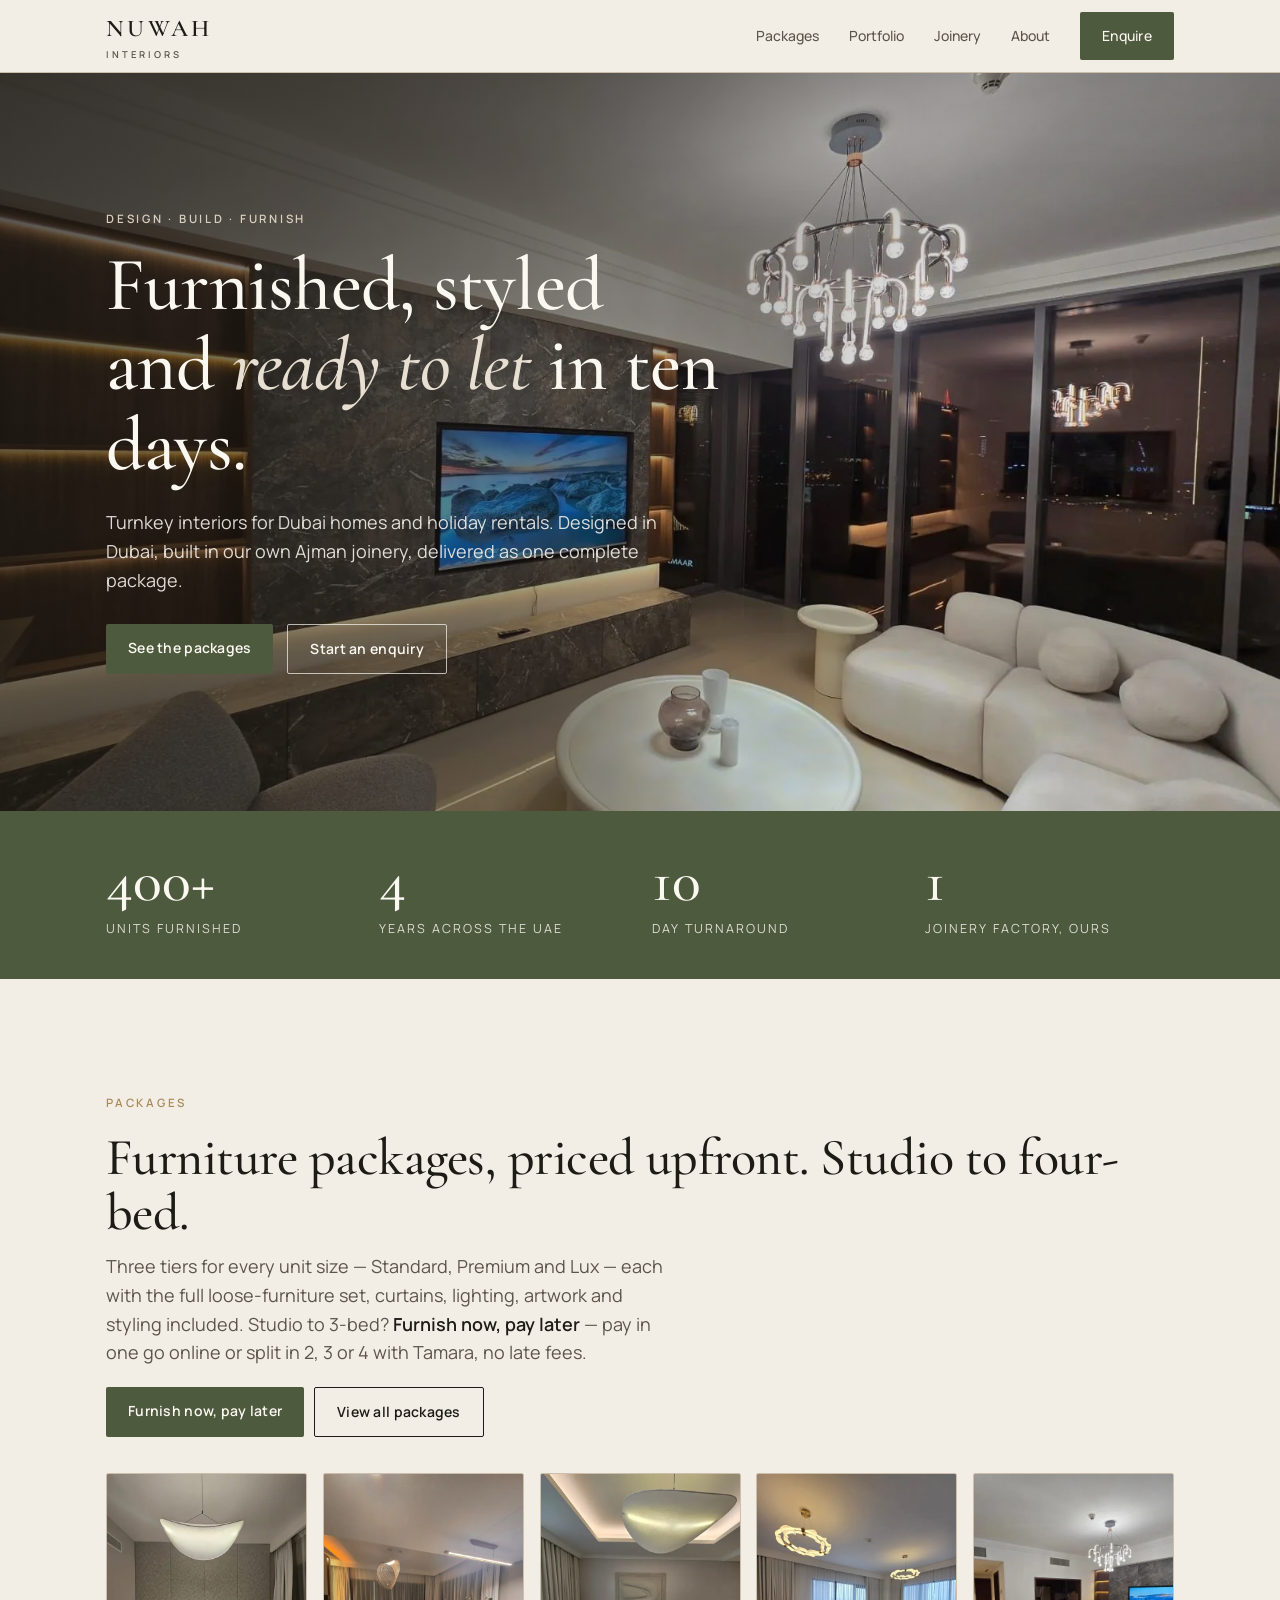
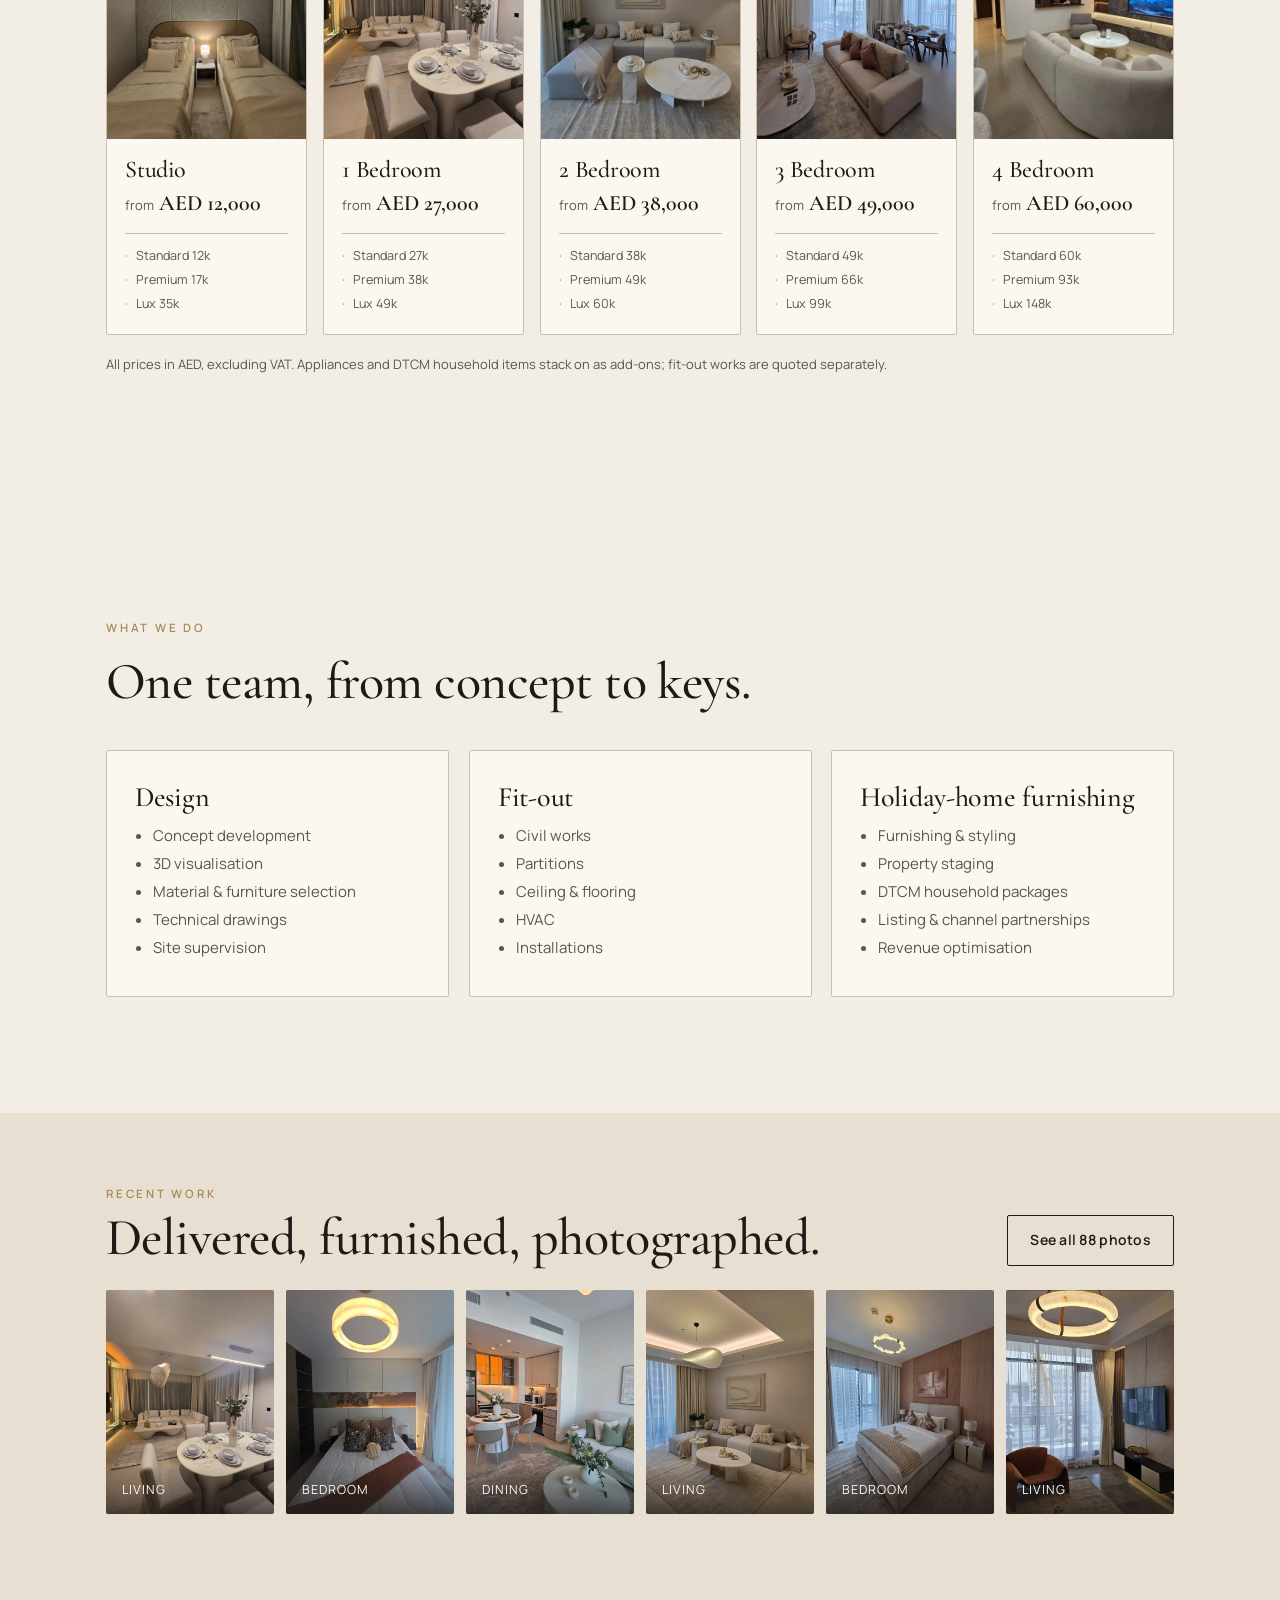
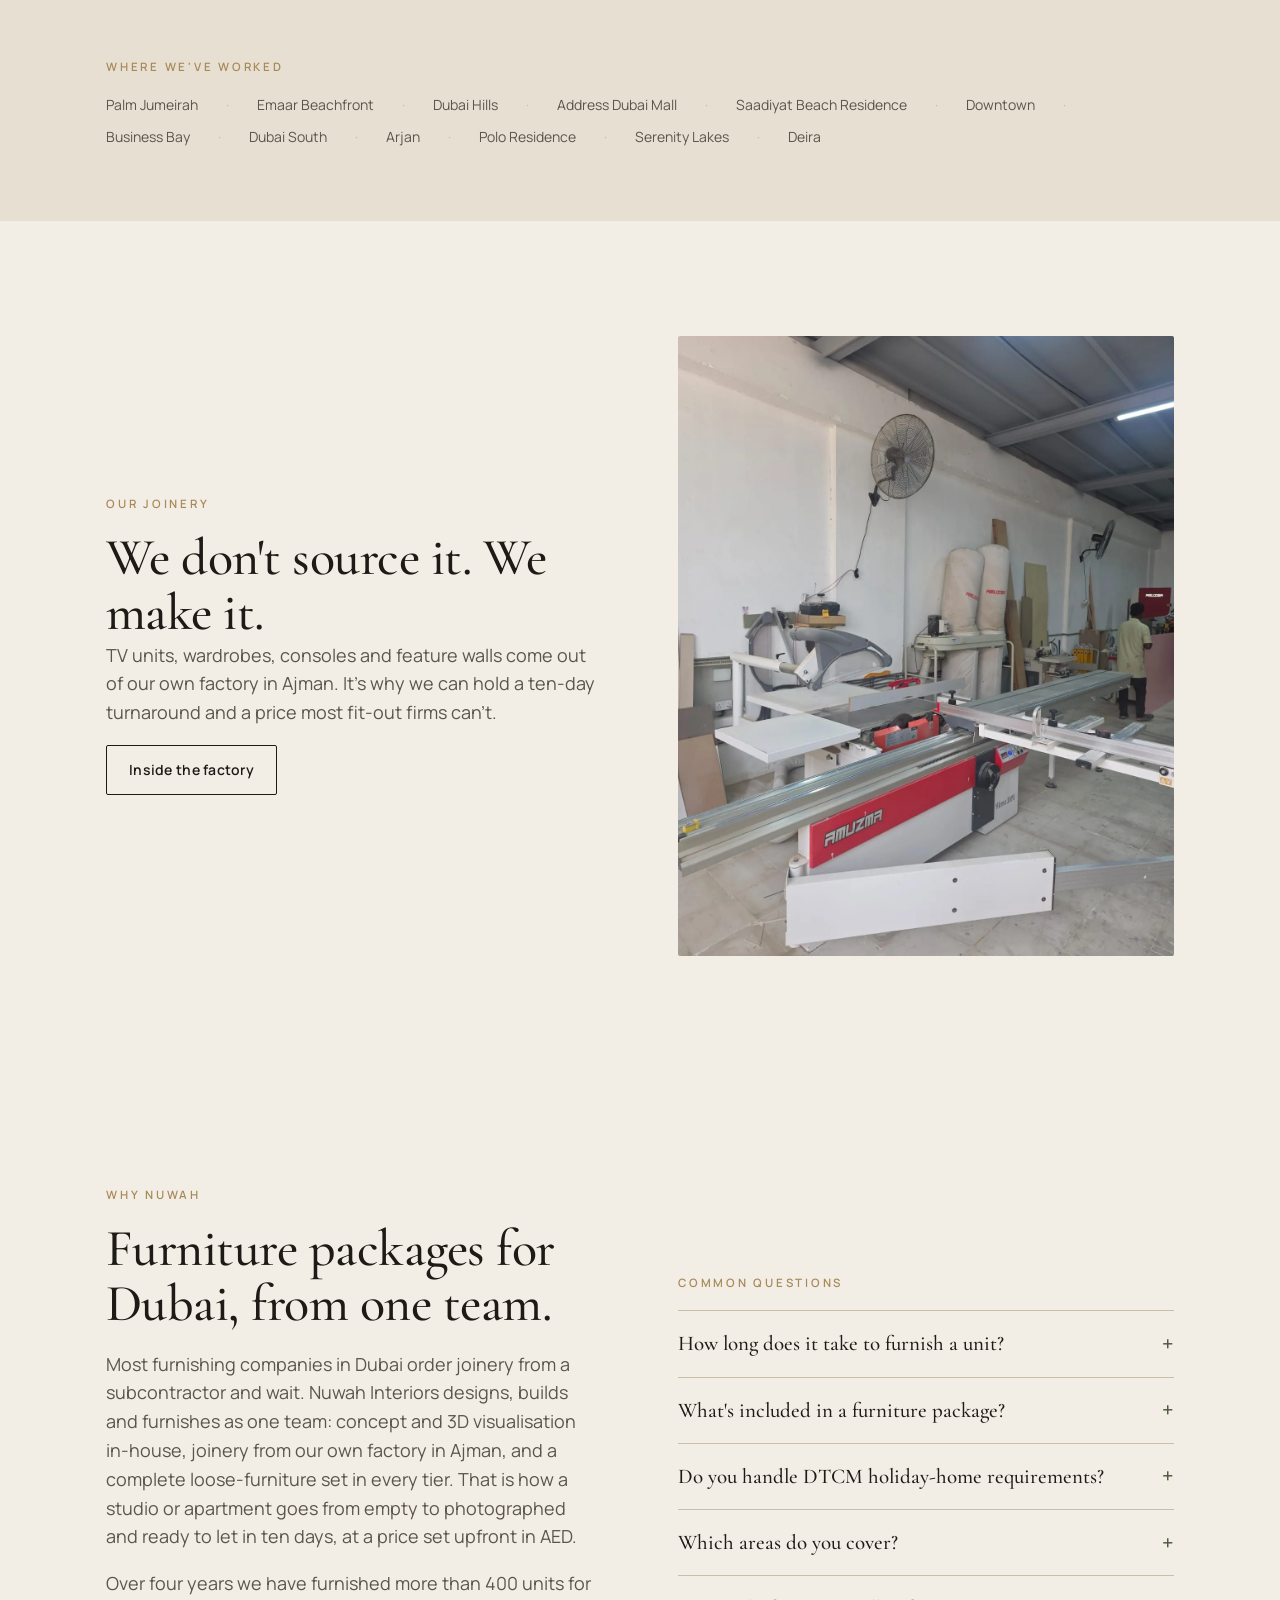
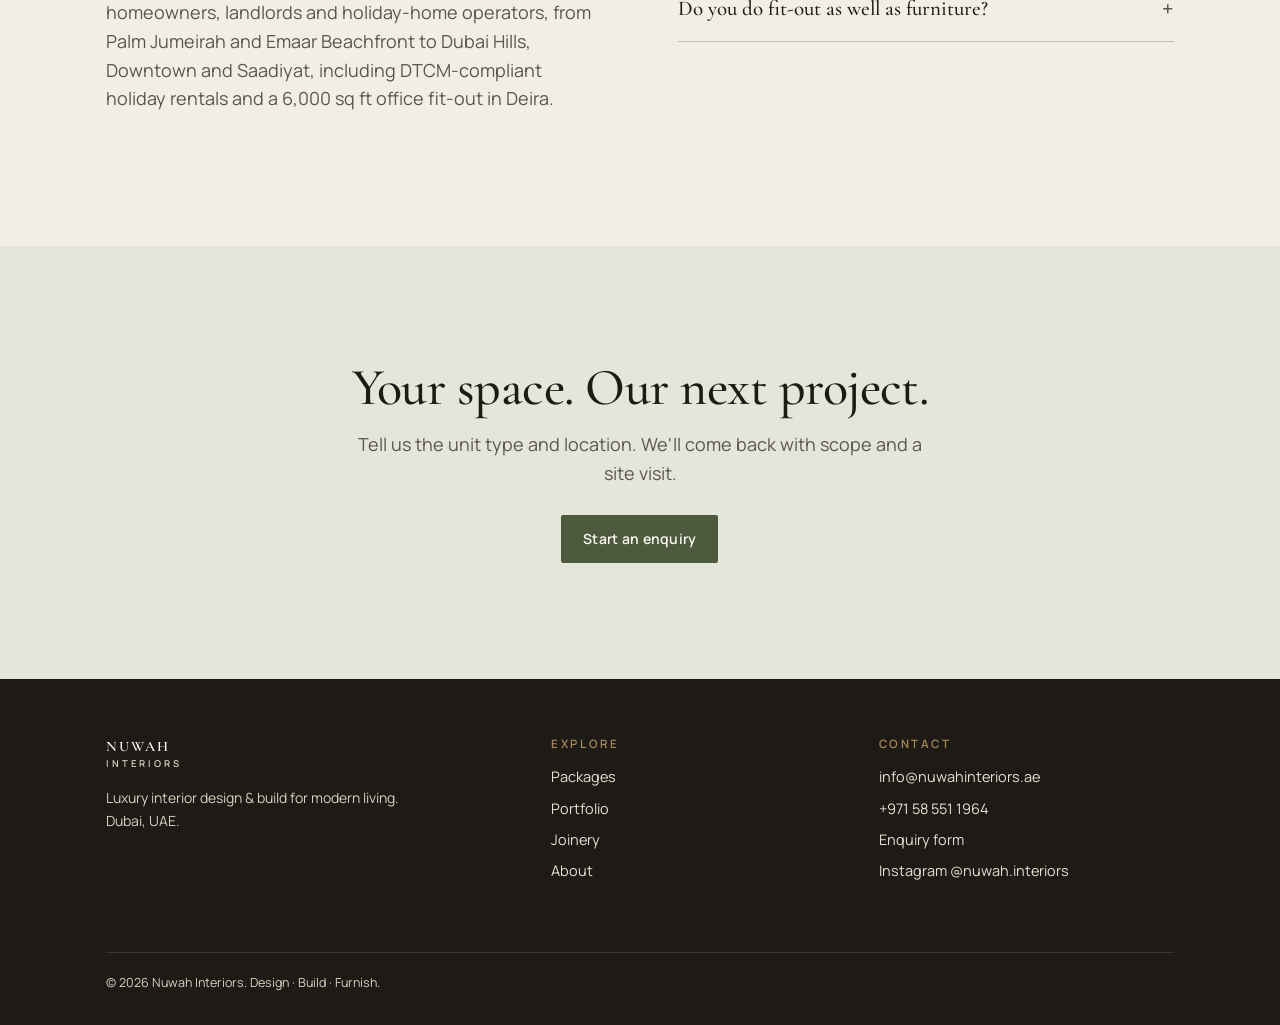
<file: index.html>
<!DOCTYPE html>
<html lang="en">
<head>
<meta charset="UTF-8" />
<meta name="viewport" content="width=device-width, initial-scale=1.0" />
<meta name="facebook-domain-verification" content="s7x1c79r17wj4gji55zvc1mp48q46c" />
<!-- ga:start -->
<script async src="https://www.googletagmanager.com/gtag/js?id=G-JV1L4W65VY"></script>
<script>window.dataLayer=window.dataLayer||[];function gtag(){dataLayer.push(arguments);}gtag('js',new Date());gtag('config','G-JV1L4W65VY');</script>
<!-- ga:end --><title>Nuwah Interiors — Furniture Packages &amp; Fit-Out, Dubai</title>
<meta name="description" content="Turnkey furniture packages, interior design and fit-out for Dubai homes and holiday rentals. 400+ units furnished, 10-day turnaround, own Ajman joinery." />
<link rel="preconnect" href="https://fonts.googleapis.com" />
<link rel="preconnect" href="https://fonts.gstatic.com" crossorigin />
<link rel="preload" as="style" href="https://fonts.googleapis.com/css2?family=Cormorant+Garamond:ital,wght@0,500;0,600;1,500&family=Manrope:wght@400;500;600;700&display=swap" /><link rel="stylesheet" href="https://fonts.googleapis.com/css2?family=Cormorant+Garamond:ital,wght@0,500;0,600;1,500&family=Manrope:wght@400;500;600;700&display=swap" media="print" onload="this.media='all'" /><noscript><link rel="stylesheet" href="https://fonts.googleapis.com/css2?family=Cormorant+Garamond:ital,wght@0,500;0,600;1,500&family=Manrope:wght@400;500;600;700&display=swap" /></noscript>
<link rel="stylesheet" href="/styles.min.css?v=202610292334" />
<!-- seo:start -->
<link rel="canonical" href="https://nuwahinteriors.ae/" />
<link rel="preload" as="image" href="/assets/web/work-15.webp" fetchpriority="high" />
<link rel="icon" href="/favicon.svg" type="image/svg+xml" />
<link rel="icon" href="/favicon-32.png" sizes="32x32" type="image/png" />
<link rel="apple-touch-icon" href="/apple-touch-icon.png" />
<meta name="theme-color" content="#4E5A3E" />
<meta property="og:type" content="website" />
<meta property="og:site_name" content="Nuwah Interiors" />
<meta property="og:locale" content="en_AE" />
<meta property="og:title" content="Nuwah Interiors — Furniture Packages &amp; Fit-Out, Dubai" />
<meta property="og:description" content="Turnkey furniture packages, interior design and fit-out for Dubai homes and holiday rentals. 400+ units furnished, 10-day turnaround, own Ajman joinery." />
<meta property="og:url" content="https://nuwahinteriors.ae/" />
<meta property="og:image" content="https://nuwahinteriors.ae/assets/web/og-image.jpg" />
<meta property="og:image:width" content="1200" />
<meta property="og:image:height" content="630" />
<meta property="og:image:alt" content="Living room furnished by Nuwah Interiors, Dubai" />
<meta name="twitter:card" content="summary_large_image" />
<meta name="twitter:title" content="Nuwah Interiors — Furniture Packages &amp; Fit-Out, Dubai" />
<meta name="twitter:description" content="Turnkey furniture packages, interior design and fit-out for Dubai homes and holiday rentals. 400+ units furnished, 10-day turnaround, own Ajman joinery." />
<meta name="twitter:image" content="https://nuwahinteriors.ae/assets/web/og-image.jpg" />
<script type="application/ld+json">[{"@context":"https://schema.org","@type":["LocalBusiness","HomeAndConstructionBusiness"],"@id":"https://nuwahinteriors.ae/#business","name":"Nuwah Interiors","legalName":"Nuwah Technical Services L.L.C","url":"https://nuwahinteriors.ae/","logo":"https://nuwahinteriors.ae/assets/web/logo-512.png","image":"https://nuwahinteriors.ae/assets/web/og-image.jpg","description":"Turnkey interior design, fit-out and furniture packages for homes and holiday rentals in Dubai. 400+ units furnished, 10-day turnaround, built in our own Ajman joinery.","telephone":"+971585511964","email":"info@nuwahinteriors.ae","address":{"@type":"PostalAddress","addressLocality":"Dubai","addressCountry":"AE"},"areaServed":[{"@type":"City","name":"Dubai"},{"@type":"City","name":"Abu Dhabi"},{"@type":"City","name":"Ajman"}],"founder":{"@type":"Person","name":"Halla Alfahmawi","jobTitle":"Founder & CEO"},"priceRange":"AED 12,000 - 148,000","sameAs":["https://www.instagram.com/nuwah.interiors/"],"knowsAbout":["Interior design","Fit-out","Furniture packages","Holiday home furnishing","Joinery"]},{"@context":"https://schema.org","@type":"WebSite","@id":"https://nuwahinteriors.ae/#website","url":"https://nuwahinteriors.ae/","name":"Nuwah Interiors","publisher":{"@id":"https://nuwahinteriors.ae/#business"}}]</script>
<!-- seo:end --><script src="/site.min.js?v=202610292334" defer></script>
</head>
<body>

<header class="nav">
  <div class="wrap">
    <a class="wordmark" href="/">Nuwah<small>Interiors</small></a>
    <button class="nav-toggle" aria-label="Menu" onclick="document.getElementById('links').classList.toggle('open')">☰</button>
    <ul class="links" id="links">
      <li><a href="/packages/">Packages</a></li>
      <li><a href="/portfolio/">Portfolio</a></li>
      <li><a href="/joinery/">Joinery</a></li>
      <li><a href="/about/">About</a></li>
      <li><a class="btn" href="/enquire/">Enquire</a></li>
    </ul>
  </div>
</header>

<section class="hero hero-bleed">
  <img class="hero-bg" src="/assets/web/work-15.webp" fetchpriority="high" width="1600" height="1200" alt="Living room with marble TV wall, chandelier and skyline view, furnished by Nuwah Interiors" />
  <div class="wrap">
    <div class="hero-copy">
      <p class="eyebrow">Design · Build · Furnish</p>
      <h1>Furnished, styled and <em>ready to let</em> in ten days.</h1>
      <p class="lede">Turnkey interiors for Dubai homes and holiday rentals. Designed in Dubai, built in our own Ajman joinery, delivered as one complete package.</p>
      <div class="hero-actions">
        <a class="btn" href="/packages/">See the packages</a>
        <a class="btn btn-ghost" href="/enquire/">Start an enquiry</a>
      </div>
    </div>
  </div>
</section>

<section class="band">
  <div class="wrap">
    <div class="stat"><div class="num">400+</div><div class="lbl">Units furnished</div></div>
    <div class="stat"><div class="num">4</div><div class="lbl">Years across the UAE</div></div>
    <div class="stat"><div class="num">10</div><div class="lbl">Day turnaround</div></div>
    <div class="stat"><div class="num">1</div><div class="lbl">Joinery factory, ours</div></div>
  </div>
</section>

<section class="section">
  <div class="wrap">
    <div style="display:flex;justify-content:space-between;align-items:flex-end;gap:20px;flex-wrap:wrap;margin-bottom:36px">
      <div>
        <p class="eyebrow">Packages</p>
        <h2 style="margin-bottom:12px">Furniture packages, priced upfront. Studio to four-bed.</h2>
        <p class="lede" style="margin:0">Three tiers for every unit size — Standard, Premium and Lux — each with the full loose-furniture set, curtains, lighting, artwork and styling included. Studio to 3-bed? <strong style="color:var(--ink);font-weight:600">Furnish now, pay later</strong> — pay in one go online or split in 2, 3 or 4 with Tamara, no late fees.</p>
      </div>
      <div style="display:flex;gap:10px;flex-wrap:wrap"><a class="btn" href="/book/">Furnish now, pay later</a><a class="btn btn-ghost" href="/packages/">View all packages</a></div>
    </div>
    <div class="pkgs">
      <a class="pkg" href="/packages/">
        <figure><img src="/assets/web/work-46-800.webp" alt="Furnished studio bedroom by Nuwah Interiors" loading="lazy" /></figure>
        <div class="pkg-body">
          <h3>Studio</h3>
          <div class="pkg-from">from <strong>AED 12,000</strong></div>
          <div class="pkg-tiers"><span>Standard 12k</span><span>Premium 17k</span><span>Lux 35k</span></div>
        </div>
      </a>
      <a class="pkg" href="/packages/">
        <figure><img src="/assets/web/work-01-800.webp" alt="Furnished one-bedroom living and dining by Nuwah Interiors" loading="lazy" /></figure>
        <div class="pkg-body">
          <h3>1 Bedroom</h3>
          <div class="pkg-from">from <strong>AED 27,000</strong></div>
          <div class="pkg-tiers"><span>Standard 27k</span><span>Premium 38k</span><span>Lux 49k</span></div>
        </div>
      </a>
      <a class="pkg" href="/packages/">
        <figure><img src="/assets/web/work-03-800.webp" alt="Furnished two-bedroom living room by Nuwah Interiors" loading="lazy" /></figure>
        <div class="pkg-body">
          <h3>2 Bedroom</h3>
          <div class="pkg-from">from <strong>AED 38,000</strong></div>
          <div class="pkg-tiers"><span>Standard 38k</span><span>Premium 49k</span><span>Lux 60k</span></div>
        </div>
      </a>
      <a class="pkg" href="/packages/">
        <figure><img src="/assets/web/work-08-800.webp" alt="Furnished three-bedroom living and dining by Nuwah Interiors" loading="lazy" /></figure>
        <div class="pkg-body">
          <h3>3 Bedroom</h3>
          <div class="pkg-from">from <strong>AED 49,000</strong></div>
          <div class="pkg-tiers"><span>Standard 49k</span><span>Premium 66k</span><span>Lux 99k</span></div>
        </div>
      </a>
      <a class="pkg" href="/packages/">
        <figure><img src="/assets/web/work-11-800.webp" alt="Furnished four-bedroom living room by Nuwah Interiors" loading="lazy" /></figure>
        <div class="pkg-body">
          <h3>4 Bedroom</h3>
          <div class="pkg-from">from <strong>AED 60,000</strong></div>
          <div class="pkg-tiers"><span>Standard 60k</span><span>Premium 93k</span><span>Lux 148k</span></div>
        </div>
      </a>
    </div>
    <p class="hint" style="margin-top:18px">All prices in AED, excluding VAT. Appliances and DTCM household items stack on as add-ons; fit-out works are quoted separately.</p>
  </div>
</section>

<section class="section">
  <div class="wrap">
    <p class="eyebrow">What we do</p>
    <h2 style="margin-bottom:40px">One team, from concept to keys.</h2>
    <div class="grid-3">
      <div class="card">
        <h3>Design</h3>
        <ul>
          <li>Concept development</li>
          <li>3D visualisation</li>
          <li>Material &amp; furniture selection</li>
          <li>Technical drawings</li>
          <li>Site supervision</li>
        </ul>
      </div>
      <div class="card">
        <h3>Fit-out</h3>
        <ul>
          <li>Civil works</li>
          <li>Partitions</li>
          <li>Ceiling &amp; flooring</li>
          <li>HVAC</li>
          <li>Installations</li>
        </ul>
      </div>
      <div class="card">
        <h3>Holiday-home furnishing</h3>
        <ul>
          <li>Furnishing &amp; styling</li>
          <li>Property staging</li>
          <li>DTCM household packages</li>
          <li>Listing &amp; channel partnerships</li>
          <li>Revenue optimisation</li>
        </ul>
      </div>
    </div>
  </div>
</section>

<section class="section-tight" style="background:var(--sand)">
  <div class="wrap">
    <div style="display:flex;justify-content:space-between;align-items:flex-end;gap:20px;flex-wrap:wrap;margin-bottom:24px">
      <div><p class="eyebrow" style="margin-bottom:8px">Recent work</p><h2>Delivered, furnished, photographed.</h2></div>
      <a class="btn btn-ghost" href="/portfolio/">See all 88 photos</a>
    </div>
    <div class="gallery home-gallery">
      <a href="/portfolio/"><figure><img src="/assets/web/work-01-800.webp" alt="Living room with sculptural pendant" loading="lazy" /><figcaption>Living</figcaption></figure></a>
      <a href="/portfolio/"><figure><img src="/assets/web/work-43-800.webp" alt="Bedroom with mural headboard" loading="lazy" /><figcaption>Bedroom</figcaption></figure></a>
      <a href="/portfolio/"><figure><img src="/assets/web/work-66-800.webp" alt="Dining and kitchen" loading="lazy" /><figcaption>Dining</figcaption></figure></a>
      <a href="/portfolio/"><figure><img src="/assets/web/work-04-800.webp" alt="Living room with sectional sofa and coffee table" loading="lazy" /><figcaption>Living</figcaption></figure></a>
      <a href="/portfolio/"><figure><img src="/assets/web/work-44-800.webp" alt="Bedroom with wood feature wall" loading="lazy" /><figcaption>Bedroom</figcaption></figure></a>
      <a href="/portfolio/"><figure><img src="/assets/web/work-02-800.webp" alt="Living room with TV wall" loading="lazy" /><figcaption>Living</figcaption></figure></a>
    </div>
  </div>
</section>

<section class="section-tight" style="background:var(--sand)">
  <div class="wrap">
    <p class="eyebrow">Where we've worked</p>
    <div class="strip">
      <span>Palm Jumeirah</span><span>Emaar Beachfront</span><span>Dubai Hills</span><span>Address Dubai Mall</span>
      <span>Saadiyat Beach Residence</span><span>Downtown</span><span>Business Bay</span><span>Dubai South</span>
      <span>Arjan</span><span>Polo Residence</span><span>Serenity Lakes</span><span>Deira</span>
    </div>
  </div>
</section>

<section class="section">
  <div class="wrap split rev">
    <div class="img"><img src="/assets/web/factory-01.webp" loading="lazy" alt="Nuwah joinery factory in Ajman" /></div>
    <div>
      <p class="eyebrow">Our joinery</p>
      <h2>We don't source it. We make it.</h2>
      <p class="lede">TV units, wardrobes, consoles and feature walls come out of our own factory in Ajman. It's why we can hold a ten-day turnaround and a price most fit-out firms can't.</p>
      <a class="btn btn-ghost" href="/joinery/">Inside the factory</a>
    </div>
  </div>
</section>

<!-- why:start -->
<section class="section">
  <div class="wrap split">
    <div>
      <p class="eyebrow">Why Nuwah</p>
      <h2 style="margin-bottom:18px">Furniture packages for Dubai, from one team.</h2>
      <p class="lede">Most furnishing companies in Dubai order joinery from a subcontractor and wait. Nuwah Interiors designs, builds and furnishes as one team: concept and 3D visualisation in-house, joinery from our own factory in Ajman, and a complete loose-furniture set in every tier. That is how a studio or apartment goes from empty to photographed and ready to let in ten days, at a price set upfront in AED.</p>
      <p class="lede">Over four years we have furnished more than 400 units for homeowners, landlords and holiday-home operators, from Palm Jumeirah and Emaar Beachfront to Dubai Hills, Downtown and Saadiyat, including DTCM-compliant holiday rentals and a 6,000 sq ft office fit-out in Deira.</p>
    </div>
    <div>
      <p class="eyebrow">Common questions</p>
      <details class="faq"><summary>How long does it take to furnish a unit?</summary><p>Ten days from confirmation for a standard apartment. Because the joinery is built in our own Ajman factory, we're not waiting on subcontractors.</p></details>
      <details class="faq"><summary>What's included in a furniture package?</summary><p>The full loose-furniture set for every room: bed and mattress, linen, sofa, dining, curtains, carpet, lighting, artwork and styling. Standard, Premium and Lux differ in furniture grade, finishes and the feature-wall treatment. Fit-out works are quoted separately.</p></details>
      <details class="faq"><summary>Do you handle DTCM holiday-home requirements?</summary><p>Yes. Our household and DTCM add-on covers everything an inspection expects, from kitchenware and safe box to first-aid kit and iron board, and we furnish to holiday-home standard.</p></details>
      <details class="faq"><summary>Which areas do you cover?</summary><p>All of Dubai and Abu Dhabi. Recent projects include Palm Jumeirah, Emaar Beachfront, Dubai Hills, Downtown, Business Bay, Dubai South and Saadiyat.</p></details>
      <details class="faq"><summary>Do you do fit-out as well as furniture?</summary><p>Yes. Civil works, partitions, ceilings, flooring, HVAC and installations, with design, 3D visualisation and technical drawings from the same team, so one contractor takes the unit from concept to keys.</p></details>
    </div>
  </div>
</section>
<script type="application/ld+json">{"@context":"https://schema.org","@type":"FAQPage","mainEntity":[{"@type":"Question","name":"How long does it take to furnish a unit?","acceptedAnswer":{"@type":"Answer","text":"Ten days from confirmation for a standard apartment. Because the joinery is built in our own Ajman factory, we're not waiting on subcontractors."}},{"@type":"Question","name":"What's included in a furniture package?","acceptedAnswer":{"@type":"Answer","text":"The full loose-furniture set for every room: bed and mattress, linen, sofa, dining, curtains, carpet, lighting, artwork and styling. Standard, Premium and Lux differ in furniture grade, finishes and the feature-wall treatment. Fit-out works are quoted separately."}},{"@type":"Question","name":"Do you handle DTCM holiday-home requirements?","acceptedAnswer":{"@type":"Answer","text":"Yes. Our household and DTCM add-on covers everything an inspection expects, from kitchenware and safe box to first-aid kit and iron board, and we furnish to holiday-home standard."}},{"@type":"Question","name":"Which areas do you cover?","acceptedAnswer":{"@type":"Answer","text":"All of Dubai and Abu Dhabi. Recent projects include Palm Jumeirah, Emaar Beachfront, Dubai Hills, Downtown, Business Bay, Dubai South and Saadiyat."}},{"@type":"Question","name":"Do you do fit-out as well as furniture?","acceptedAnswer":{"@type":"Answer","text":"Yes. Civil works, partitions, ceilings, flooring, HVAC and installations, with design, 3D visualisation and technical drawings from the same team, so one contractor takes the unit from concept to keys."}}]}</script>
<!-- why:end --><section class="section" style="background:var(--olive-tint)">
  <div class="wrap" style="text-align:center">
    <h2 style="margin-bottom:14px">Your space. Our next project.</h2>
    <p class="lede" style="margin:0 auto 28px">Tell us the unit type and location. We'll come back with scope and a site visit.</p>
    <a class="btn" href="/enquire/">Start an enquiry</a>
  </div>
</section>

<footer class="footer">
  <div class="wrap">
    <div>
      <a class="wordmark" href="/">Nuwah<small>Interiors</small></a>
      <p style="margin-top:16px">Luxury interior design &amp; build for modern living. Dubai, UAE.</p>
    </div>
    <div>
      <div class="fh">Explore</div>
      <a href="/packages/">Packages</a><a href="/portfolio/">Portfolio</a><a href="/joinery/">Joinery</a><a href="/about/">About</a>
    </div>
    <div>
      <div class="fh">Contact</div>
      <a href="mailto:info@nuwahinteriors.ae">info@nuwahinteriors.ae</a>
      <a href="tel:+971585511964">+971 58 551 1964</a>
      <a href="/enquire/">Enquiry form</a><a href="https://www.instagram.com/nuwah.interiors/" target="_blank" rel="noopener">Instagram @nuwah.interiors</a>
    </div>
    <div class="copy">© 2026 Nuwah Interiors. Design · Build · Furnish.</div>
  </div>
</footer>

</body>
</html>
</file>
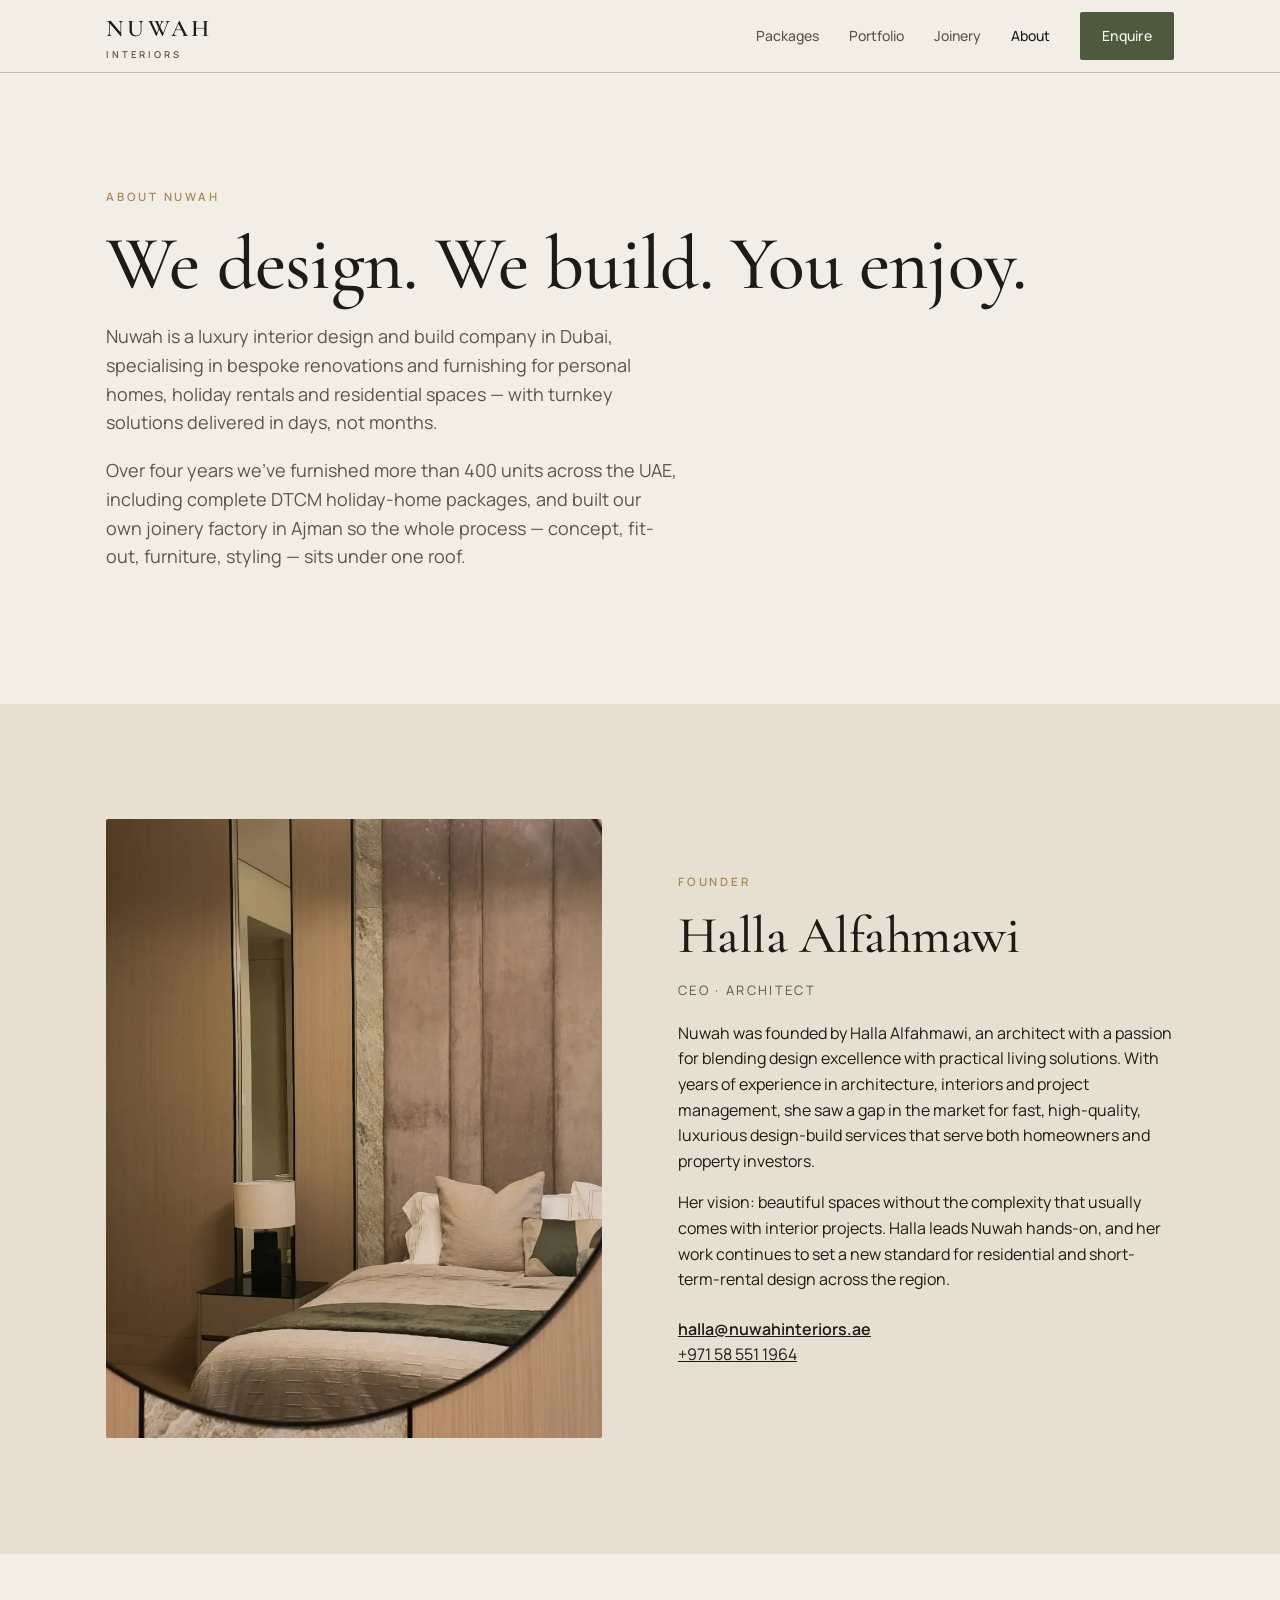
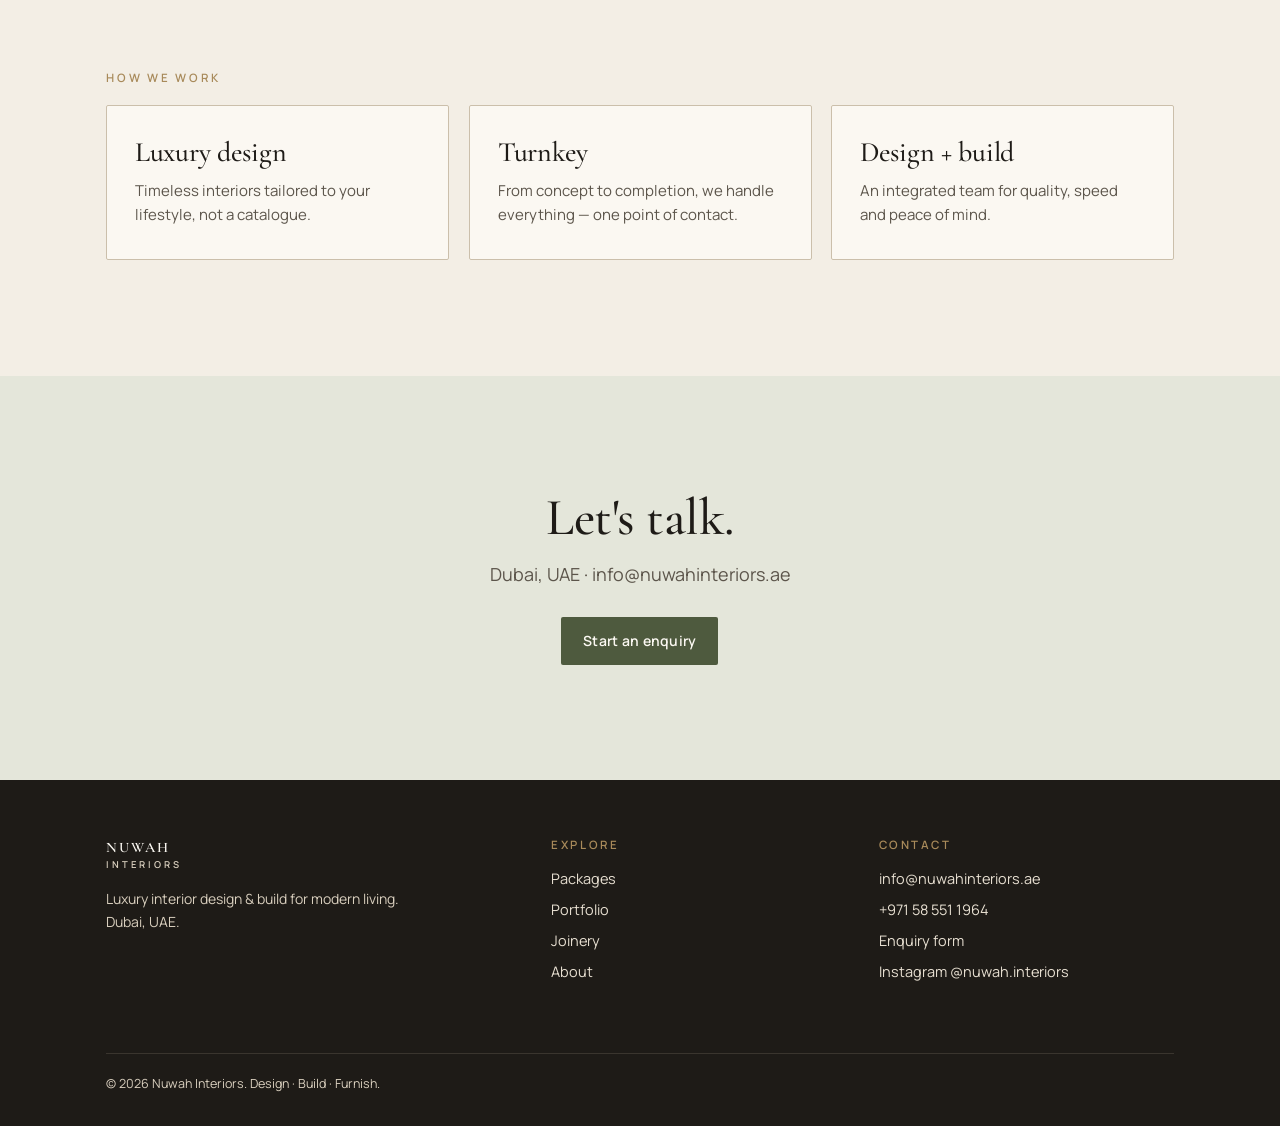
<file: about/index.html>
<!DOCTYPE html>
<html lang="en">
<head>
<meta charset="UTF-8" />
<meta name="viewport" content="width=device-width, initial-scale=1.0" />
<!-- ga:start -->
<script async src="https://www.googletagmanager.com/gtag/js?id=G-JV1L4W65VY"></script>
<script>window.dataLayer=window.dataLayer||[];function gtag(){dataLayer.push(arguments);}gtag('js',new Date());gtag('config','G-JV1L4W65VY');</script>
<!-- ga:end --><title>About Nuwah Interiors — Design, Build &amp; Furnish, Dubai</title>
<meta name="description" content="Founded by architect Halla Alfahmawi, Nuwah Interiors delivers fast, high-quality design-build and furnishing for homeowners and property investors in the UAE." />
<link rel="preconnect" href="https://fonts.googleapis.com" />
<link rel="preconnect" href="https://fonts.gstatic.com" crossorigin />
<link rel="preload" as="style" href="https://fonts.googleapis.com/css2?family=Cormorant+Garamond:ital,wght@0,500;0,600;1,500&family=Manrope:wght@400;500;600;700&display=swap" /><link rel="stylesheet" href="https://fonts.googleapis.com/css2?family=Cormorant+Garamond:ital,wght@0,500;0,600;1,500&family=Manrope:wght@400;500;600;700&display=swap" media="print" onload="this.media='all'" /><noscript><link rel="stylesheet" href="https://fonts.googleapis.com/css2?family=Cormorant+Garamond:ital,wght@0,500;0,600;1,500&family=Manrope:wght@400;500;600;700&display=swap" /></noscript>
<link rel="stylesheet" href="/styles.min.css?v=202610292334" />
<!-- seo:start -->
<link rel="canonical" href="https://nuwahinteriors.ae/about/" />
<link rel="icon" href="/favicon.svg" type="image/svg+xml" />
<link rel="icon" href="/favicon-32.png" sizes="32x32" type="image/png" />
<link rel="apple-touch-icon" href="/apple-touch-icon.png" />
<meta name="theme-color" content="#4E5A3E" />
<meta property="og:type" content="website" />
<meta property="og:site_name" content="Nuwah Interiors" />
<meta property="og:locale" content="en_AE" />
<meta property="og:title" content="About Nuwah Interiors — Design, Build &amp; Furnish, Dubai" />
<meta property="og:description" content="Founded by architect Halla Alfahmawi, Nuwah Interiors delivers fast, high-quality design-build and furnishing for homeowners and property investors in the UAE." />
<meta property="og:url" content="https://nuwahinteriors.ae/about/" />
<meta property="og:image" content="https://nuwahinteriors.ae/assets/web/og-image.jpg" />
<meta property="og:image:width" content="1200" />
<meta property="og:image:height" content="630" />
<meta property="og:image:alt" content="Living room furnished by Nuwah Interiors, Dubai" />
<meta name="twitter:card" content="summary_large_image" />
<meta name="twitter:title" content="About Nuwah Interiors — Design, Build &amp; Furnish, Dubai" />
<meta name="twitter:description" content="Founded by architect Halla Alfahmawi, Nuwah Interiors delivers fast, high-quality design-build and furnishing for homeowners and property investors in the UAE." />
<meta name="twitter:image" content="https://nuwahinteriors.ae/assets/web/og-image.jpg" />
<script type="application/ld+json">{"@context":"https://schema.org","@type":["LocalBusiness","HomeAndConstructionBusiness"],"@id":"https://nuwahinteriors.ae/#business","name":"Nuwah Interiors","legalName":"Nuwah Technical Services L.L.C","url":"https://nuwahinteriors.ae/","logo":"https://nuwahinteriors.ae/assets/web/logo-512.png","image":"https://nuwahinteriors.ae/assets/web/og-image.jpg","description":"Turnkey interior design, fit-out and furniture packages for homes and holiday rentals in Dubai. 400+ units furnished, 10-day turnaround, built in our own Ajman joinery.","telephone":"+971585511964","email":"info@nuwahinteriors.ae","address":{"@type":"PostalAddress","addressLocality":"Dubai","addressCountry":"AE"},"areaServed":[{"@type":"City","name":"Dubai"},{"@type":"City","name":"Abu Dhabi"},{"@type":"City","name":"Ajman"}],"founder":{"@type":"Person","name":"Halla Alfahmawi","jobTitle":"Founder & CEO"},"priceRange":"AED 12,000 - 148,000","sameAs":["https://www.instagram.com/nuwah.interiors/"],"knowsAbout":["Interior design","Fit-out","Furniture packages","Holiday home furnishing","Joinery"]}</script>
<!-- seo:end --><script src="/site.min.js?v=202610292334" defer></script>
</head>
<body>

<header class="nav">
  <div class="wrap">
    <a class="wordmark" href="/">Nuwah<small>Interiors</small></a>
    <button class="nav-toggle" aria-label="Menu" onclick="document.getElementById('links').classList.toggle('open')">☰</button>
    <ul class="links" id="links">
      <li><a href="/packages/">Packages</a></li>
      <li><a href="/portfolio/">Portfolio</a></li>
      <li><a href="/joinery/">Joinery</a></li>
      <li><a class="active" href="/about/">About</a></li>
      <li><a class="btn" href="/enquire/">Enquire</a></li>
    </ul>
  </div>
</header>

<section class="section">
  <div class="wrap">
    <p class="eyebrow">About Nuwah</p>
    <h1 style="margin-bottom:18px">We design. We build. You enjoy.</h1>
    <p class="lede">Nuwah is a luxury interior design and build company in Dubai, specialising in bespoke renovations and furnishing for personal homes, holiday rentals and residential spaces — with turnkey solutions delivered in days, not months.</p>
    <p class="lede">Over four years we've furnished more than 400 units across the UAE, including complete DTCM holiday-home packages, and built our own joinery factory in Ajman so the whole process — concept, fit-out, furniture, styling — sits under one roof.</p>
  </div>
</section>

<section class="section" style="background:var(--sand)">
  <div class="wrap split">
    <div class="img"><img src="/assets/web/space-10.webp" alt="Interior by Nuwah" /></div>
    <div>
      <p class="eyebrow">Founder</p>
      <h2 style="margin-bottom:16px">Halla Alfahmawi</h2>
      <p style="font-size:13px;letter-spacing:.18em;text-transform:uppercase;color:var(--ink-soft);margin-bottom:20px">CEO · Architect</p>
      <p>Nuwah was founded by Halla Alfahmawi, an architect with a passion for blending design excellence with practical living solutions. With years of experience in architecture, interiors and project management, she saw a gap in the market for fast, high-quality, luxurious design-build services that serve both homeowners and property investors.</p>
      <p>Her vision: beautiful spaces without the complexity that usually comes with interior projects. Halla leads Nuwah hands-on, and her work continues to set a new standard for residential and short-term-rental design across the region.</p>
      <p style="margin-top:24px"><a href="mailto:halla@nuwahinteriors.ae" style="font-weight:600">halla@nuwahinteriors.ae</a><br /><a href="tel:+971585511964">+971 58 551 1964</a></p>
    </div>
  </div>
</section>

<section class="section">
  <div class="wrap">
    <p class="eyebrow">How we work</p>
    <div class="grid-3">
      <div class="card"><h3>Luxury design</h3><p style="color:var(--ink-soft);font-size:15px;margin:0">Timeless interiors tailored to your lifestyle, not a catalogue.</p></div>
      <div class="card"><h3>Turnkey</h3><p style="color:var(--ink-soft);font-size:15px;margin:0">From concept to completion, we handle everything — one point of contact.</p></div>
      <div class="card"><h3>Design + build</h3><p style="color:var(--ink-soft);font-size:15px;margin:0">An integrated team for quality, speed and peace of mind.</p></div>
    </div>
  </div>
</section>

<section class="section" style="background:var(--olive-tint)">
  <div class="wrap" style="text-align:center">
    <h2 style="margin-bottom:14px">Let's talk.</h2>
    <p class="lede" style="margin:0 auto 28px">Dubai, UAE · info@nuwahinteriors.ae</p>
    <a class="btn" href="/enquire/">Start an enquiry</a>
  </div>
</section>

<footer class="footer">
  <div class="wrap">
    <div><a class="wordmark" href="/">Nuwah<small>Interiors</small></a><p style="margin-top:16px">Luxury interior design &amp; build for modern living. Dubai, UAE.</p></div>
    <div><div class="fh">Explore</div><a href="/packages/">Packages</a><a href="/portfolio/">Portfolio</a><a href="/joinery/">Joinery</a><a href="/about/">About</a></div>
    <div><div class="fh">Contact</div><a href="mailto:info@nuwahinteriors.ae">info@nuwahinteriors.ae</a><a href="tel:+971585511964">+971 58 551 1964</a><a href="/enquire/">Enquiry form</a><a href="https://www.instagram.com/nuwah.interiors/" target="_blank" rel="noopener">Instagram @nuwah.interiors</a></div>
    <div class="copy">© 2026 Nuwah Interiors. Design · Build · Furnish.</div>
  </div>
</footer>

</body>
</html>
</file>
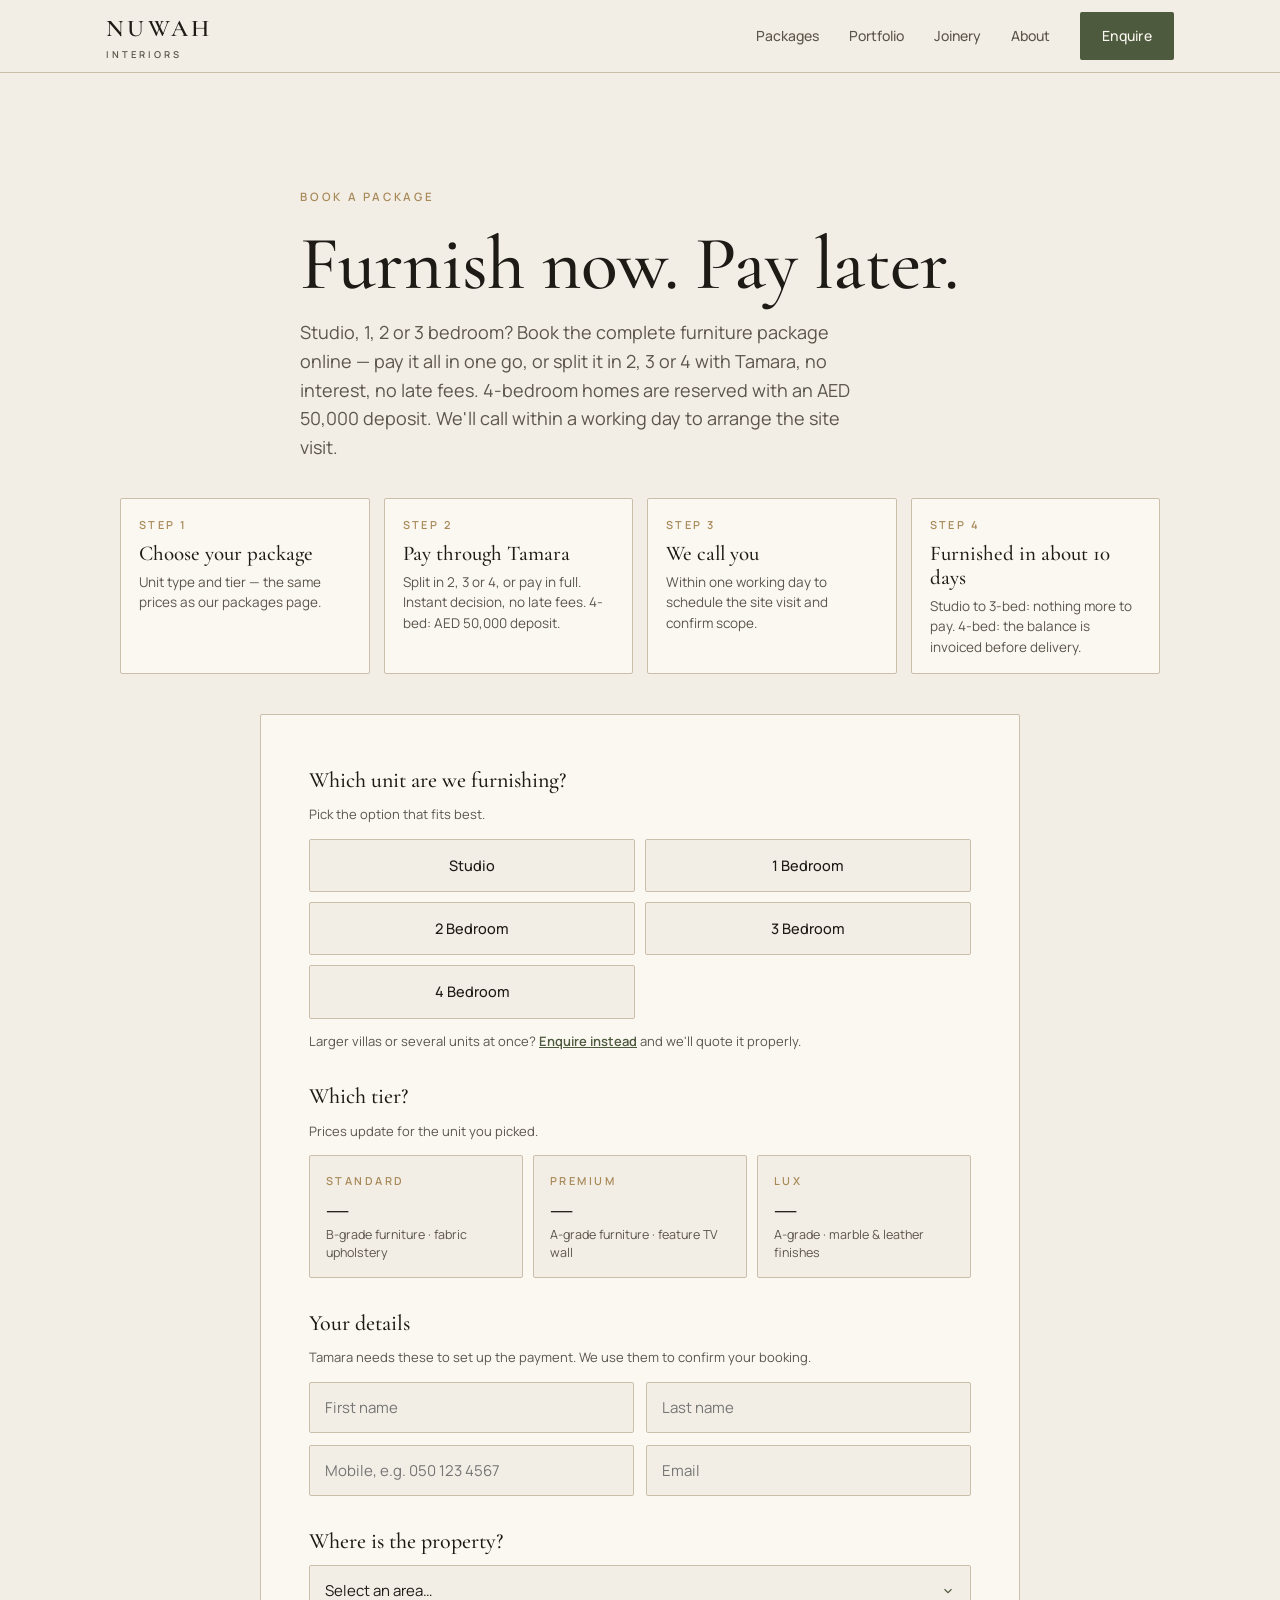
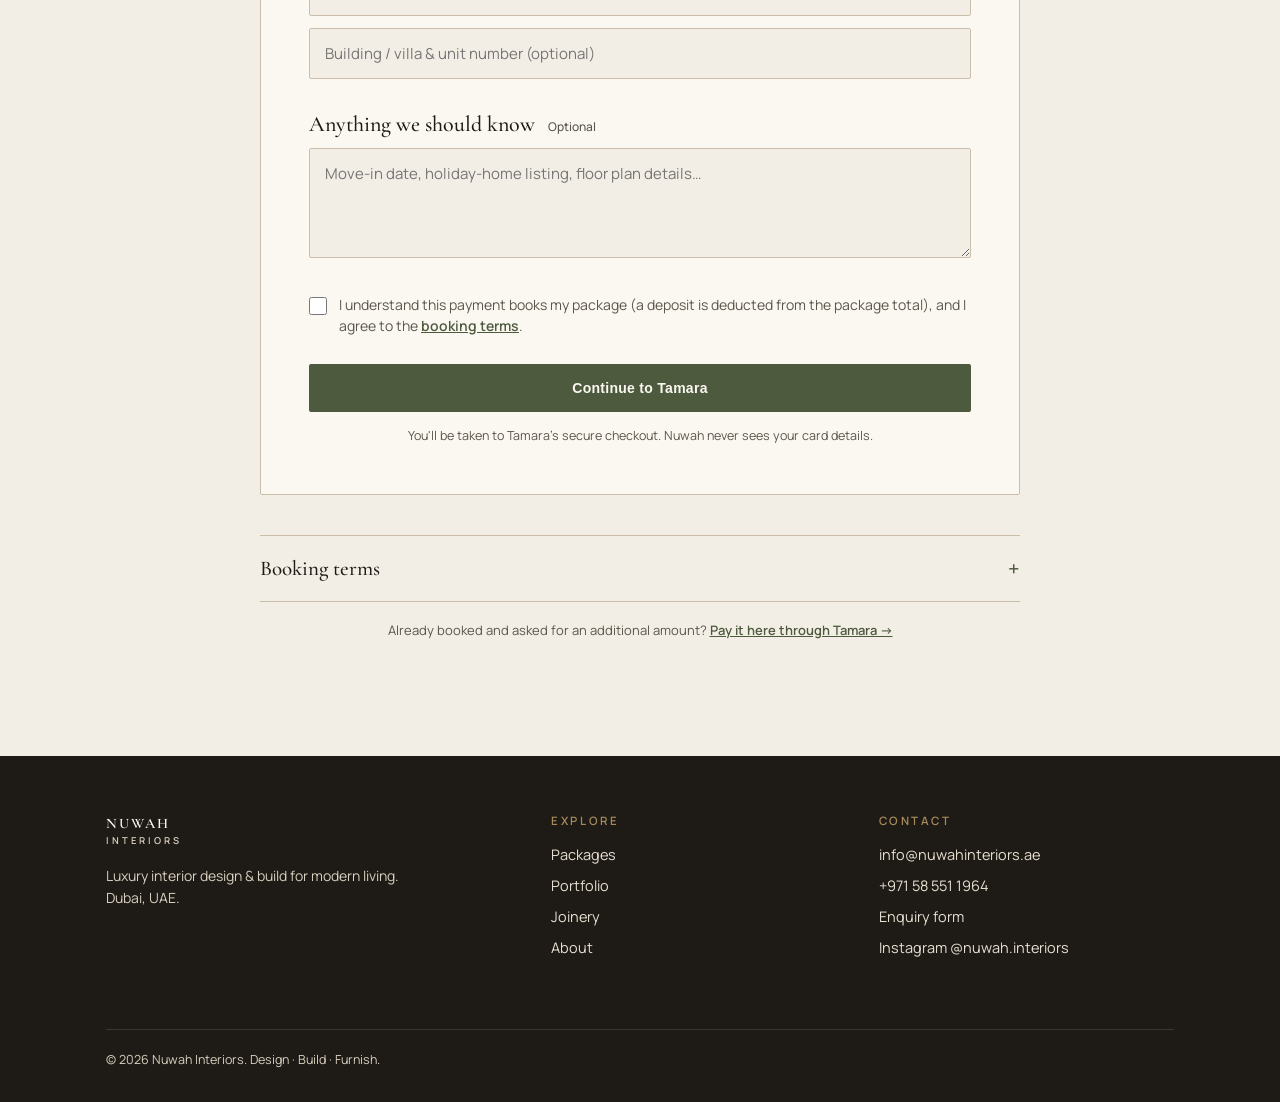
<file: book/index.html>
<!DOCTYPE html>
<html lang="en">
<head>
<meta charset="UTF-8" />
<meta name="viewport" content="width=device-width, initial-scale=1.0" />
<!-- ga:start -->
<script async src="https://www.googletagmanager.com/gtag/js?id=G-JV1L4W65VY"></script>
<script>window.dataLayer=window.dataLayer||[];function gtag(){dataLayer.push(arguments);}gtag('js',new Date());gtag('config','G-JV1L4W65VY');</script>
<!-- ga:end --><title>Furnish Now, Pay Later with Tamara | Nuwah Interiors</title>
<meta name="description" content="Studio to 3-bedroom? Book your complete Nuwah furniture package through Tamara and split it in 2, 3 or 4 with no late fees. 4-bedroom homes reserve with an AED 50,000 deposit. Dubai, UAE." />
<link rel="preconnect" href="https://fonts.googleapis.com" />
<link rel="preconnect" href="https://fonts.gstatic.com" crossorigin />
<link rel="preload" as="style" href="https://fonts.googleapis.com/css2?family=Cormorant+Garamond:ital,wght@0,500;0,600;1,500&family=Manrope:wght@400;500;600;700&display=swap" /><link rel="stylesheet" href="https://fonts.googleapis.com/css2?family=Cormorant+Garamond:ital,wght@0,500;0,600;1,500&family=Manrope:wght@400;500;600;700&display=swap" media="print" onload="this.media='all'" /><noscript><link rel="stylesheet" href="https://fonts.googleapis.com/css2?family=Cormorant+Garamond:ital,wght@0,500;0,600;1,500&family=Manrope:wght@400;500;600;700&display=swap" /></noscript>
<link rel="stylesheet" href="/styles.min.css?v=202610292334" />
<!-- seo:start -->
<link rel="canonical" href="https://nuwahinteriors.ae/book/" />
<link rel="icon" href="/favicon.svg" type="image/svg+xml" />
<link rel="icon" href="/favicon-32.png" sizes="32x32" type="image/png" />
<link rel="apple-touch-icon" href="/apple-touch-icon.png" />
<meta name="theme-color" content="#4E5A3E" />
<meta property="og:type" content="website" />
<meta property="og:site_name" content="Nuwah Interiors" />
<meta property="og:locale" content="en_AE" />
<meta property="og:title" content="Furnish Now, Pay Later with Tamara | Nuwah Interiors" />
<meta property="og:description" content="Studio to 3-bedroom? Book your complete Nuwah furniture package through Tamara and split it in 2, 3 or 4 with no late fees. 4-bedroom homes reserve with an AED 50,000 deposit. Dubai, UAE." />
<meta property="og:url" content="https://nuwahinteriors.ae/book/" />
<meta property="og:image" content="https://nuwahinteriors.ae/assets/web/og-image.jpg" />
<meta property="og:image:width" content="1200" />
<meta property="og:image:height" content="630" />
<meta property="og:image:alt" content="Living room furnished by Nuwah Interiors, Dubai" />
<meta name="twitter:card" content="summary_large_image" />
<meta name="twitter:title" content="Furnish Now, Pay Later with Tamara | Nuwah Interiors" />
<meta name="twitter:description" content="Studio to 3-bedroom? Book your complete Nuwah furniture package through Tamara and split it in 2, 3 or 4 with no late fees. 4-bedroom homes reserve with an AED 50,000 deposit. Dubai, UAE." />
<meta name="twitter:image" content="https://nuwahinteriors.ae/assets/web/og-image.jpg" />
<script type="application/ld+json">{"@context":"https://schema.org","@type":["LocalBusiness","HomeAndConstructionBusiness"],"@id":"https://nuwahinteriors.ae/#business","name":"Nuwah Interiors","legalName":"Nuwah Technical Services L.L.C","url":"https://nuwahinteriors.ae/","logo":"https://nuwahinteriors.ae/assets/web/logo-512.png","image":"https://nuwahinteriors.ae/assets/web/og-image.jpg","description":"Turnkey interior design, fit-out and furniture packages for homes and holiday rentals in Dubai. 400+ units furnished, 10-day turnaround, built in our own Ajman joinery.","telephone":"+971585511964","email":"info@nuwahinteriors.ae","address":{"@type":"PostalAddress","addressLocality":"Dubai","addressCountry":"AE"},"areaServed":[{"@type":"City","name":"Dubai"},{"@type":"City","name":"Abu Dhabi"},{"@type":"City","name":"Ajman"}],"founder":{"@type":"Person","name":"Halla Alfahmawi","jobTitle":"Founder & CEO"},"priceRange":"AED 12,000 - 148,000","sameAs":["https://www.instagram.com/nuwah.interiors/"],"knowsAbout":["Interior design","Fit-out","Furniture packages","Holiday home furnishing","Joinery"]}</script>
<!-- seo:end --><script src="/site.min.js?v=202610292334" defer></script>
</head>
<body>

<header class="nav">
  <div class="wrap">
    <a class="wordmark" href="/">Nuwah<small>Interiors</small></a>
    <button class="nav-toggle" aria-label="Menu" onclick="document.getElementById('links').classList.toggle('open')">☰</button>
    <ul class="links" id="links">
      <li><a href="/packages/">Packages</a></li>
      <li><a href="/portfolio/">Portfolio</a></li>
      <li><a href="/joinery/">Joinery</a></li>
      <li><a href="/about/">About</a></li>
      <li><a class="btn" href="/enquire/">Enquire</a></li>
    </ul>
  </div>
</header>

<section class="section">
  <div class="wrap">
    <div style="max-width:680px;margin:0 auto 36px">
      <p class="eyebrow">Book a package</p>
      <h1 style="margin-bottom:14px">Furnish now. Pay later.</h1>
      <p class="lede">Studio, 1, 2 or 3 bedroom? Book the complete furniture package online — pay it all in one go, or split it in 2, 3 or 4 with Tamara, no interest, no late fees. 4-bedroom homes are reserved with an AED 50,000 deposit. We'll call within a working day to arrange the site visit.</p>
    </div>

    <div class="steps">
      <div class="step"><i>Step 1</i><b>Choose your package</b>Unit type and tier — the same prices as our packages page.</div>
      <div class="step"><i>Step 2</i><b>Pay through Tamara</b>Split in 2, 3 or 4, or pay in full. Instant decision, no late fees. 4-bed: AED 50,000 deposit.</div>
      <div class="step"><i>Step 3</i><b>We call you</b>Within one working day to schedule the site visit and confirm scope.</div>
      <div class="step"><i>Step 4</i><b>Furnished in about 10 days</b>Studio to 3-bed: nothing more to pay. 4-bed: the balance is invoiced before delivery.</div>
    </div>

    <main class="form-card book-card" id="card">
      <div class="form-body">
        <form id="booking" novalidate>
          <div class="field">
            <label class="q">Which unit are we furnishing?</label>
            <p class="hint">Pick the option that fits best.</p>
            <div class="choices" role="radiogroup" aria-label="Unit type" id="units">
              <label class="choice"><input type="radio" name="unit" value="studio" /><span>Studio</span></label>
              <label class="choice"><input type="radio" name="unit" value="b1" /><span>1 Bedroom</span></label>
              <label class="choice"><input type="radio" name="unit" value="b2" /><span>2 Bedroom</span></label>
              <label class="choice"><input type="radio" name="unit" value="b3" /><span>3 Bedroom</span></label>
              <label class="choice"><input type="radio" name="unit" value="b4" /><span>4 Bedroom</span></label>
            </div>
            <p class="hint" style="margin:12px 0 0">Larger villas or several units at once? <a href="/enquire/" style="color:var(--olive);font-weight:600">Enquire instead</a> and we'll quote it properly.</p>
          </div>

          <div class="field">
            <label class="q">Which tier?</label>
            <p class="hint">Prices update for the unit you picked.</p>
            <div class="tier-pick" role="radiogroup" aria-label="Tier" id="tiers">
              <label class="choice"><input type="radio" name="tier" value="standard" /><span class="tn">Standard</span><span class="tp" data-tp="standard">—</span><span class="tg">B-grade furniture · fabric upholstery</span></label>
              <label class="choice"><input type="radio" name="tier" value="premium" /><span class="tn">Premium</span><span class="tp" data-tp="premium">—</span><span class="tg">A-grade furniture · feature TV wall</span></label>
              <label class="choice"><input type="radio" name="tier" value="lux" /><span class="tn">Lux</span><span class="tp" data-tp="lux">—</span><span class="tg">A-grade · marble &amp; leather finishes</span></label>
            </div>
          </div>

          <div class="sum" id="sum" hidden>
            <div class="sr"><span>How you pay</span><b id="sumMode">—</b></div>
            <div class="sr"><span>Package</span><b id="sumPkg">—</b></div>
            <div class="sr"><span>Package price</span><b id="sumPrice">—</b></div>
            <div class="sr due"><span id="sumDueLbl">Through Tamara today</span><b id="sumDep">—</b></div>
            <div class="sr"><span id="sumBalLbl">Balance</span><b id="sumBal">—</b></div>
            <div class="widget" id="widget"></div>
            <p class="fine" id="sumFine">You'll complete the payment on Tamara's secure checkout and choose your plan there. Approval is Tamara's decision and takes a moment.</p>
          </div>

          <div class="field">
            <label class="q">Your details</label>
            <p class="hint">Tamara needs these to set up the payment. We use them to confirm your booking.</p>
            <div class="row2">
              <div><input type="text" id="firstName" name="firstName" placeholder="First name" autocomplete="given-name" /></div>
              <div><input type="text" id="lastName" name="lastName" placeholder="Last name" autocomplete="family-name" /></div>
            </div>
            <div class="row2" style="margin-top:12px">
              <div><input type="tel" id="phone" name="phone" placeholder="Mobile, e.g. 050 123 4567" autocomplete="tel" /></div>
              <div><input type="email" id="email" name="email" placeholder="Email" autocomplete="email" /></div>
            </div>
          </div>

          <div class="field">
            <label class="q" for="area">Where is the property?</label>
            <select id="area" name="area">
              <option value="" disabled selected>Select an area…</option>
              <option>Downtown Dubai</option><option>Business Bay</option><option>Dubai Marina</option>
              <option>Jumeirah Beach Residence (JBR)</option><option>Palm Jumeirah</option><option>Palm Jebel Ali</option>
              <option>Bluewaters Island</option><option>Dubai Islands</option><option>Emaar Beachfront</option>
              <option>Port de la Mer</option><option>Rashid Yachts &amp; Marina</option><option>Mina Rashid</option>
              <option>Dubai Maritime City</option><option>Dubai Creek Harbour</option><option>Dubai Hills Estate</option>
              <option>Jumeirah Village Circle (JVC)</option><option>Jumeirah Village Triangle (JVT)</option><option>Jumeirah Golf Estates</option>
              <option>Arabian Ranches</option><option>The Springs</option><option>The Meadows</option><option>The Lakes</option>
              <option>Emirates Hills</option><option>Sobha Hartland</option><option>Mohammed Bin Rashid City (MBR City)</option>
              <option>Tilal Al Ghaf</option><option>The Valley</option><option>The Oasis by Emaar</option><option>The Acres</option>
              <option>Ghaf Woods</option><option>Dubailand</option><option>Motor City</option><option>Dubai Sports City</option>
              <option>Dubai Silicon Oasis</option><option>Dubai Production City (IMPZ)</option><option>Dubai Studio City</option>
              <option>Damac Hills</option><option>Damac Hills 2 (Akoya)</option><option>Town Square</option><option>Dubai South</option>
              <option>Expo City</option><option>Discovery Gardens</option><option>Dubai Investment Park (DIP)</option><option>Al Furjan</option>
              <option>Jebel Ali Village</option><option>The Gardens</option><option>International City</option><option>Mirdif</option>
              <option>Al Barsha</option><option>Al Quoz</option><option>Jumeirah</option><option>Umm Suqeim</option><option>Al Wasl</option>
              <option>City Walk</option><option>Jaddaf Waterfront (Al Jaddaf)</option><option>Deira</option><option>Bur Dubai</option>
              <option>Al Karama</option><option>Al Nahda</option><option>Al Barari</option><option>Nad Al Sheba</option>
              <option>The Villa</option><option>Living Legends</option><option>Abu Dhabi</option><option>Other / Not listed</option>
            </select>
            <input type="text" id="address" name="address" placeholder="Building / villa &amp; unit number (optional)" autocomplete="street-address" style="margin-top:12px" />
          </div>

          <div class="field"><label class="q" for="notes">Anything we should know <span class="opt">Optional</span></label><textarea id="notes" name="notes" placeholder="Move-in date, holiday-home listing, floor plan details…"></textarea></div>

          <div class="field">
            <label class="agree"><input type="checkbox" id="agree" /><span>I understand this payment books my package (a deposit is deducted from the package total), and I agree to the <a href="#terms" style="color:var(--olive);font-weight:600">booking terms</a>.</span></label>
          </div>

          <button type="submit" class="btn submit" id="submitBtn">Continue to Tamara</button>
          <p class="secure">You'll be taken to Tamara's secure checkout. Nuwah never sees your card details.</p>
          <p class="error" id="error">Please complete the required fields before continuing.</p>
        </form>
      </div>

      <div class="done" id="done" aria-live="polite">
        <div class="spin"></div>
        <h2 style="font-size:30px;margin-bottom:8px">Preparing your Tamara checkout…</h2>
        <p class="lede" style="margin:0 auto">One moment — you'll be redirected to Tamara to complete the payment.</p>
      </div>
    </main>

    <div id="terms" style="max-width:760px;margin:40px auto 0">
      <details class="faq"><summary>Booking terms</summary>
        <p><strong>Studio to 3-bedroom packages — paid through Tamara.</strong> Your payment plan (split in 2, 3 or 4, or pay in full) is an agreement between you and Tamara; Nuwah is paid by Tamara. Tamara authorises the amount when you book and it is captured when your package is handed over. Nothing further is payable to Nuwah for the package itself.</p>
        <p><strong>4-bedroom packages — AED 50,000 deposit.</strong> The deposit, paid through Tamara, reserves your package and the production slot that follows your site visit. It is deducted in full from the package price; the balance is invoiced directly and is due before delivery and installation. The same applies to any smaller package reserved with a deposit.</p>
        <p><strong>Cancellations.</strong> If we visit the site and cannot proceed, or you cancel in writing before the site visit, everything you paid is refunded or released via Tamara. Once production has started, a cancellation charge of 10% of the package price applies, as materials are cut and built for your unit in our own joinery; any amount paid above that is refunded via Tamara.</p>
        <p><strong>Final price.</strong> Package prices are indicative and secure your production slot; the final figure is confirmed in your quotation after the site visit. If it is lower, we capture less from Tamara (or refund the difference); if it is higher, the difference is settled before handover — through Tamara via our <a href="/book/pay/" style="color:var(--olive);font-weight:600">additional payment page</a>, or by invoice.</p>
        <p>Prices shown are for furniture packages as described on our <a href="/packages/" style="color:var(--olive);font-weight:600">packages page</a>. Appliances, household items and any fit-out works are quoted separately after the site visit. Tamara approval is at Tamara's discretion and is eligible for customers in the UAE.</p>
      </details>
      <p class="hint" style="margin:18px 0 0;text-align:center">Already booked and asked for an additional amount? <a href="/book/pay/" style="color:var(--olive);font-weight:600">Pay it here through Tamara &rarr;</a></p>
    </div>
  </div>
</section>

<footer class="footer">
  <div class="wrap">
    <div><a class="wordmark" href="/">Nuwah<small>Interiors</small></a><p style="margin-top:16px">Luxury interior design &amp; build for modern living. Dubai, UAE.</p></div>
    <div><div class="fh">Explore</div><a href="/packages/">Packages</a><a href="/portfolio/">Portfolio</a><a href="/joinery/">Joinery</a><a href="/about/">About</a></div>
    <div><div class="fh">Contact</div><a href="mailto:info@nuwahinteriors.ae">info@nuwahinteriors.ae</a><a href="tel:+971585511964">+971 58 551 1964</a><a href="/enquire/">Enquiry form</a><a href="https://www.instagram.com/nuwah.interiors/" target="_blank" rel="noopener">Instagram @nuwah.interiors</a></div>
    <div class="copy">© 2026 Nuwah Interiors. Design · Build · Furnish.</div>
  </div>
</footer>

<script>
  /* ── Booking config ─────────────────────────────────────────────────────
     ENDPOINT         the /exec URL of the "Nuwah Bookings" Apps Script web app
     TAMARA_PUBLIC_KEY  Tamara PUBLIC key only (the Merchant Key lives in Apps Script, never here)
     FULL_UNITS       units that go through Tamara in full ("furnish now, pay later"); everything else takes a deposit
     DEPOSIT_4BR      fixed deposit for 4-bedroom packages
     DEPOSIT          fallback 10% deposit, used only when Tamara declines a full amount (/book/?...&pay=deposit)
     These must match FULL_UNITS / DEPOSIT_* in the Apps Script — the server decides the real amount.
     PRICES           must match the packages page and the Apps Script PRICES table                       */
  const ENDPOINT = "https://script.google.com/macros/s/AKfycbxoMlnjB7bj7qY481LDmIJnRIHebRNj9PFnE_8B_Mr8kuph4aH4Ah2Z2pOv5e_wmuA9/exec";
  const TAMARA_PUBLIC_KEY = "a98b2d15-d099-45c1-ba4c-93172813670a";
  const FULL_UNITS = ["studio", "b1", "b2", "b3"];
  const DEPOSIT_4BR = 50000;
  const DEPOSIT = { percent: 10, min: 1000, max: 100000, roundTo: 50 };
  const PRICES = {
    studio: { label: "Studio",    standard: 12000, premium: 17000, lux: 35000 },
    b1:     { label: "1 Bedroom", standard: 27000, premium: 38000, lux: 49000 },
    b2:     { label: "2 Bedroom", standard: 38000, premium: 49000, lux: 60000 },
    b3:     { label: "3 Bedroom", standard: 49000, premium: 66000, lux: 99000 },
    b4:     { label: "4 Bedroom", standard: 60000, premium: 93000, lux: 148000 }
  };
  const TIERS = { standard: "Standard", premium: "Premium", lux: "Lux" };

  const form = document.getElementById("booking");
  const card = document.getElementById("card");
  const done = document.getElementById("done");
  const errorEl = document.getElementById("error");
  const submitBtn = document.getElementById("submitBtn");
  const sum = document.getElementById("sum");
  const fmt = (n) => "AED " + Math.round(n).toLocaleString("en-US");

  function depositFor(price, unit) {
    if (unit === "b4") return Math.min(DEPOSIT_4BR, price);
    let d = price * DEPOSIT.percent / 100;
    d = Math.round(d / DEPOSIT.roundTo) * DEPOSIT.roundTo;
    return Math.min(Math.max(DEPOSIT.min, Math.min(DEPOSIT.max, d)), price);
  }
  /* The unit decides how you pay: studio–3 bed in full through Tamara; 4 bed with the fixed deposit.
     ?pay=deposit forces the 10% fallback (the return page offers it when Tamara declines a full amount). */
  const forceDeposit = new URLSearchParams(location.search).get("pay") === "deposit";
  function modeFor(unit) { return (FULL_UNITS.indexOf(unit) > -1 && !forceDeposit) ? "full" : "deposit"; }

  /* Tamara widget v2 — loaded only once a public key is configured */
  let widgetLoaded = false;
  function loadWidget() {
    if (widgetLoaded || !TAMARA_PUBLIC_KEY || TAMARA_PUBLIC_KEY.indexOf("PASTE") === 0) return;
    widgetLoaded = true;
    window.tamaraWidgetConfig = { lang: "en", country: "AE", publicKey: TAMARA_PUBLIC_KEY, style: { fontSize: "14px", badgeRatio: 1 } };
    const s = document.createElement("script"); s.defer = true; s.src = "https://cdn.tamara.co/widget-v2/tamara-widget.js";
    s.onload = () => renderWidget(currentDeposit);
    document.head.appendChild(s);
  }
  let currentDeposit = 0;
  function renderWidget(amount) {
    const host = document.getElementById("widget");
    if (!widgetLoaded || !amount) { host.innerHTML = ""; return; }
    host.innerHTML = "";
    const w = document.createElement("tamara-widget");
    w.setAttribute("type", "tamara-summary"); w.setAttribute("inline-type", "2"); w.setAttribute("amount", String(amount));
    w.setAttribute("config", JSON.stringify({ badgePosition: "right", showExtraContent: "" }));
    host.appendChild(w);
    if (window.TamaraWidgetV2 && typeof TamaraWidgetV2.refresh === "function") { try { TamaraWidgetV2.refresh(); } catch (_) {} }
  }

  function selected(name) { const el = form.querySelector('input[name="' + name + '"]:checked'); return el ? el.value : ""; }

  function update() {
    const unit = selected("unit"), tier = selected("tier");
    document.querySelectorAll("[data-tp]").forEach((el) => {
      const t = el.getAttribute("data-tp");
      el.innerHTML = unit ? Math.round(PRICES[unit][t]).toLocaleString("en-US") + "<small>AED</small>" : "—";
    });
    if (!(unit && tier)) { sum.hidden = true; errorEl.classList.remove("show"); return; }

    const price = PRICES[unit][tier], mode = modeFor(unit);
    const amount = mode === "full" ? price : depositFor(price, unit);
    currentDeposit = amount;
    document.getElementById("sumMode").textContent = mode === "full" ? "Full package through Tamara" : (unit === "b4" ? "AED 50,000 deposit through Tamara" : "10% deposit through Tamara");
    document.getElementById("sumPkg").textContent = PRICES[unit].label + " · " + TIERS[tier];
    document.getElementById("sumPrice").textContent = fmt(price);
    document.getElementById("sumDueLbl").textContent = mode === "full" ? "Through Tamara today" : "Deposit through Tamara today";
    document.getElementById("sumDep").textContent = fmt(amount);
    document.getElementById("sumBalLbl").textContent = mode === "full" ? "Balance" : "Balance (invoiced before delivery)";
    document.getElementById("sumBal").textContent = mode === "full" ? "Nothing more to pay" : fmt(price - amount);
    document.getElementById("sumFine").textContent = mode === "full"
      ? "On Tamara's secure checkout you choose split in 2, 3 or 4, or pay in full — no interest, no late fees. Tamara reserves the amount now and it's captured when your package is handed over."
      : (unit === "b4"
          ? "4-bedroom packages are reserved with an AED 50,000 deposit through Tamara — split it or pay it in full there. The balance is invoiced directly before delivery."
          : "You're reserving with a 10% deposit through Tamara — split it or pay it in full there. The deposit is deducted from your package total; the balance follows your quotation.");
    sum.hidden = false;
    loadWidget(); renderWidget(amount);
    errorEl.classList.remove("show");
  }

  document.querySelectorAll(".choice input").forEach((input) => {
    input.addEventListener("change", () => {
      input.closest('[role="radiogroup"]').querySelectorAll(".choice").forEach((c) => c.classList.remove("selected"));
      if (input.checked) input.closest(".choice").classList.add("selected");
      update();
    });
  });
  ["firstName", "lastName", "phone", "email", "area", "address", "agree"].forEach((id) => {
    const el = document.getElementById(id);
    el.addEventListener("input", () => errorEl.classList.remove("show"));
    el.addEventListener("change", () => errorEl.classList.remove("show"));
  });

  /* Remember what was typed so coming back (cancel at Tamara, Back button, "Try again") doesn't mean retyping.
     Cleared by /book/done/ once a booking is confirmed. */
  const DRAFT_KEY = "nuwahBookDraft", DRAFT_FIELDS = ["firstName", "lastName", "phone", "email", "area", "address", "notes"];
  function saveDraft() {
    try {
      const d = { unit: selected("unit"), tier: selected("tier") };
      DRAFT_FIELDS.forEach((id) => { d[id] = document.getElementById(id).value; });
      localStorage.setItem(DRAFT_KEY, JSON.stringify(d));
    } catch (_) {}
  }
  function pick(name, value) {
    const el = value && form.querySelector('input[name="' + name + '"][value="' + value + '"]');
    if (!el) return false;
    el.checked = true; el.closest(".choice").classList.add("selected"); return true;
  }
  DRAFT_FIELDS.forEach((id) => { const el = document.getElementById(id); el.addEventListener("input", saveDraft); el.addEventListener("change", saveDraft); });
  form.addEventListener("change", (e) => { if (e.target.name === "unit" || e.target.name === "tier") saveDraft(); });

  /* Pre-select from the packages page (/book/?unit=b1&tier=premium), else from the saved draft */
  (function prefill() {
    const q = new URLSearchParams(location.search);
    let draft = {}; try { draft = JSON.parse(localStorage.getItem(DRAFT_KEY) || "{}"); } catch (_) {}
    pick("unit", (q.get("unit") || "").toLowerCase()) || pick("unit", draft.unit);
    pick("tier", (q.get("tier") || "").toLowerCase()) || pick("tier", draft.tier);
    DRAFT_FIELDS.forEach((id) => { if (draft[id]) document.getElementById(id).value = draft[id]; });
    update();
  })();

  /* Coming back with the Back button from Tamara: the browser may restore the page mid-"Preparing…" — reset it. */
  window.addEventListener("pageshow", (e) => {
    if (e.persisted || card.classList.contains("sent")) {
      card.classList.remove("sent"); done.classList.remove("show");
      submitBtn.disabled = false; submitBtn.textContent = "Continue to Tamara";
    }
  });

  function normalisePhone(raw) {
    let p = String(raw || "").replace(/[\s\-().]/g, "");
    if (p.startsWith("00")) p = "+" + p.slice(2);
    if (/^0?5\d{8}$/.test(p)) p = "+971" + p.replace(/^0/, "");
    if (/^9715\d{8}$/.test(p)) p = "+" + p;
    return /^\+\d{8,15}$/.test(p) ? p : "";
  }

  function fail(msg) {
    card.classList.remove("sent"); done.classList.remove("show");
    submitBtn.disabled = false; submitBtn.textContent = "Continue to Tamara";
    errorEl.textContent = msg; errorEl.classList.add("show");
  }

  form.addEventListener("submit", async (e) => {
    e.preventDefault();
    const unit = selected("unit"), tier = selected("tier"), mode = unit ? modeFor(unit) : "";
    const firstName = form.firstName.value.trim(), lastName = form.lastName.value.trim();
    const phone = normalisePhone(form.phone.value), email = form.email.value.trim();
    const area = form.area.value, address = form.address.value.trim(), notes = form.notes.value.trim();

    if (!unit || !tier) return fail("Please choose a unit type and a tier.");
    if (!firstName || !lastName) return fail("Please enter your first and last name.");
    if (!phone) return fail("Please enter a valid mobile number, e.g. 050 123 4567.");
    if (!/^[^@\s]+@[^@\s]+\.[^@\s]+$/.test(email)) return fail("Please enter a valid email address.");
    if (!area) return fail("Please choose the property area.");
    if (!document.getElementById("agree").checked) return fail("Please tick the booking terms to continue.");
    if (ENDPOINT.indexOf("PASTE") === 0) return fail("Online booking isn't switched on yet — please use the enquiry form or call +971 58 551 1964.");

    submitBtn.disabled = true; submitBtn.textContent = "Preparing your Tamara checkout…";
    card.classList.add("sent"); done.classList.add("show");

    const payload = { action: "create", unit, tier, mode, firstName, lastName, phone, email, area, address, notes, page: location.href, ua: navigator.userAgent };
    try {
      const res = await fetch(ENDPOINT, { method: "POST", body: JSON.stringify(payload), redirect: "follow" });
      const data = await res.json();
      if (!data || !data.ok || !data.checkout_url) throw new Error((data && data.error) || "Could not start the Tamara checkout.");
      try { sessionStorage.setItem("nuwahBooking", JSON.stringify({ ref: data.ref, unit, tier, mode })); } catch (_) {}
      if (window.gtag) gtag("event", "begin_checkout", { currency: "AED", value: data.amount, items: [{ item_id: unit + "-" + tier + (mode === "full" ? "" : "-deposit"), item_name: PRICES[unit].label + " " + TIERS[tier] + (mode === "full" ? " package" : " deposit"), price: data.amount, quantity: 1 }] });
      location.href = data.checkout_url;
    } catch (err) {
      fail(err && err.message ? err.message : "Something went wrong. Please try again, or enquire and we'll arrange the deposit with you.");
    }
  });
</script>
</body>
</html>
</file>
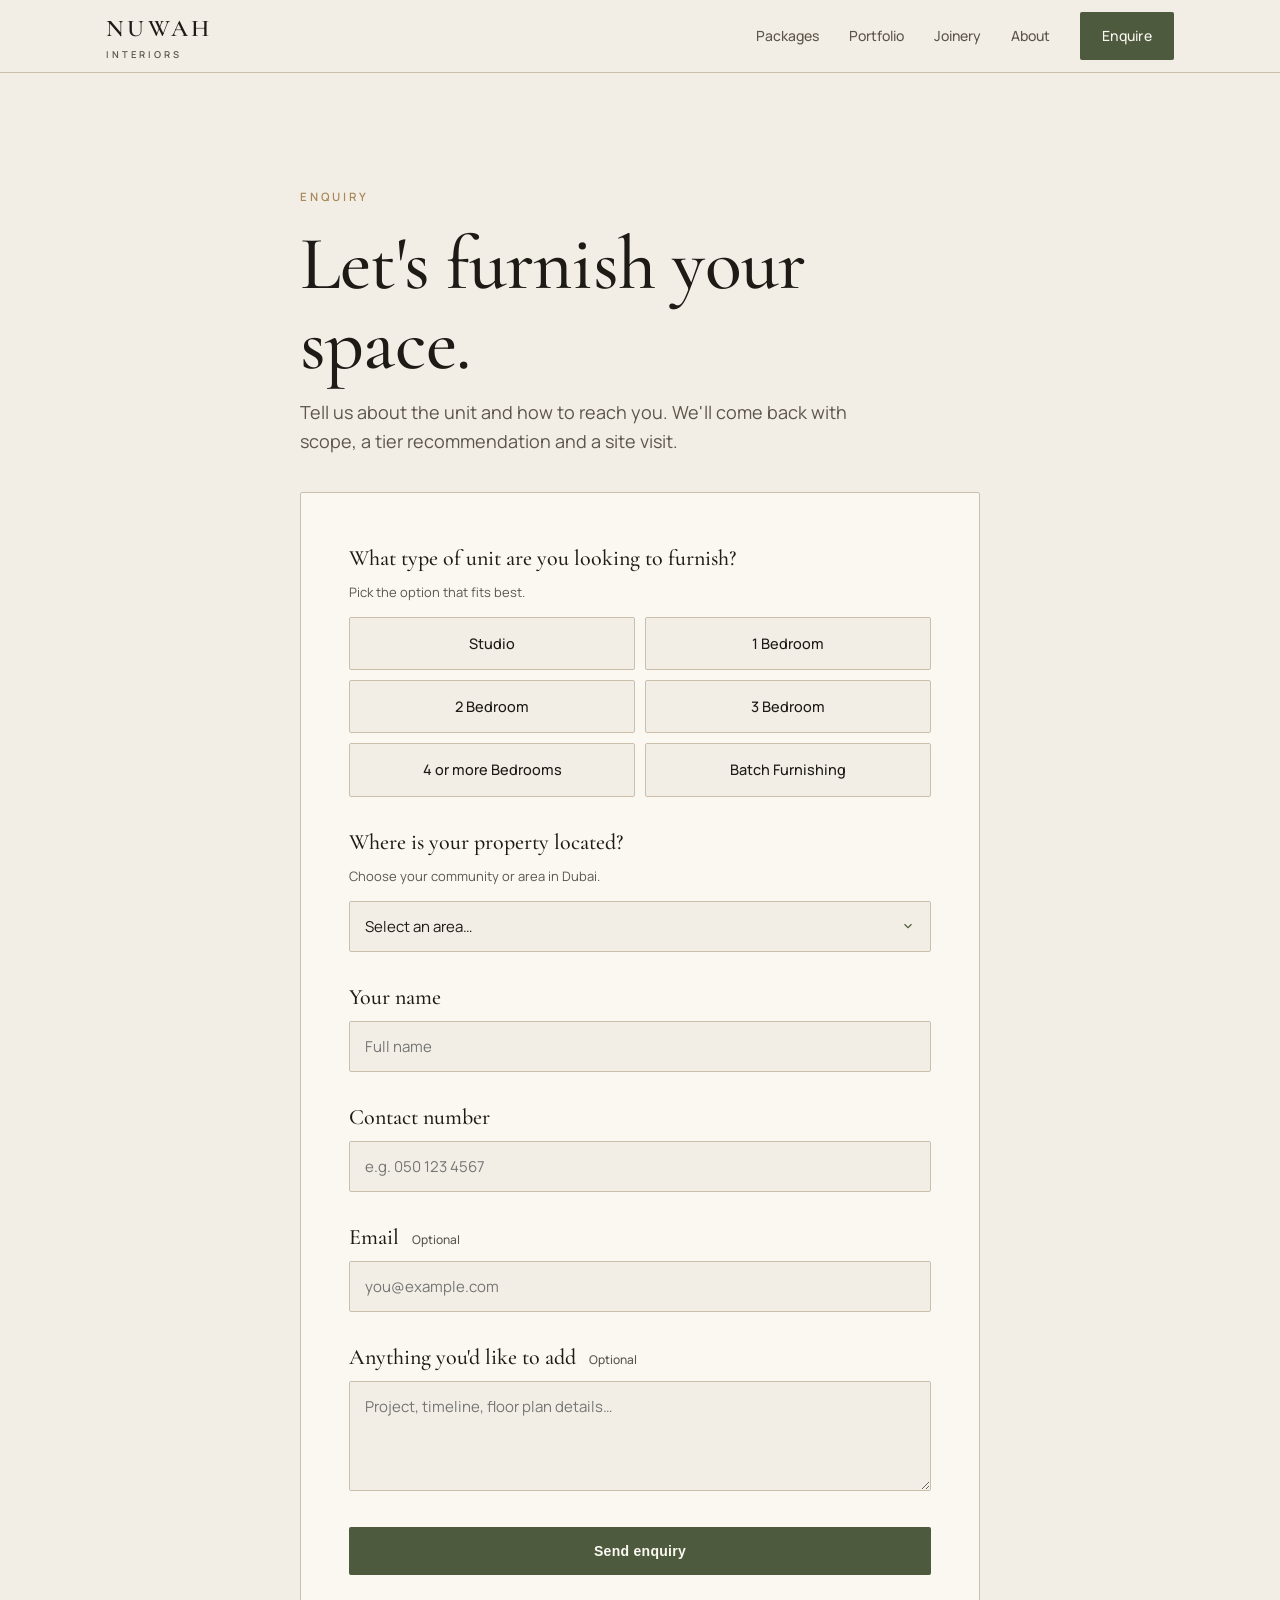
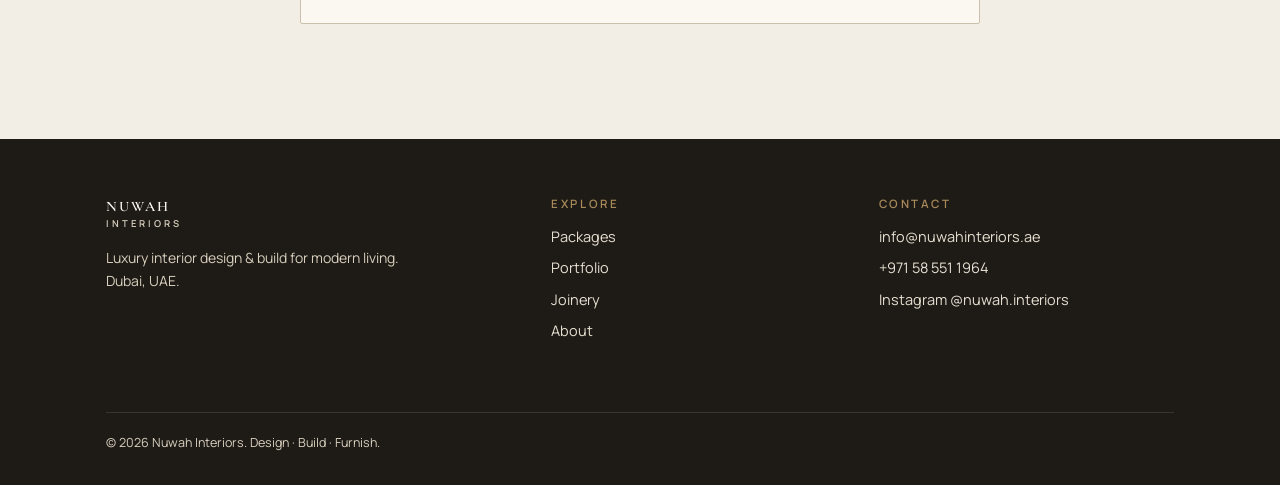
<file: enquire/index.html>
<!DOCTYPE html>
<html lang="en">
<head>
<meta charset="UTF-8" />
<meta name="viewport" content="width=device-width, initial-scale=1.0" />
<!-- ga:start -->
<script async src="https://www.googletagmanager.com/gtag/js?id=G-JV1L4W65VY"></script>
<script>window.dataLayer=window.dataLayer||[];function gtag(){dataLayer.push(arguments);}gtag('js',new Date());gtag('config','G-JV1L4W65VY');</script>
<!-- ga:end --><title>Enquire — Furnishing &amp; Fit-Out Quote | Nuwah Interiors</title>
<meta name="description" content="Tell us your unit type and location and Nuwah Interiors will come back with a furniture package recommendation, scope and a site visit anywhere in Dubai." />
<link rel="preconnect" href="https://fonts.googleapis.com" />
<link rel="preconnect" href="https://fonts.gstatic.com" crossorigin />
<link rel="preload" as="style" href="https://fonts.googleapis.com/css2?family=Cormorant+Garamond:ital,wght@0,500;0,600;1,500&family=Manrope:wght@400;500;600;700&display=swap" /><link rel="stylesheet" href="https://fonts.googleapis.com/css2?family=Cormorant+Garamond:ital,wght@0,500;0,600;1,500&family=Manrope:wght@400;500;600;700&display=swap" media="print" onload="this.media='all'" /><noscript><link rel="stylesheet" href="https://fonts.googleapis.com/css2?family=Cormorant+Garamond:ital,wght@0,500;0,600;1,500&family=Manrope:wght@400;500;600;700&display=swap" /></noscript>
<link rel="stylesheet" href="/styles.min.css?v=202610292334" />
<!-- seo:start -->
<link rel="canonical" href="https://nuwahinteriors.ae/enquire/" />
<link rel="icon" href="/favicon.svg" type="image/svg+xml" />
<link rel="icon" href="/favicon-32.png" sizes="32x32" type="image/png" />
<link rel="apple-touch-icon" href="/apple-touch-icon.png" />
<meta name="theme-color" content="#4E5A3E" />
<meta property="og:type" content="website" />
<meta property="og:site_name" content="Nuwah Interiors" />
<meta property="og:locale" content="en_AE" />
<meta property="og:title" content="Enquire — Furnishing &amp; Fit-Out Quote | Nuwah Interiors" />
<meta property="og:description" content="Tell us your unit type and location and Nuwah Interiors will come back with a furniture package recommendation, scope and a site visit anywhere in Dubai." />
<meta property="og:url" content="https://nuwahinteriors.ae/enquire/" />
<meta property="og:image" content="https://nuwahinteriors.ae/assets/web/og-image.jpg" />
<meta property="og:image:width" content="1200" />
<meta property="og:image:height" content="630" />
<meta property="og:image:alt" content="Living room furnished by Nuwah Interiors, Dubai" />
<meta name="twitter:card" content="summary_large_image" />
<meta name="twitter:title" content="Enquire — Furnishing &amp; Fit-Out Quote | Nuwah Interiors" />
<meta name="twitter:description" content="Tell us your unit type and location and Nuwah Interiors will come back with a furniture package recommendation, scope and a site visit anywhere in Dubai." />
<meta name="twitter:image" content="https://nuwahinteriors.ae/assets/web/og-image.jpg" />
<script type="application/ld+json">{"@context":"https://schema.org","@type":["LocalBusiness","HomeAndConstructionBusiness"],"@id":"https://nuwahinteriors.ae/#business","name":"Nuwah Interiors","legalName":"Nuwah Technical Services L.L.C","url":"https://nuwahinteriors.ae/","logo":"https://nuwahinteriors.ae/assets/web/logo-512.png","image":"https://nuwahinteriors.ae/assets/web/og-image.jpg","description":"Turnkey interior design, fit-out and furniture packages for homes and holiday rentals in Dubai. 400+ units furnished, 10-day turnaround, built in our own Ajman joinery.","telephone":"+971585511964","email":"info@nuwahinteriors.ae","address":{"@type":"PostalAddress","addressLocality":"Dubai","addressCountry":"AE"},"areaServed":[{"@type":"City","name":"Dubai"},{"@type":"City","name":"Abu Dhabi"},{"@type":"City","name":"Ajman"}],"founder":{"@type":"Person","name":"Halla Alfahmawi","jobTitle":"Founder & CEO"},"priceRange":"AED 12,000 - 148,000","sameAs":["https://www.instagram.com/nuwah.interiors/"],"knowsAbout":["Interior design","Fit-out","Furniture packages","Holiday home furnishing","Joinery"]}</script>
<!-- seo:end --><script src="/site.min.js?v=202610292334" defer></script>
</head>
<body>

<header class="nav">
  <div class="wrap">
    <a class="wordmark" href="/">Nuwah<small>Interiors</small></a>
    <button class="nav-toggle" aria-label="Menu" onclick="document.getElementById('links').classList.toggle('open')">☰</button>
    <ul class="links" id="links">
      <li><a href="/packages/">Packages</a></li>
      <li><a href="/portfolio/">Portfolio</a></li>
      <li><a href="/joinery/">Joinery</a></li>
      <li><a href="/about/">About</a></li>
      <li><a class="btn active" href="/enquire/">Enquire</a></li>
    </ul>
  </div>
</header>

<section class="section">
  <div class="wrap">
    <div style="max-width:680px;margin:0 auto 36px">
      <p class="eyebrow">Enquiry</p>
      <h1 style="margin-bottom:14px">Let's furnish your space.</h1>
      <p class="lede">Tell us about the unit and how to reach you. We'll come back with scope, a tier recommendation and a site visit.</p>
    </div>

    <main class="form-card" id="card">
      <div class="form-body">
        <form id="enquiry" novalidate>
          <div class="field">
            <label class="q">What type of unit are you looking to furnish?</label>
            <p class="hint">Pick the option that fits best.</p>
            <div class="choices" role="radiogroup" aria-label="Unit type">
              <label class="choice"><input type="radio" name="unitType" value="Studio" /><span>Studio</span></label>
              <label class="choice"><input type="radio" name="unitType" value="1 Bedroom" /><span>1 Bedroom</span></label>
              <label class="choice"><input type="radio" name="unitType" value="2 Bedroom" /><span>2 Bedroom</span></label>
              <label class="choice"><input type="radio" name="unitType" value="3 Bedroom" /><span>3 Bedroom</span></label>
              <label class="choice"><input type="radio" name="unitType" value="4 or more Bedrooms" /><span>4 or more Bedrooms</span></label>
              <label class="choice"><input type="radio" name="unitType" value="Batch Furnishing" /><span>Batch Furnishing</span></label>
            </div>
          </div>

          <div class="field">
            <label class="q" for="location">Where is your property located?</label>
            <p class="hint">Choose your community or area in Dubai.</p>
            <select id="location" name="location">
              <option value="" disabled selected>Select an area…</option>
              <option>Downtown Dubai</option><option>Business Bay</option><option>Dubai Marina</option>
              <option>Jumeirah Beach Residence (JBR)</option><option>Palm Jumeirah</option><option>Palm Jebel Ali</option>
              <option>Bluewaters Island</option><option>Dubai Islands</option><option>Emaar Beachfront</option>
              <option>Port de la Mer</option><option>Rashid Yachts &amp; Marina</option><option>Mina Rashid</option>
              <option>Dubai Maritime City</option><option>Dubai Creek Harbour</option><option>Dubai Hills Estate</option>
              <option>Jumeirah Village Circle (JVC)</option><option>Jumeirah Village Triangle (JVT)</option><option>Jumeirah Golf Estates</option>
              <option>Arabian Ranches</option><option>The Springs</option><option>The Meadows</option><option>The Lakes</option>
              <option>Emirates Hills</option><option>Sobha Hartland</option><option>Mohammed Bin Rashid City (MBR City)</option>
              <option>Tilal Al Ghaf</option><option>The Valley</option><option>The Oasis by Emaar</option><option>The Acres</option>
              <option>Ghaf Woods</option><option>Dubailand</option><option>Motor City</option><option>Dubai Sports City</option>
              <option>Dubai Silicon Oasis</option><option>Dubai Production City (IMPZ)</option><option>Dubai Studio City</option>
              <option>Damac Hills</option><option>Damac Hills 2 (Akoya)</option><option>Town Square</option><option>Dubai South</option>
              <option>Expo City</option><option>Discovery Gardens</option><option>Dubai Investment Park (DIP)</option><option>Al Furjan</option>
              <option>Jebel Ali Village</option><option>The Gardens</option><option>International City</option><option>Mirdif</option>
              <option>Al Barsha</option><option>Al Quoz</option><option>Jumeirah</option><option>Umm Suqeim</option><option>Al Wasl</option>
              <option>City Walk</option><option>Jaddaf Waterfront (Al Jaddaf)</option><option>Deira</option><option>Bur Dubai</option>
              <option>Al Karama</option><option>Al Nahda</option><option>Al Barari</option><option>Nad Al Sheba</option>
              <option>The Villa</option><option>Living Legends</option><option>Abu Dhabi</option><option>Other / Not listed</option>
            </select>
          </div>

          <div class="field"><label class="q" for="name">Your name</label><input type="text" id="name" name="name" placeholder="Full name" autocomplete="name" /></div>
          <div class="field"><label class="q" for="contactNumber">Contact number</label><input type="tel" id="contactNumber" name="contactNumber" placeholder="e.g. 050 123 4567" autocomplete="tel" /></div>
          <div class="field"><label class="q" for="email">Email <span class="opt">Optional</span></label><input type="email" id="email" name="email" placeholder="you@example.com" autocomplete="email" /></div>
          <div class="field"><label class="q" for="message">Anything you'd like to add <span class="opt">Optional</span></label><textarea id="message" name="message" placeholder="Project, timeline, floor plan details…"></textarea></div>

          <button type="submit" class="btn submit" id="submitBtn">Send enquiry</button>
          <p class="error" id="error">Please complete the required fields before sending.</p>
        </form>
      </div>

      <div class="done" id="done" aria-live="polite">
        <div class="check"><svg width="26" height="26" viewBox="0 0 24 24" fill="none" stroke="#FBF8F2" stroke-width="3" stroke-linecap="round" stroke-linejoin="round"><path d="M20 6L9 17l-5-5"/></svg></div>
        <h2 style="font-size:30px;margin-bottom:8px">Thank you.</h2>
        <p class="lede" style="margin:0 auto">Your enquiry has reached Nuwah Interiors. We'll be in touch shortly.</p>
      </div>
    </main>
  </div>
</section>

<footer class="footer">
  <div class="wrap">
    <div><a class="wordmark" href="/">Nuwah<small>Interiors</small></a><p style="margin-top:16px">Luxury interior design &amp; build for modern living. Dubai, UAE.</p></div>
    <div><div class="fh">Explore</div><a href="/packages/">Packages</a><a href="/portfolio/">Portfolio</a><a href="/joinery/">Joinery</a><a href="/about/">About</a></div>
    <div><div class="fh">Contact</div><a href="mailto:info@nuwahinteriors.ae">info@nuwahinteriors.ae</a><a href="tel:+971585511964">+971 58 551 1964</a><a href="https://www.instagram.com/nuwah.interiors/" target="_blank" rel="noopener">Instagram @nuwah.interiors</a></div>
    <div class="copy">© 2026 Nuwah Interiors. Design · Build · Furnish.</div>
  </div>
</footer>

<script>
  const ENDPOINT = "https://script.google.com/macros/s/AKfycbwS_UPQemvGfpo_VoFB-cAHfNVmO2elr8_WLj7aMwt-9bFoSpUenbIG2PZke5TUbh6I/exec";

  const form = document.getElementById("enquiry");
  const card = document.getElementById("card");
  const done = document.getElementById("done");
  const errorEl = document.getElementById("error");
  const submitBtn = document.getElementById("submitBtn");

  document.querySelectorAll(".choice input").forEach((input) => {
    input.addEventListener("change", () => {
      document.querySelectorAll(".choice").forEach((c) => c.classList.remove("selected"));
      if (input.checked) input.closest(".choice").classList.add("selected");
      errorEl.classList.remove("show");
    });
  });
  ["location", "name", "contactNumber"].forEach((id) => {
    document.getElementById(id).addEventListener("input", () => errorEl.classList.remove("show"));
    document.getElementById(id).addEventListener("change", () => errorEl.classList.remove("show"));
  });

  form.addEventListener("submit", async (e) => {
    e.preventDefault();
    const unitType = form.unitType.value;
    const location = form.location.value;
    const name = form.name.value.trim();
    const contactNumber = form.contactNumber.value.trim();
    const email = form.email.value.trim();
    const message = form.message.value.trim();

    if (!unitType || !location || !name || !contactNumber) {
      errorEl.textContent = "Please complete the required fields before sending.";
      errorEl.classList.add("show");
      return;
    }

    submitBtn.disabled = true;
    submitBtn.textContent = "Sending…";

    const payload = new FormData();
    payload.append("unitType", unitType);
    payload.append("location", location);
    payload.append("name", name);
    payload.append("contactNumber", contactNumber);
    payload.append("email", email);
    payload.append("message", message);
    payload.append("submittedAt", new Date().toISOString());

    try {
      await fetch(ENDPOINT, { method: "POST", mode: "no-cors", body: payload });
      card.classList.add("sent");
      done.classList.add("show");
      if (window.gtag) gtag("event", "generate_lead", { unit_type: unitType, location: location });
    } catch (err) {
      submitBtn.disabled = false;
      submitBtn.textContent = "Send enquiry";
      errorEl.textContent = "Something went wrong. Please try again.";
      errorEl.classList.add("show");
    }
  });
</script>
</body>
</html>
</file>
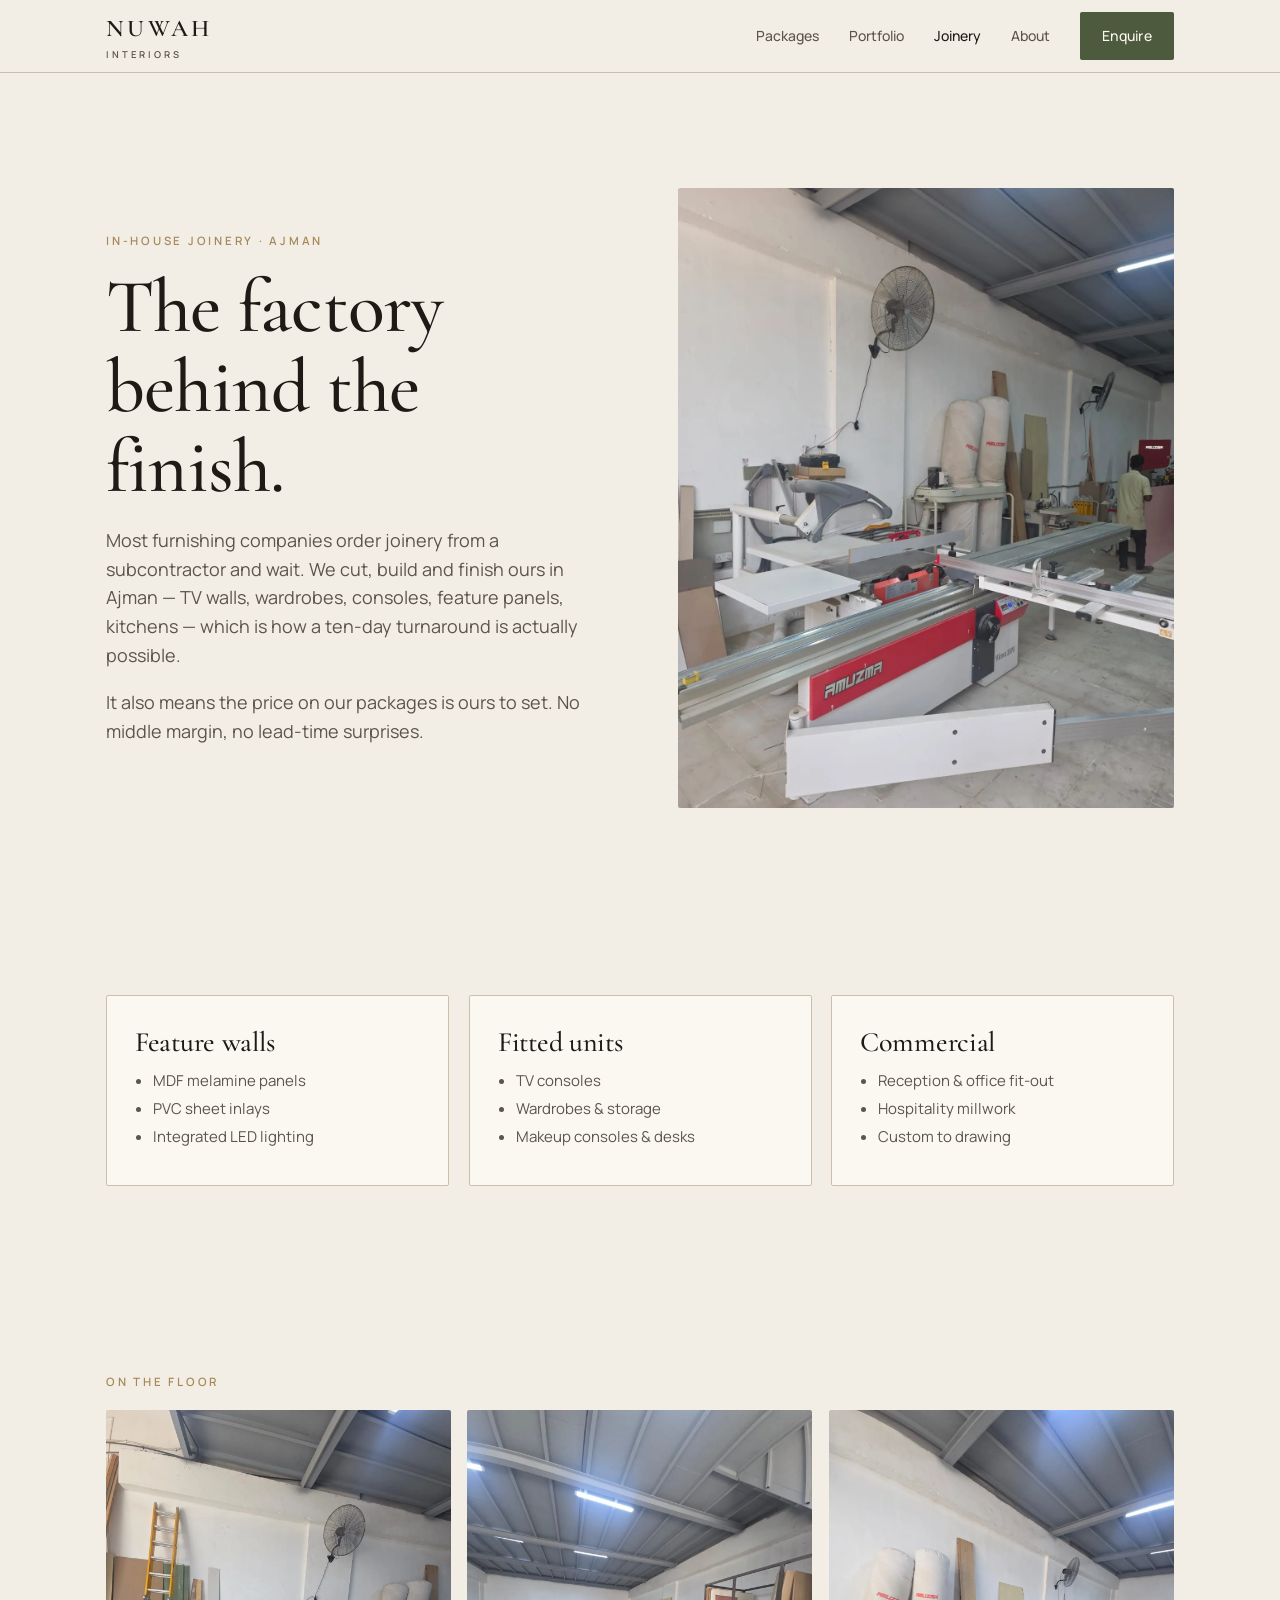
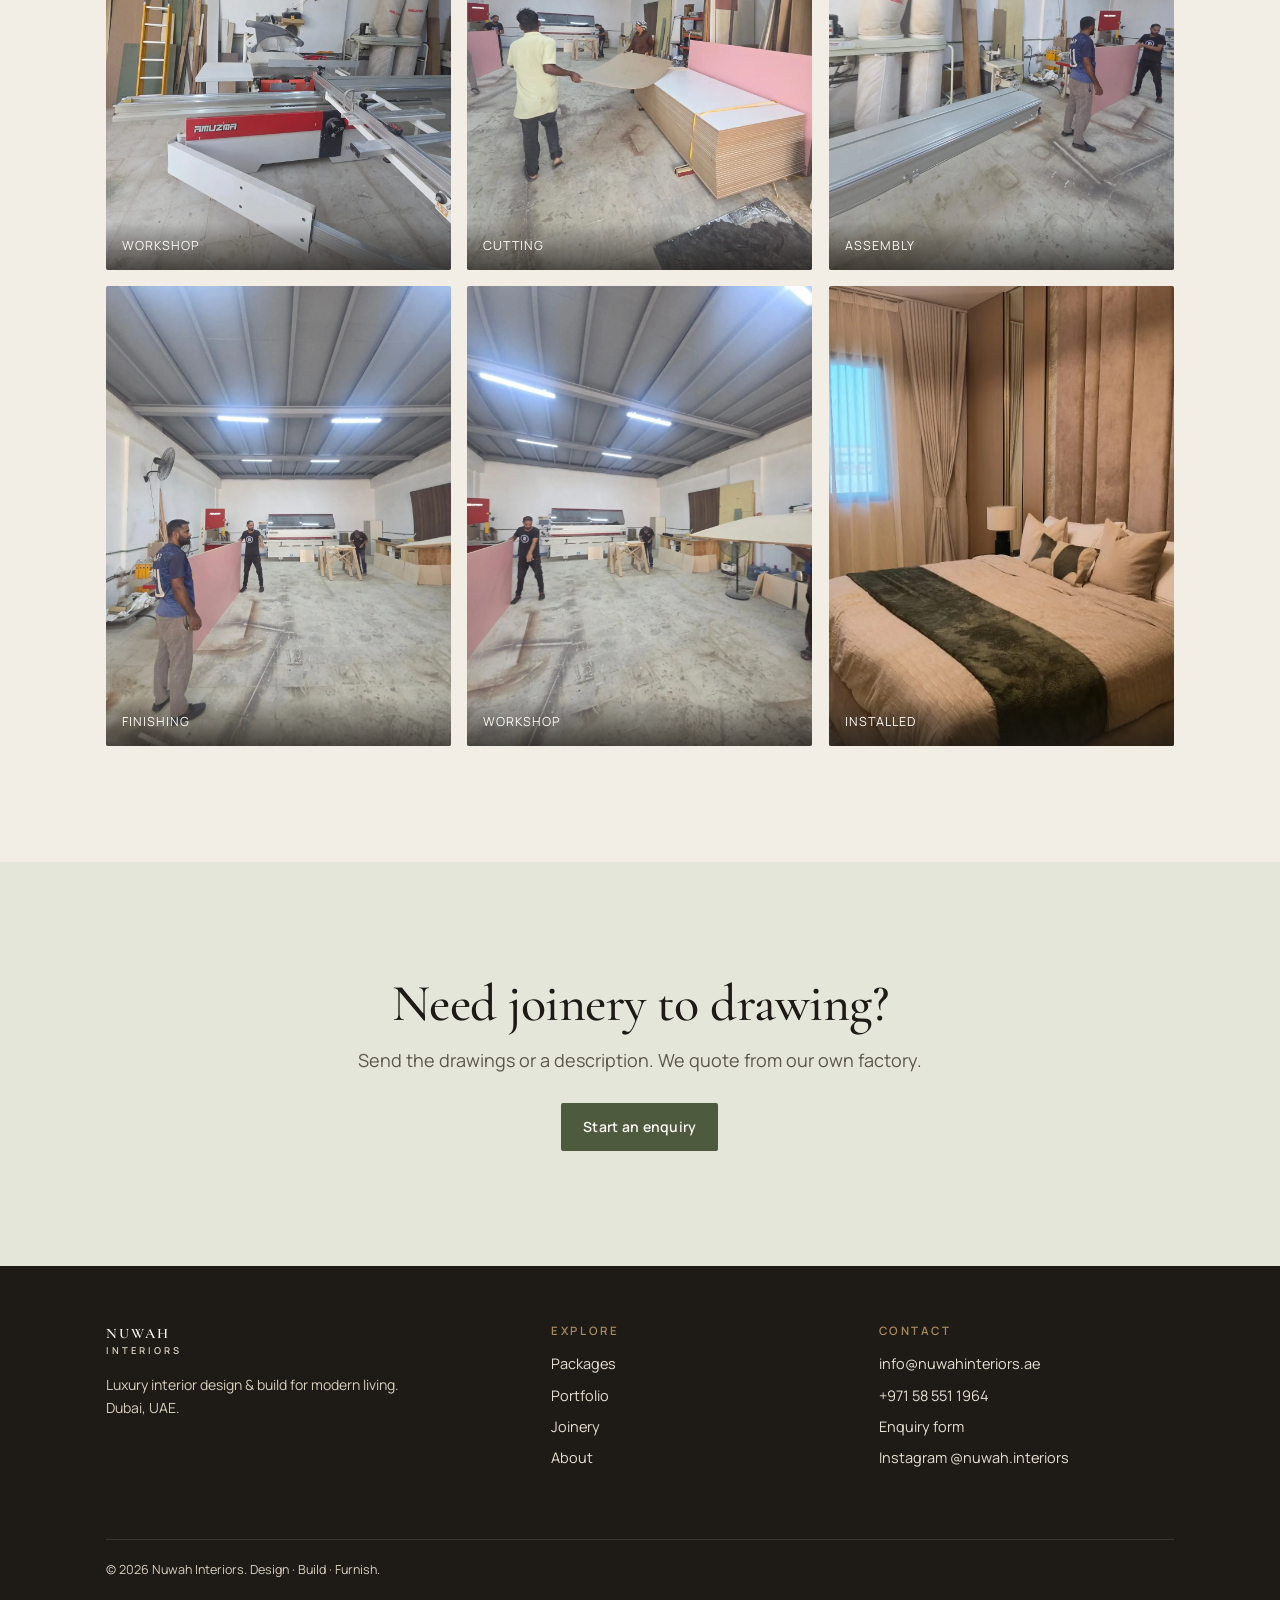
<file: joinery/index.html>
<!DOCTYPE html>
<html lang="en">
<head>
<meta charset="UTF-8" />
<meta name="viewport" content="width=device-width, initial-scale=1.0" />
<!-- ga:start -->
<script async src="https://www.googletagmanager.com/gtag/js?id=G-JV1L4W65VY"></script>
<script>window.dataLayer=window.dataLayer||[];function gtag(){dataLayer.push(arguments);}gtag('js',new Date());gtag('config','G-JV1L4W65VY');</script>
<!-- ga:end --><title>In-House Joinery Factory, Ajman | Nuwah Interiors</title>
<meta name="description" content="Nuwah Interiors runs its own joinery factory in Ajman: bespoke TV units, wardrobes, consoles and feature walls made in-house for a 10-day turnaround." />
<link rel="preconnect" href="https://fonts.googleapis.com" />
<link rel="preconnect" href="https://fonts.gstatic.com" crossorigin />
<link rel="preload" as="style" href="https://fonts.googleapis.com/css2?family=Cormorant+Garamond:ital,wght@0,500;0,600;1,500&family=Manrope:wght@400;500;600;700&display=swap" /><link rel="stylesheet" href="https://fonts.googleapis.com/css2?family=Cormorant+Garamond:ital,wght@0,500;0,600;1,500&family=Manrope:wght@400;500;600;700&display=swap" media="print" onload="this.media='all'" /><noscript><link rel="stylesheet" href="https://fonts.googleapis.com/css2?family=Cormorant+Garamond:ital,wght@0,500;0,600;1,500&family=Manrope:wght@400;500;600;700&display=swap" /></noscript>
<link rel="stylesheet" href="/styles.min.css?v=202610292334" />
<!-- seo:start -->
<link rel="canonical" href="https://nuwahinteriors.ae/joinery/" />
<link rel="icon" href="/favicon.svg" type="image/svg+xml" />
<link rel="icon" href="/favicon-32.png" sizes="32x32" type="image/png" />
<link rel="apple-touch-icon" href="/apple-touch-icon.png" />
<meta name="theme-color" content="#4E5A3E" />
<meta property="og:type" content="website" />
<meta property="og:site_name" content="Nuwah Interiors" />
<meta property="og:locale" content="en_AE" />
<meta property="og:title" content="In-House Joinery Factory, Ajman | Nuwah Interiors" />
<meta property="og:description" content="Nuwah Interiors runs its own joinery factory in Ajman: bespoke TV units, wardrobes, consoles and feature walls made in-house for a 10-day turnaround." />
<meta property="og:url" content="https://nuwahinteriors.ae/joinery/" />
<meta property="og:image" content="https://nuwahinteriors.ae/assets/web/og-image.jpg" />
<meta property="og:image:width" content="1200" />
<meta property="og:image:height" content="630" />
<meta property="og:image:alt" content="Living room furnished by Nuwah Interiors, Dubai" />
<meta name="twitter:card" content="summary_large_image" />
<meta name="twitter:title" content="In-House Joinery Factory, Ajman | Nuwah Interiors" />
<meta name="twitter:description" content="Nuwah Interiors runs its own joinery factory in Ajman: bespoke TV units, wardrobes, consoles and feature walls made in-house for a 10-day turnaround." />
<meta name="twitter:image" content="https://nuwahinteriors.ae/assets/web/og-image.jpg" />
<script type="application/ld+json">{"@context":"https://schema.org","@type":["LocalBusiness","HomeAndConstructionBusiness"],"@id":"https://nuwahinteriors.ae/#business","name":"Nuwah Interiors","legalName":"Nuwah Technical Services L.L.C","url":"https://nuwahinteriors.ae/","logo":"https://nuwahinteriors.ae/assets/web/logo-512.png","image":"https://nuwahinteriors.ae/assets/web/og-image.jpg","description":"Turnkey interior design, fit-out and furniture packages for homes and holiday rentals in Dubai. 400+ units furnished, 10-day turnaround, built in our own Ajman joinery.","telephone":"+971585511964","email":"info@nuwahinteriors.ae","address":{"@type":"PostalAddress","addressLocality":"Dubai","addressCountry":"AE"},"areaServed":[{"@type":"City","name":"Dubai"},{"@type":"City","name":"Abu Dhabi"},{"@type":"City","name":"Ajman"}],"founder":{"@type":"Person","name":"Halla Alfahmawi","jobTitle":"Founder & CEO"},"priceRange":"AED 12,000 - 148,000","sameAs":["https://www.instagram.com/nuwah.interiors/"],"knowsAbout":["Interior design","Fit-out","Furniture packages","Holiday home furnishing","Joinery"]}</script>
<!-- seo:end --><script src="/site.min.js?v=202610292334" defer></script>
</head>
<body>

<header class="nav">
  <div class="wrap">
    <a class="wordmark" href="/">Nuwah<small>Interiors</small></a>
    <button class="nav-toggle" aria-label="Menu" onclick="document.getElementById('links').classList.toggle('open')">☰</button>
    <ul class="links" id="links">
      <li><a href="/packages/">Packages</a></li>
      <li><a href="/portfolio/">Portfolio</a></li>
      <li><a class="active" href="/joinery/">Joinery</a></li>
      <li><a href="/about/">About</a></li>
      <li><a class="btn" href="/enquire/">Enquire</a></li>
    </ul>
  </div>
</header>

<section class="section">
  <div class="wrap split">
    <div>
      <p class="eyebrow">In-house joinery · Ajman</p>
      <h1 style="margin-bottom:18px">The factory behind the finish.</h1>
      <p class="lede">Most furnishing companies order joinery from a subcontractor and wait. We cut, build and finish ours in Ajman — TV walls, wardrobes, consoles, feature panels, kitchens — which is how a ten-day turnaround is actually possible.</p>
      <p class="lede">It also means the price on our packages is ours to set. No middle margin, no lead-time surprises.</p>
    </div>
    <div class="img"><img src="/assets/web/factory-01.webp" alt="Panel saw at the Nuwah joinery factory" /></div>
  </div>
</section>

<section class="section-tight">
  <div class="wrap">
    <div class="grid-3">
      <div class="card"><h3>Feature walls</h3><ul><li>MDF melamine panels</li><li>PVC sheet inlays</li><li>Integrated LED lighting</li></ul></div>
      <div class="card"><h3>Fitted units</h3><ul><li>TV consoles</li><li>Wardrobes &amp; storage</li><li>Makeup consoles &amp; desks</li></ul></div>
      <div class="card"><h3>Commercial</h3><ul><li>Reception &amp; office fit-out</li><li>Hospitality millwork</li><li>Custom to drawing</li></ul></div>
    </div>
  </div>
</section>

<section class="section">
  <div class="wrap">
    <p class="eyebrow">On the floor</p>
    <div class="gallery">
      <figure><img src="/assets/web/factory-02.webp" alt="Joinery workshop" loading="lazy" /><figcaption>Workshop</figcaption></figure>
      <figure><img src="/assets/web/factory-03.webp" alt="Joinery workshop" loading="lazy" /><figcaption>Cutting</figcaption></figure>
      <figure><img src="/assets/web/factory-04.webp" alt="Joinery workshop" loading="lazy" /><figcaption>Assembly</figcaption></figure>
      <figure><img src="/assets/web/factory-05.webp" alt="Joinery workshop" loading="lazy" /><figcaption>Finishing</figcaption></figure>
      <figure><img src="/assets/web/factory-06.webp" alt="Joinery workshop" loading="lazy" /><figcaption>Workshop</figcaption></figure>
      <figure><img src="/assets/web/space-01.webp" alt="Finished upholstered feature wall" loading="lazy" /><figcaption>Installed</figcaption></figure>
    </div>
  </div>
</section>

<section class="section" style="background:var(--olive-tint)">
  <div class="wrap" style="text-align:center">
    <h2 style="margin-bottom:14px">Need joinery to drawing?</h2>
    <p class="lede" style="margin:0 auto 28px">Send the drawings or a description. We quote from our own factory.</p>
    <a class="btn" href="/enquire/">Start an enquiry</a>
  </div>
</section>

<footer class="footer">
  <div class="wrap">
    <div><a class="wordmark" href="/">Nuwah<small>Interiors</small></a><p style="margin-top:16px">Luxury interior design &amp; build for modern living. Dubai, UAE.</p></div>
    <div><div class="fh">Explore</div><a href="/packages/">Packages</a><a href="/portfolio/">Portfolio</a><a href="/joinery/">Joinery</a><a href="/about/">About</a></div>
    <div><div class="fh">Contact</div><a href="mailto:info@nuwahinteriors.ae">info@nuwahinteriors.ae</a><a href="tel:+971585511964">+971 58 551 1964</a><a href="/enquire/">Enquiry form</a><a href="https://www.instagram.com/nuwah.interiors/" target="_blank" rel="noopener">Instagram @nuwah.interiors</a></div>
    <div class="copy">© 2026 Nuwah Interiors. Design · Build · Furnish.</div>
  </div>
</footer>

</body>
</html>
</file>
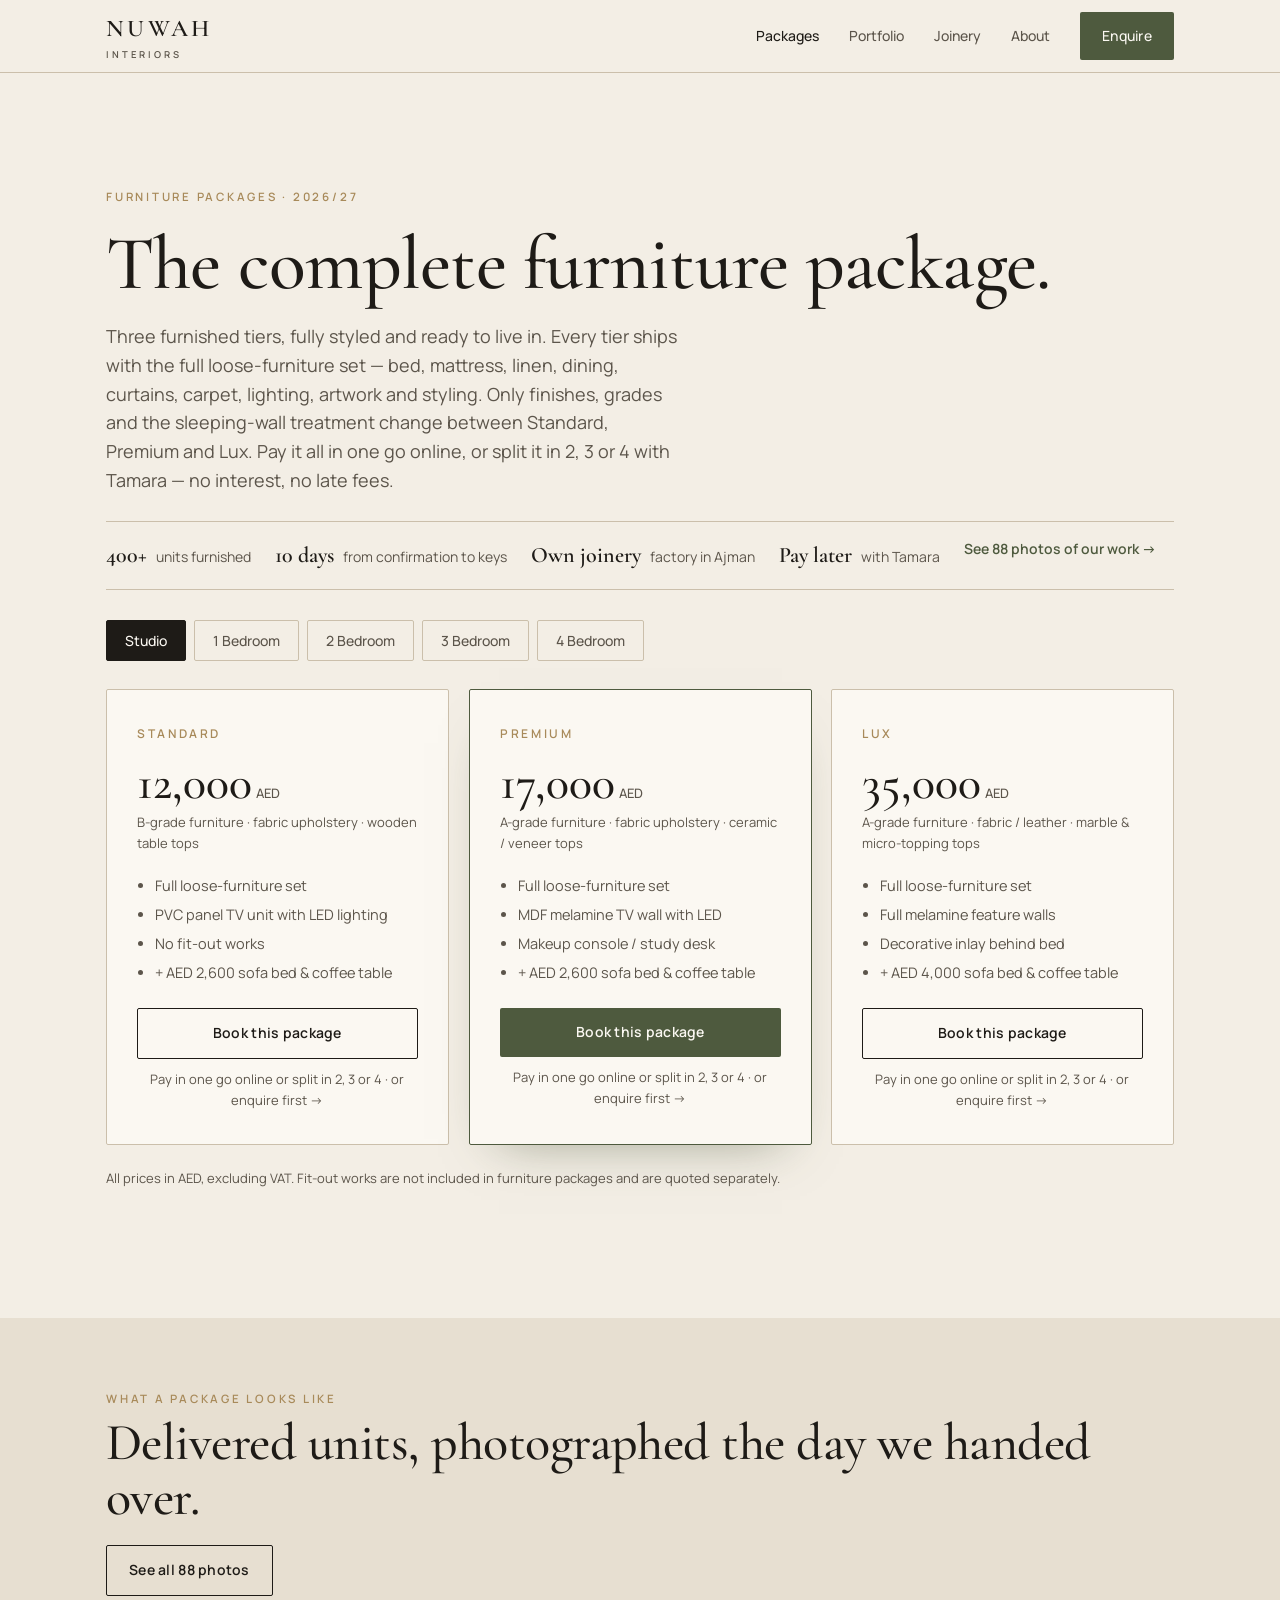
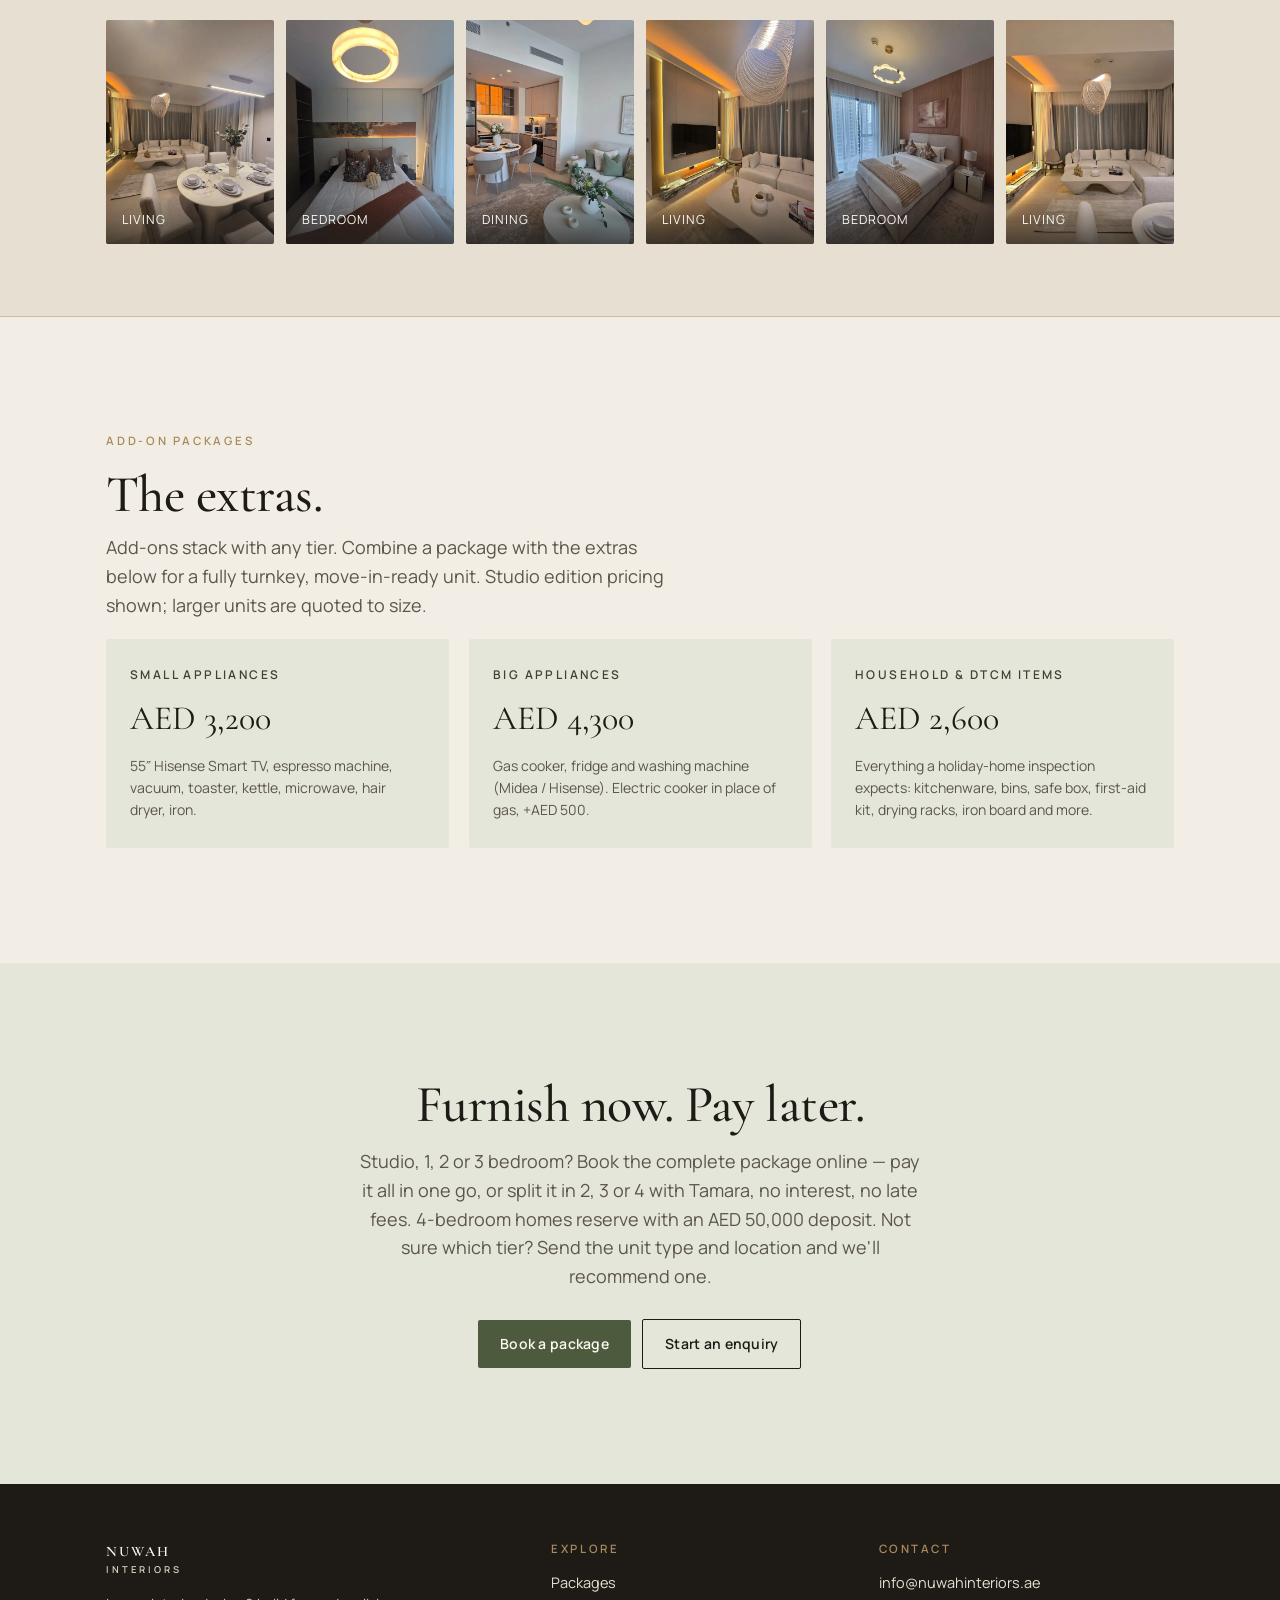
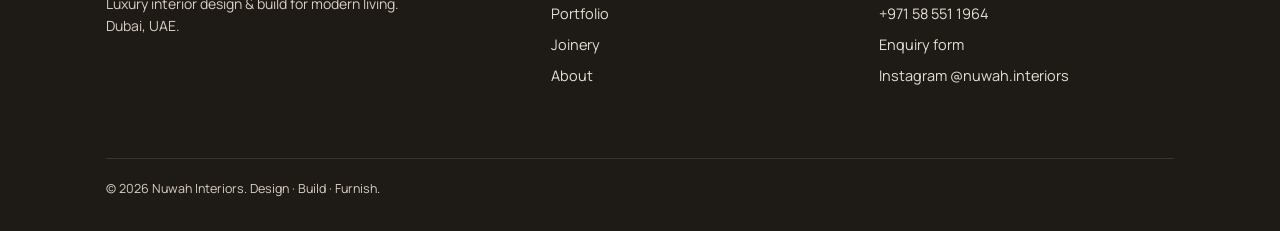
<file: packages/index.html>
<!DOCTYPE html>
<html lang="en">
<head>
<meta charset="UTF-8" />
<meta name="viewport" content="width=device-width, initial-scale=1.0" />
<!-- ga:start -->
<script async src="https://www.googletagmanager.com/gtag/js?id=G-JV1L4W65VY"></script>
<script>window.dataLayer=window.dataLayer||[];function gtag(){dataLayer.push(arguments);}gtag('js',new Date());gtag('config','G-JV1L4W65VY');</script>
<!-- ga:end --><title>Furniture Packages Dubai — Studio to 4-Bed | Nuwah Interiors</title>
<meta name="description" content="Turnkey furniture packages for Dubai apartments, priced upfront in AED. Studio to 4-bedroom, three tiers, DTCM holiday-home add-ons, delivered in 10 days." />
<link rel="preconnect" href="https://fonts.googleapis.com" />
<link rel="preconnect" href="https://fonts.gstatic.com" crossorigin />
<link rel="preload" as="style" href="https://fonts.googleapis.com/css2?family=Cormorant+Garamond:ital,wght@0,500;0,600;1,500&family=Manrope:wght@400;500;600;700&display=swap" /><link rel="stylesheet" href="https://fonts.googleapis.com/css2?family=Cormorant+Garamond:ital,wght@0,500;0,600;1,500&family=Manrope:wght@400;500;600;700&display=swap" media="print" onload="this.media='all'" /><noscript><link rel="stylesheet" href="https://fonts.googleapis.com/css2?family=Cormorant+Garamond:ital,wght@0,500;0,600;1,500&family=Manrope:wght@400;500;600;700&display=swap" /></noscript>
<link rel="stylesheet" href="/styles.min.css?v=202610292334" />
<!-- seo:start -->
<link rel="canonical" href="https://nuwahinteriors.ae/packages/" />
<link rel="icon" href="/favicon.svg" type="image/svg+xml" />
<link rel="icon" href="/favicon-32.png" sizes="32x32" type="image/png" />
<link rel="apple-touch-icon" href="/apple-touch-icon.png" />
<meta name="theme-color" content="#4E5A3E" />
<meta property="og:type" content="website" />
<meta property="og:site_name" content="Nuwah Interiors" />
<meta property="og:locale" content="en_AE" />
<meta property="og:title" content="Furniture Packages Dubai — Studio to 4-Bed | Nuwah Interiors" />
<meta property="og:description" content="Turnkey furniture packages for Dubai apartments, priced upfront in AED. Studio to 4-bedroom, three tiers, DTCM holiday-home add-ons, delivered in 10 days." />
<meta property="og:url" content="https://nuwahinteriors.ae/packages/" />
<meta property="og:image" content="https://nuwahinteriors.ae/assets/web/og-image.jpg" />
<meta property="og:image:width" content="1200" />
<meta property="og:image:height" content="630" />
<meta property="og:image:alt" content="Living room furnished by Nuwah Interiors, Dubai" />
<meta name="twitter:card" content="summary_large_image" />
<meta name="twitter:title" content="Furniture Packages Dubai — Studio to 4-Bed | Nuwah Interiors" />
<meta name="twitter:description" content="Turnkey furniture packages for Dubai apartments, priced upfront in AED. Studio to 4-bedroom, three tiers, DTCM holiday-home add-ons, delivered in 10 days." />
<meta name="twitter:image" content="https://nuwahinteriors.ae/assets/web/og-image.jpg" />
<script type="application/ld+json">{"@context":"https://schema.org","@type":["LocalBusiness","HomeAndConstructionBusiness"],"@id":"https://nuwahinteriors.ae/#business","name":"Nuwah Interiors","legalName":"Nuwah Technical Services L.L.C","url":"https://nuwahinteriors.ae/","logo":"https://nuwahinteriors.ae/assets/web/logo-512.png","image":"https://nuwahinteriors.ae/assets/web/og-image.jpg","description":"Turnkey interior design, fit-out and furniture packages for homes and holiday rentals in Dubai. 400+ units furnished, 10-day turnaround, built in our own Ajman joinery.","telephone":"+971585511964","email":"info@nuwahinteriors.ae","address":{"@type":"PostalAddress","addressLocality":"Dubai","addressCountry":"AE"},"areaServed":[{"@type":"City","name":"Dubai"},{"@type":"City","name":"Abu Dhabi"},{"@type":"City","name":"Ajman"}],"founder":{"@type":"Person","name":"Halla Alfahmawi","jobTitle":"Founder & CEO"},"priceRange":"AED 12,000 - 148,000","sameAs":["https://www.instagram.com/nuwah.interiors/"],"knowsAbout":["Interior design","Fit-out","Furniture packages","Holiday home furnishing","Joinery"]}</script>
<!-- seo:end --><script src="/site.min.js?v=202610292334" defer></script>
</head>
<body>

<header class="nav">
  <div class="wrap">
    <a class="wordmark" href="/">Nuwah<small>Interiors</small></a>
    <button class="nav-toggle" aria-label="Menu" onclick="document.getElementById('links').classList.toggle('open')">☰</button>
    <ul class="links" id="links">
      <li><a class="active" href="/packages/">Packages</a></li>
      <li><a href="/portfolio/">Portfolio</a></li>
      <li><a href="/joinery/">Joinery</a></li>
      <li><a href="/about/">About</a></li>
      <li><a class="btn" href="/enquire/">Enquire</a></li>
    </ul>
  </div>
</header>

<section class="section">
  <div class="wrap">
    <p class="eyebrow">Furniture packages · 2026/27</p>
    <h1 style="margin-bottom:18px">The complete furniture package.</h1>
    <p class="lede" style="margin-bottom:40px">Three furnished tiers, fully styled and ready to live in. Every tier ships with the full loose-furniture set — bed, mattress, linen, dining, curtains, carpet, lighting, artwork and styling. Only finishes, grades and the sleeping-wall treatment change between Standard, Premium and Lux. Pay it all in one go online, or split it in 2, 3 or 4 with Tamara &mdash; no interest, no late fees.</p>

    <div class="proof">
      <span><strong>400+</strong> units furnished</span>
      <span><strong>10 days</strong> from confirmation to keys</span>
      <span><strong>Own joinery</strong> factory in Ajman</span>
      <span><strong>Pay later</strong> with Tamara</span>
      <span><a href="/portfolio/">See 88 photos of our work →</a></span>
    </div>

    <div class="tier-tabs" id="tabs">
      <button class="on" data-p="studio">Studio</button>
      <button data-p="b1">1 Bedroom</button>
      <button data-p="b2">2 Bedroom</button>
      <button data-p="b3">3 Bedroom</button>
      <button data-p="b4">4 Bedroom</button>
    </div>

    <div class="panel on" id="p-studio">
      <div class="tiers">
        <div class="tier">
          <div class="name">Standard</div>
          <div class="price">12,000<small>AED</small></div>
          <div class="grade">B-grade furniture · fabric upholstery · wooden table tops</div>
          <ul><li>Full loose-furniture set</li><li>PVC panel TV unit with LED lighting</li><li>No fit-out works</li><li>+ AED 2,600 sofa bed &amp; coffee table</li></ul>
          <a class="btn btn-ghost" href="/book/?unit=studio&amp;tier=standard">Book this package</a><a class="tier-enq" href="/enquire/">Pay in one go online or split in 2, 3 or 4 &middot; or enquire first &rarr;</a>
        </div>
        <div class="tier feat">
          <div class="name">Premium</div>
          <div class="price">17,000<small>AED</small></div>
          <div class="grade">A-grade furniture · fabric upholstery · ceramic / veneer tops</div>
          <ul><li>Full loose-furniture set</li><li>MDF melamine TV wall with LED</li><li>Makeup console / study desk</li><li>+ AED 2,600 sofa bed &amp; coffee table</li></ul>
          <a class="btn" href="/book/?unit=studio&amp;tier=premium">Book this package</a><a class="tier-enq" href="/enquire/">Pay in one go online or split in 2, 3 or 4 &middot; or enquire first &rarr;</a>
        </div>
        <div class="tier">
          <div class="name">Lux</div>
          <div class="price">35,000<small>AED</small></div>
          <div class="grade">A-grade furniture · fabric / leather · marble &amp; micro-topping tops</div>
          <ul><li>Full loose-furniture set</li><li>Full melamine feature walls</li><li>Decorative inlay behind bed</li><li>+ AED 4,000 sofa bed &amp; coffee table</li></ul>
          <a class="btn btn-ghost" href="/book/?unit=studio&amp;tier=lux">Book this package</a><a class="tier-enq" href="/enquire/">Pay in one go online or split in 2, 3 or 4 &middot; or enquire first &rarr;</a>
        </div>
      </div>
    </div>

    <div class="panel" id="p-b1">
      <div class="tiers">
        <div class="tier"><div class="name">Standard</div><div class="price">27,000<small>AED</small></div><div class="grade">B-grade furniture</div><ul><li>Full loose-furniture set</li><li>Living, dining &amp; one bedroom</li></ul><a class="btn btn-ghost" href="/book/?unit=b1&amp;tier=standard">Book this package</a><a class="tier-enq" href="/enquire/">Pay in one go online or split in 2, 3 or 4 &middot; or enquire first &rarr;</a></div>
        <div class="tier feat"><div class="name">Premium</div><div class="price">38,000<small>AED</small></div><div class="grade">A-grade furniture</div><ul><li>Full loose-furniture set</li><li>Melamine TV wall &amp; console</li></ul><a class="btn" href="/book/?unit=b1&amp;tier=premium">Book this package</a><a class="tier-enq" href="/enquire/">Pay in one go online or split in 2, 3 or 4 &middot; or enquire first &rarr;</a></div>
        <div class="tier"><div class="name">Lux</div><div class="price">49,000<small>AED</small></div><div class="grade">A-grade · marble &amp; leather finishes</div><ul><li>Full loose-furniture set</li><li>Bespoke feature walls</li></ul><a class="btn btn-ghost" href="/book/?unit=b1&amp;tier=lux">Book this package</a><a class="tier-enq" href="/enquire/">Pay in one go online or split in 2, 3 or 4 &middot; or enquire first &rarr;</a></div>
      </div>
    </div>

    <div class="panel" id="p-b2">
      <div class="tiers">
        <div class="tier"><div class="name">Standard</div><div class="price">38,000<small>AED</small></div><div class="grade">B-grade furniture</div><ul><li>Full loose-furniture set</li><li>Living, dining &amp; two bedrooms</li></ul><a class="btn btn-ghost" href="/book/?unit=b2&amp;tier=standard">Book this package</a><a class="tier-enq" href="/enquire/">Pay in one go online or split in 2, 3 or 4 &middot; or enquire first &rarr;</a></div>
        <div class="tier feat"><div class="name">Premium</div><div class="price">49,000<small>AED</small></div><div class="grade">A-grade furniture</div><ul><li>Full loose-furniture set</li><li>Melamine TV wall &amp; consoles</li></ul><a class="btn" href="/book/?unit=b2&amp;tier=premium">Book this package</a><a class="tier-enq" href="/enquire/">Pay in one go online or split in 2, 3 or 4 &middot; or enquire first &rarr;</a></div>
        <div class="tier"><div class="name">Lux</div><div class="price">60,000<small>AED</small></div><div class="grade">A-grade · marble &amp; leather finishes</div><ul><li>Full loose-furniture set</li><li>Bespoke feature walls</li></ul><a class="btn btn-ghost" href="/book/?unit=b2&amp;tier=lux">Book this package</a><a class="tier-enq" href="/enquire/">Pay in one go online or split in 2, 3 or 4 &middot; or enquire first &rarr;</a></div>
      </div>
    </div>

    <div class="panel" id="p-b3">
      <div class="tiers">
        <div class="tier"><div class="name">Standard</div><div class="price">49,000<small>AED</small></div><div class="grade">B-grade furniture</div><ul><li>Full loose-furniture set</li><li>Living, dining &amp; three bedrooms</li></ul><a class="btn btn-ghost" href="/book/?unit=b3&amp;tier=standard">Book this package</a><a class="tier-enq" href="/enquire/">Pay in one go online or split in 2, 3 or 4 &middot; or enquire first &rarr;</a></div>
        <div class="tier feat"><div class="name">Premium</div><div class="price">66,000<small>AED</small></div><div class="grade">A-grade furniture</div><ul><li>Full loose-furniture set</li><li>Melamine TV wall &amp; consoles</li></ul><a class="btn" href="/book/?unit=b3&amp;tier=premium">Book this package</a><a class="tier-enq" href="/enquire/">Pay in one go online or split in 2, 3 or 4 &middot; or enquire first &rarr;</a></div>
        <div class="tier"><div class="name">Lux</div><div class="price">99,000<small>AED</small></div><div class="grade">A-grade · marble &amp; leather finishes</div><ul><li>Full loose-furniture set</li><li>Bespoke feature walls</li></ul><a class="btn btn-ghost" href="/book/?unit=b3&amp;tier=lux">Book this package</a><a class="tier-enq" href="/enquire/">Pay in one go online or split in 2, 3 or 4 &middot; or enquire first &rarr;</a></div>
      </div>
    </div>

    <div class="panel" id="p-b4">
      <div class="tiers">
        <div class="tier"><div class="name">Standard</div><div class="price">60,000<small>AED</small></div><div class="grade">B-grade furniture</div><ul><li>Full loose-furniture set</li><li>Living, dining &amp; four bedrooms</li></ul><a class="btn btn-ghost" href="/book/?unit=b4&amp;tier=standard">Book this package</a><a class="tier-enq" href="/enquire/">Reserve with an AED 50,000 deposit &middot; or enquire first &rarr;</a></div>
        <div class="tier feat"><div class="name">Premium</div><div class="price">93,000<small>AED</small></div><div class="grade">A-grade furniture</div><ul><li>Full loose-furniture set</li><li>Melamine TV wall &amp; consoles</li></ul><a class="btn" href="/book/?unit=b4&amp;tier=premium">Book this package</a><a class="tier-enq" href="/enquire/">Reserve with an AED 50,000 deposit &middot; or enquire first &rarr;</a></div>
        <div class="tier"><div class="name">Lux</div><div class="price">148,000<small>AED</small></div><div class="grade">A-grade · marble &amp; leather finishes</div><ul><li>Full loose-furniture set</li><li>Bespoke feature walls</li></ul><a class="btn btn-ghost" href="/book/?unit=b4&amp;tier=lux">Book this package</a><a class="tier-enq" href="/enquire/">Reserve with an AED 50,000 deposit &middot; or enquire first &rarr;</a></div>
      </div>
    </div>

    <p class="hint" style="margin-top:22px">All prices in AED, excluding VAT. Fit-out works are not included in furniture packages and are quoted separately.</p>
  </div>
</section>

<section class="section-tight" style="background:var(--sand)">
  <div class="wrap">
    <div style="display:flex;justify-content:space-between;align-items:flex-end;gap:20px;flex-wrap:wrap;margin-bottom:24px">
      <div><p class="eyebrow" style="margin-bottom:8px">What a package looks like</p><h2>Delivered units, photographed the day we handed over.</h2></div>
      <a class="btn btn-ghost" href="/portfolio/">See all 88 photos</a>
    </div>
    <div class="gallery home-gallery">
      <a href="/portfolio/"><figure><img src="/assets/web/work-01-800.webp" alt="Living room with sculptural pendant" loading="lazy" /><figcaption>Living</figcaption></figure></a>
      <a href="/portfolio/"><figure><img src="/assets/web/work-43-800.webp" alt="Bedroom with mural headboard" loading="lazy" /><figcaption>Bedroom</figcaption></figure></a>
      <a href="/portfolio/"><figure><img src="/assets/web/work-66-800.webp" alt="Dining and kitchen" loading="lazy" /><figcaption>Dining</figcaption></figure></a>
      <a href="/portfolio/"><figure><img src="/assets/web/work-06-800.webp" alt="Living room with backlit TV wall" loading="lazy" /><figcaption>Living</figcaption></figure></a>
      <a href="/portfolio/"><figure><img src="/assets/web/work-44-800.webp" alt="Bedroom with wood feature wall" loading="lazy" /><figcaption>Bedroom</figcaption></figure></a>
      <a href="/portfolio/"><figure><img src="/assets/web/work-13-800.webp" alt="Living room with sectional sofa" loading="lazy" /><figcaption>Living</figcaption></figure></a>
    </div>
  </div>
</section>

<hr class="rule" />

<section class="section">
  <div class="wrap">
    <p class="eyebrow">Add-on packages</p>
    <h2 style="margin-bottom:10px">The extras.</h2>
    <p class="lede">Add-ons stack with any tier. Combine a package with the extras below for a fully turnkey, move-in-ready unit. Studio edition pricing shown; larger units are quoted to size.</p>
    <div class="extras">
      <div class="extra"><div class="name">Small appliances</div><div class="price">AED 3,200</div><p>55″ Hisense Smart TV, espresso machine, vacuum, toaster, kettle, microwave, hair dryer, iron.</p></div>
      <div class="extra"><div class="name">Big appliances</div><div class="price">AED 4,300</div><p>Gas cooker, fridge and washing machine (Midea / Hisense). Electric cooker in place of gas, +AED 500.</p></div>
      <div class="extra"><div class="name">Household &amp; DTCM items</div><div class="price">AED 2,600</div><p>Everything a holiday-home inspection expects: kitchenware, bins, safe box, first-aid kit, drying racks, iron board and more.</p></div>
    </div>
  </div>
</section>

<section class="section" style="background:var(--olive-tint)">
  <div class="wrap" style="text-align:center">
    <h2 style="margin-bottom:14px">Furnish now. Pay later.</h2>
    <p class="lede" style="margin:0 auto 28px">Studio, 1, 2 or 3 bedroom? Book the complete package online &mdash; pay it all in one go, or split it in 2, 3 or 4 with Tamara, no interest, no late fees. 4-bedroom homes reserve with an AED 50,000 deposit. Not sure which tier? Send the unit type and location and we'll recommend one.</p>
    <a class="btn" href="/book/">Book a package</a>
    <a class="btn btn-ghost" href="/enquire/" style="margin-left:8px">Start an enquiry</a>
  </div>
</section>

<footer class="footer">
  <div class="wrap">
    <div><a class="wordmark" href="/">Nuwah<small>Interiors</small></a><p style="margin-top:16px">Luxury interior design &amp; build for modern living. Dubai, UAE.</p></div>
    <div><div class="fh">Explore</div><a href="/packages/">Packages</a><a href="/portfolio/">Portfolio</a><a href="/joinery/">Joinery</a><a href="/about/">About</a></div>
    <div><div class="fh">Contact</div><a href="mailto:info@nuwahinteriors.ae">info@nuwahinteriors.ae</a><a href="tel:+971585511964">+971 58 551 1964</a><a href="/enquire/">Enquiry form</a><a href="https://www.instagram.com/nuwah.interiors/" target="_blank" rel="noopener">Instagram @nuwah.interiors</a></div>
    <div class="copy">© 2026 Nuwah Interiors. Design · Build · Furnish.</div>
  </div>
</footer>

<script>
  document.querySelectorAll('#tabs button').forEach(b => b.addEventListener('click', () => {
    document.querySelectorAll('#tabs button').forEach(x => x.classList.remove('on'));
    document.querySelectorAll('.panel').forEach(x => x.classList.remove('on'));
    b.classList.add('on');
    document.getElementById('p-' + b.dataset.p).classList.add('on');
  }));
</script>
</body>
</html>
</file>
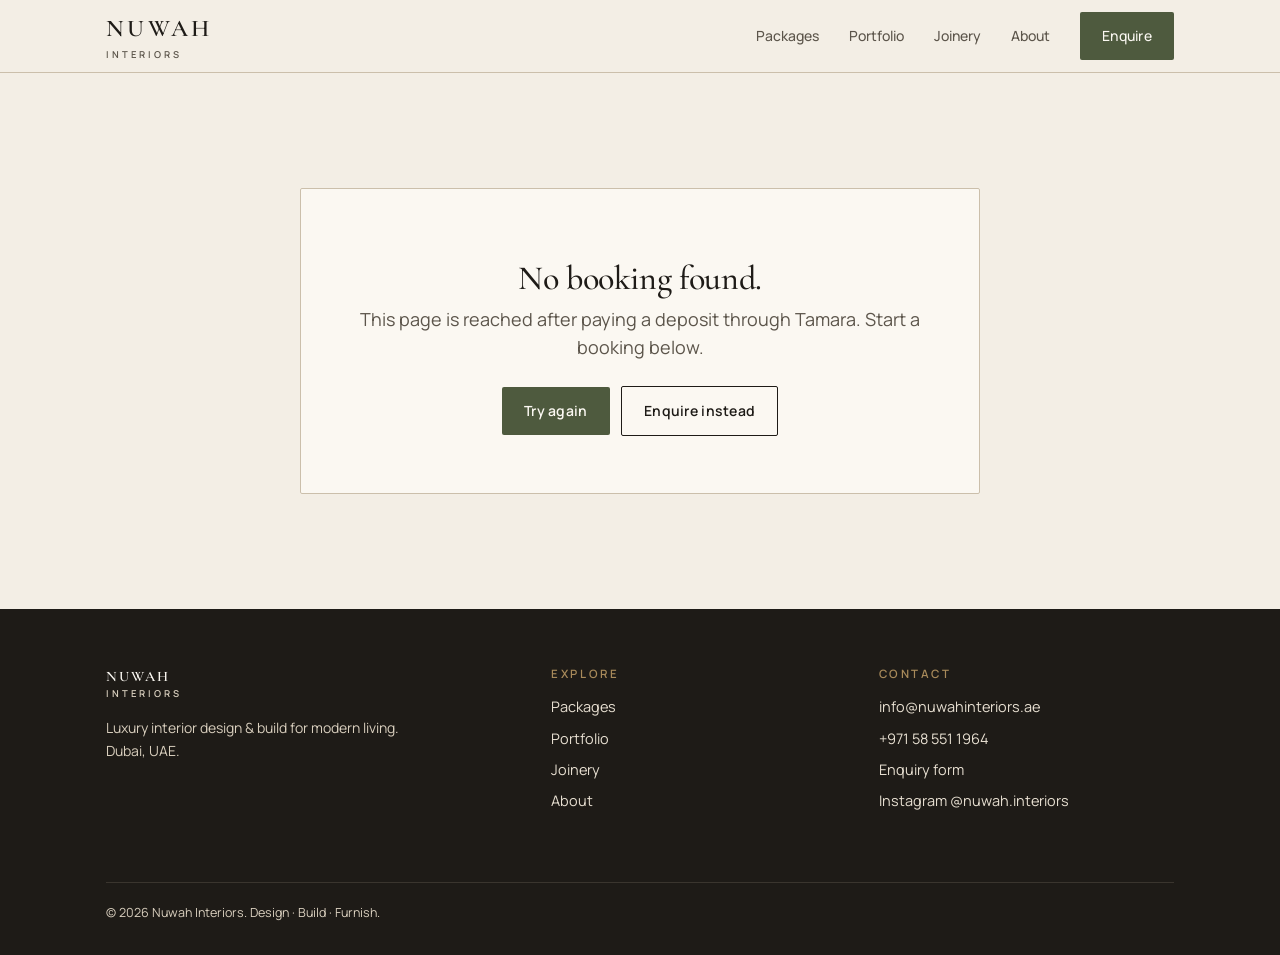
<file: book/done/index.html>
<!DOCTYPE html>
<html lang="en">
<head>
<meta charset="UTF-8" />
<meta name="viewport" content="width=device-width, initial-scale=1.0" />
<!-- ga:start -->
<script async src="https://www.googletagmanager.com/gtag/js?id=G-JV1L4W65VY"></script>
<script>window.dataLayer=window.dataLayer||[];function gtag(){dataLayer.push(arguments);}gtag('js',new Date());gtag('config','G-JV1L4W65VY');</script>
<!-- ga:end --><title>Booking status | Nuwah Interiors</title>
<meta name="robots" content="noindex, nofollow" />
<meta name="description" content="Your Nuwah Interiors package booking status." />
<link rel="preconnect" href="https://fonts.googleapis.com" />
<link rel="preconnect" href="https://fonts.gstatic.com" crossorigin />
<link rel="preload" as="style" href="https://fonts.googleapis.com/css2?family=Cormorant+Garamond:ital,wght@0,500;0,600;1,500&family=Manrope:wght@400;500;600;700&display=swap" /><link rel="stylesheet" href="https://fonts.googleapis.com/css2?family=Cormorant+Garamond:ital,wght@0,500;0,600;1,500&family=Manrope:wght@400;500;600;700&display=swap" media="print" onload="this.media='all'" /><noscript><link rel="stylesheet" href="https://fonts.googleapis.com/css2?family=Cormorant+Garamond:ital,wght@0,500;0,600;1,500&family=Manrope:wght@400;500;600;700&display=swap" /></noscript>
<link rel="stylesheet" href="/styles.min.css?v=202610292334" />
<link rel="icon" href="/favicon.svg" type="image/svg+xml" />
<link rel="icon" href="/favicon-32.png" sizes="32x32" type="image/png" />
<link rel="apple-touch-icon" href="/apple-touch-icon.png" />
<meta name="theme-color" content="#4E5A3E" />
<script src="/site.min.js?v=202610292334" defer></script>
</head>
<body>

<header class="nav">
  <div class="wrap">
    <a class="wordmark" href="/">Nuwah<small>Interiors</small></a>
    <button class="nav-toggle" aria-label="Menu" onclick="document.getElementById('links').classList.toggle('open')">☰</button>
    <ul class="links" id="links">
      <li><a href="/packages/">Packages</a></li>
      <li><a href="/portfolio/">Portfolio</a></li>
      <li><a href="/joinery/">Joinery</a></li>
      <li><a href="/about/">About</a></li>
      <li><a class="btn" href="/enquire/">Enquire</a></li>
    </ul>
  </div>
</header>

<section class="section">
  <div class="wrap">
    <main class="form-card" id="card">
      <div class="done show" id="state-loading">
        <div class="spin"></div>
        <h1 style="font-size:34px;margin-bottom:8px">Confirming your payment…</h1>
        <p class="lede" style="margin:0 auto">We're checking with Tamara. This usually takes a few seconds.</p>
      </div>

      <div class="done" id="state-paid">
        <div class="check"><svg width="26" height="26" viewBox="0 0 24 24" fill="none" stroke="#FBF8F2" stroke-width="3" stroke-linecap="round" stroke-linejoin="round"><path d="M20 6L9 17l-5-5"/></svg></div>
        <h1 style="font-size:34px;margin-bottom:8px" id="pTitle">Deposit received. Thank you.</h1>
        <p class="lede" style="margin:0 auto 24px" id="pLede">Your package is reserved. A confirmation is on its way to your email.</p>
        <div class="sum" style="text-align:left;margin:0 0 24px">
          <div class="sr"><span id="pRefLbl">Booking reference</span><b id="pRef">—</b></div>
          <div class="sr" id="rowPkg"><span id="pPkgLbl">Package</span><b id="pPkg">—</b></div>
          <div class="sr" id="rowPrice"><span>Package price</span><b id="pPrice">—</b></div>
          <div class="sr"><span id="pDepLbl">Deposit paid</span><b id="pDep">—</b></div>
          <div class="sr" id="rowBal"><span>Balance</span><b id="pBal">—</b></div>
        </div>
        <p style="font-size:15px;color:var(--ink-soft);max-width:48ch;margin:0 auto 20px" id="pNext"><strong style="color:var(--ink)">What happens next.</strong> We'll call you within one working day to schedule the site visit, confirm the scope and agree the delivery date. Furnishing typically takes about 10 days from sign-off.</p>
        <a class="btn" href="/portfolio/">See recent work</a>
      </div>

      <div class="done" id="state-pending">
        <div class="spin" style="animation:none;border-color:var(--sand-deep)"></div>
        <h1 style="font-size:34px;margin-bottom:8px">Almost there.</h1>
        <p class="lede" style="margin:0 auto 16px">Tamara is still finalising your payment. We'll email you the moment it's confirmed — usually within a few minutes.</p>
        <p style="font-size:14px;color:var(--ink-soft)">Booking reference <b id="qRef">—</b>. Questions? <a href="tel:+971585511964" style="color:var(--olive);font-weight:600">+971 58 551 1964</a></p>
      </div>

      <div class="done" id="state-failed">
        <h1 style="font-size:34px;margin-bottom:8px" id="fTitle">Payment not completed.</h1>
        <p class="lede" style="margin:0 auto 24px" id="fText">Nothing has been charged. You can try again, or send an enquiry and we'll arrange the deposit with you directly.</p>
        <a class="btn" id="retry" href="/book/">Try again</a>
        <a class="btn btn-ghost" href="/enquire/" style="margin-left:8px">Enquire instead</a>
      </div>
    </main>
  </div>
</section>

<footer class="footer">
  <div class="wrap">
    <div><a class="wordmark" href="/">Nuwah<small>Interiors</small></a><p style="margin-top:16px">Luxury interior design &amp; build for modern living. Dubai, UAE.</p></div>
    <div><div class="fh">Explore</div><a href="/packages/">Packages</a><a href="/portfolio/">Portfolio</a><a href="/joinery/">Joinery</a><a href="/about/">About</a></div>
    <div><div class="fh">Contact</div><a href="mailto:info@nuwahinteriors.ae">info@nuwahinteriors.ae</a><a href="tel:+971585511964">+971 58 551 1964</a><a href="/enquire/">Enquiry form</a><a href="https://www.instagram.com/nuwah.interiors/" target="_blank" rel="noopener">Instagram @nuwah.interiors</a></div>
    <div class="copy">© 2026 Nuwah Interiors. Design · Build · Furnish.</div>
  </div>
</footer>

<script>
  const ENDPOINT = "https://script.google.com/macros/s/AKfycbxoMlnjB7bj7qY481LDmIJnRIHebRNj9PFnE_8B_Mr8kuph4aH4Ah2Z2pOv5e_wmuA9/exec";   /* same /exec URL as /book/ */
  const fmt = (n) => "AED " + (Math.round((Number(n) || 0) * 100) / 100).toLocaleString("en-US");
  const q = new URLSearchParams(location.search);
  let ref = q.get("ref") || "";
  const orderId = q.get("orderId") || q.get("order_id") || "";
  const paymentStatus = (q.get("paymentStatus") || q.get("result") || "").toLowerCase();
  let saved = {}; try { saved = JSON.parse(sessionStorage.getItem("nuwahBooking") || "{}"); } catch (_) {}
  if (!ref && saved.ref) ref = saved.ref;
  const retryHref = saved.mode === "topup"
    ? "/book/pay/" + (saved.amount ? "?amount=" + saved.amount + (saved.linked ? "&ref=" + saved.linked : "") : "")
    : "/book/" + (saved.unit && saved.tier ? "?unit=" + saved.unit + "&tier=" + saved.tier : "");
  document.getElementById("retry").href = retryHref;

  function show(id) { document.querySelectorAll(".done").forEach((d) => d.classList.remove("show")); document.getElementById(id).classList.add("show"); }
  function failed(title, text) {
    document.getElementById("fTitle").textContent = title;
    if (text) document.getElementById("fText").textContent = text;
    show("state-failed");
  }

  async function confirm(attempt, silent) {
    try {
      const res = await fetch(ENDPOINT, { method: "POST", body: JSON.stringify({ action: "confirm", ref, orderId, paymentStatus }), redirect: "follow" });
      const d = await res.json();
      if (!d || !d.ok) throw new Error((d && d.error) || "Could not confirm the booking.");
      if ((d.status === "paid" || d.status === "confirmed") && d.mode === "topup") {
        document.getElementById("pTitle").textContent = "Payment received. Thank you.";
        document.getElementById("pLede").textContent = "Your additional payment is confirmed. A receipt is on its way to your email.";
        document.getElementById("pRefLbl").textContent = "Payment reference";
        document.getElementById("pRef").textContent = d.ref;
        document.getElementById("pPkgLbl").textContent = "For";
        document.getElementById("pPkg").textContent = (d.linked ? "Booking " + d.linked : "Nuwah Interiors") + (d.note ? " · " + d.note : "");
        document.getElementById("rowPrice").style.display = "none"; document.getElementById("rowBal").style.display = "none";
        document.getElementById("pDepLbl").textContent = "Paid via Tamara";
        document.getElementById("pDep").textContent = fmt(d.amount);
        document.getElementById("pNext").innerHTML = "<strong style=\"color:var(--ink)\">All done.</strong> We've logged this against your project" + (d.linked ? " (" + d.linked + ")" : "") + ". If anything looks wrong, reply to the receipt email or call +971 58 551 1964.";
        show("state-paid");
        try { localStorage.removeItem("nuwahBookDraft"); } catch (_) {}
        try {
          if (window.gtag && !sessionStorage.getItem("nuwahPurchase:" + d.ref)) {
            gtag("event", "purchase", { transaction_id: d.ref, currency: "AED", value: d.amount, items: [{ item_id: "topup", item_name: "Additional payment", price: d.amount, quantity: 1 }] });
            sessionStorage.setItem("nuwahPurchase:" + d.ref, "1");
          }
        } catch (_) {}
        return;
      }
      if (d.status === "paid" || d.status === "confirmed") {
        const full = d.mode === "full";
        document.getElementById("pTitle").textContent = full ? "Package confirmed. Thank you." : "Deposit received. Thank you.";
        document.getElementById("pLede").textContent = full
          ? "Tamara has approved your payment plan and your package is booked. A confirmation is on its way to your email."
          : "Your package is reserved. A confirmation is on its way to your email.";
        document.getElementById("pRef").textContent = d.ref;
        document.getElementById("pPkg").textContent = d.unit + " · " + d.tier;
        document.getElementById("pPrice").textContent = fmt(d.price);
        document.getElementById("pDepLbl").textContent = full ? "Through Tamara" : "Deposit paid";
        document.getElementById("pDep").textContent = fmt(d.amount);
        document.getElementById("pBal").textContent = full ? "Nothing more to pay" : fmt(d.price - d.amount);
        show("state-paid");
        try { localStorage.removeItem("nuwahBookDraft"); } catch (_) {}   /* booking done — forget the saved form */
        try {
          if (window.gtag && !sessionStorage.getItem("nuwahPurchase:" + d.ref)) {
            gtag("event", "purchase", { transaction_id: d.ref, currency: "AED", value: d.amount, items: [{ item_id: d.unitKey + "-" + d.tierKey + (full ? "" : "-deposit"), item_name: d.unit + " " + d.tier + (full ? " package" : " deposit"), price: d.amount, quantity: 1 }] });
            sessionStorage.setItem("nuwahPurchase:" + d.ref, "1");
          }
        } catch (_) {}
        return;
      }
      if (silent && d.status !== "declined") return;   /* background check after a cancel/failure redirect: only paid/declined refine the page */
      if (d.status === "cancelled") return failed("Payment cancelled.", "Nothing has been charged. You can try again whenever you're ready, or send an enquiry instead.");
      if (d.status === "declined") {
        if (d.mode === "full" && d.unitKey && d.unitKey !== "b4" && d.tierKey) {
          const retry = document.getElementById("retry");
          retry.href = "/book/?unit=" + d.unitKey + "&tier=" + d.tierKey + "&pay=deposit"; retry.textContent = "Reserve with a deposit instead";
          return failed("Tamara couldn't approve the full amount.", "Nothing has been charged. You can still book the same package by reserving it with a " + fmt(Math.max(1000, Math.round(d.price * 0.1 / 50) * 50)) + " deposit through Tamara, with the balance invoiced directly — or send an enquiry and we'll work it out with you.");
        }
        return failed("Tamara didn't approve this payment.", "Nothing has been charged. You can try again with different details, or send an enquiry and we'll arrange the payment with you directly.");
      }
      if (d.status === "expired") return failed("This checkout has expired.", "Nothing has been charged. Start again and complete the Tamara step within 30 minutes.");
      /* pending / created: Tamara may still be processing — poll a few times */
      document.getElementById("qRef").textContent = d.ref || ref || "—";
      if (attempt < 4 && paymentStatus !== "cancelled" && paymentStatus !== "canceled" && paymentStatus !== "failed" && paymentStatus !== "declined") {
        setTimeout(() => confirm(attempt + 1), 3000); return;
      }
      show("state-pending");
    } catch (err) {
      if (silent) return;
      if (attempt < 2) { setTimeout(() => confirm(attempt + 1), 2500); return; }
      failed("We couldn't confirm the booking just now.", (ref ? "Your reference is " + ref + ". " : "") + "If Tamara showed the payment as approved, you're booked — we'll email you shortly. Otherwise call +971 58 551 1964 and we'll sort it out.");
    }
  }

  if (!ref && !orderId) failed("No booking found.", "This page is reached after paying a deposit through Tamara. Start a booking below.");
  else if (ENDPOINT.indexOf("PASTE") === 0) failed("Online booking isn't switched on yet.", "Please use the enquiry form or call +971 58 551 1964.");
  else if (paymentStatus === "cancelled" || paymentStatus === "canceled") { confirm(0, true); failed("Payment cancelled.", "Nothing has been charged. You can try again whenever you're ready, or send an enquiry instead."); }
  else if (paymentStatus === "failed" || paymentStatus === "declined") { confirm(0, true); failed("Payment not completed.", "Nothing has been charged. You can try again, or send an enquiry and we'll arrange the deposit with you directly."); }
  else confirm(0);
</script>
</body>
</html>
</file>
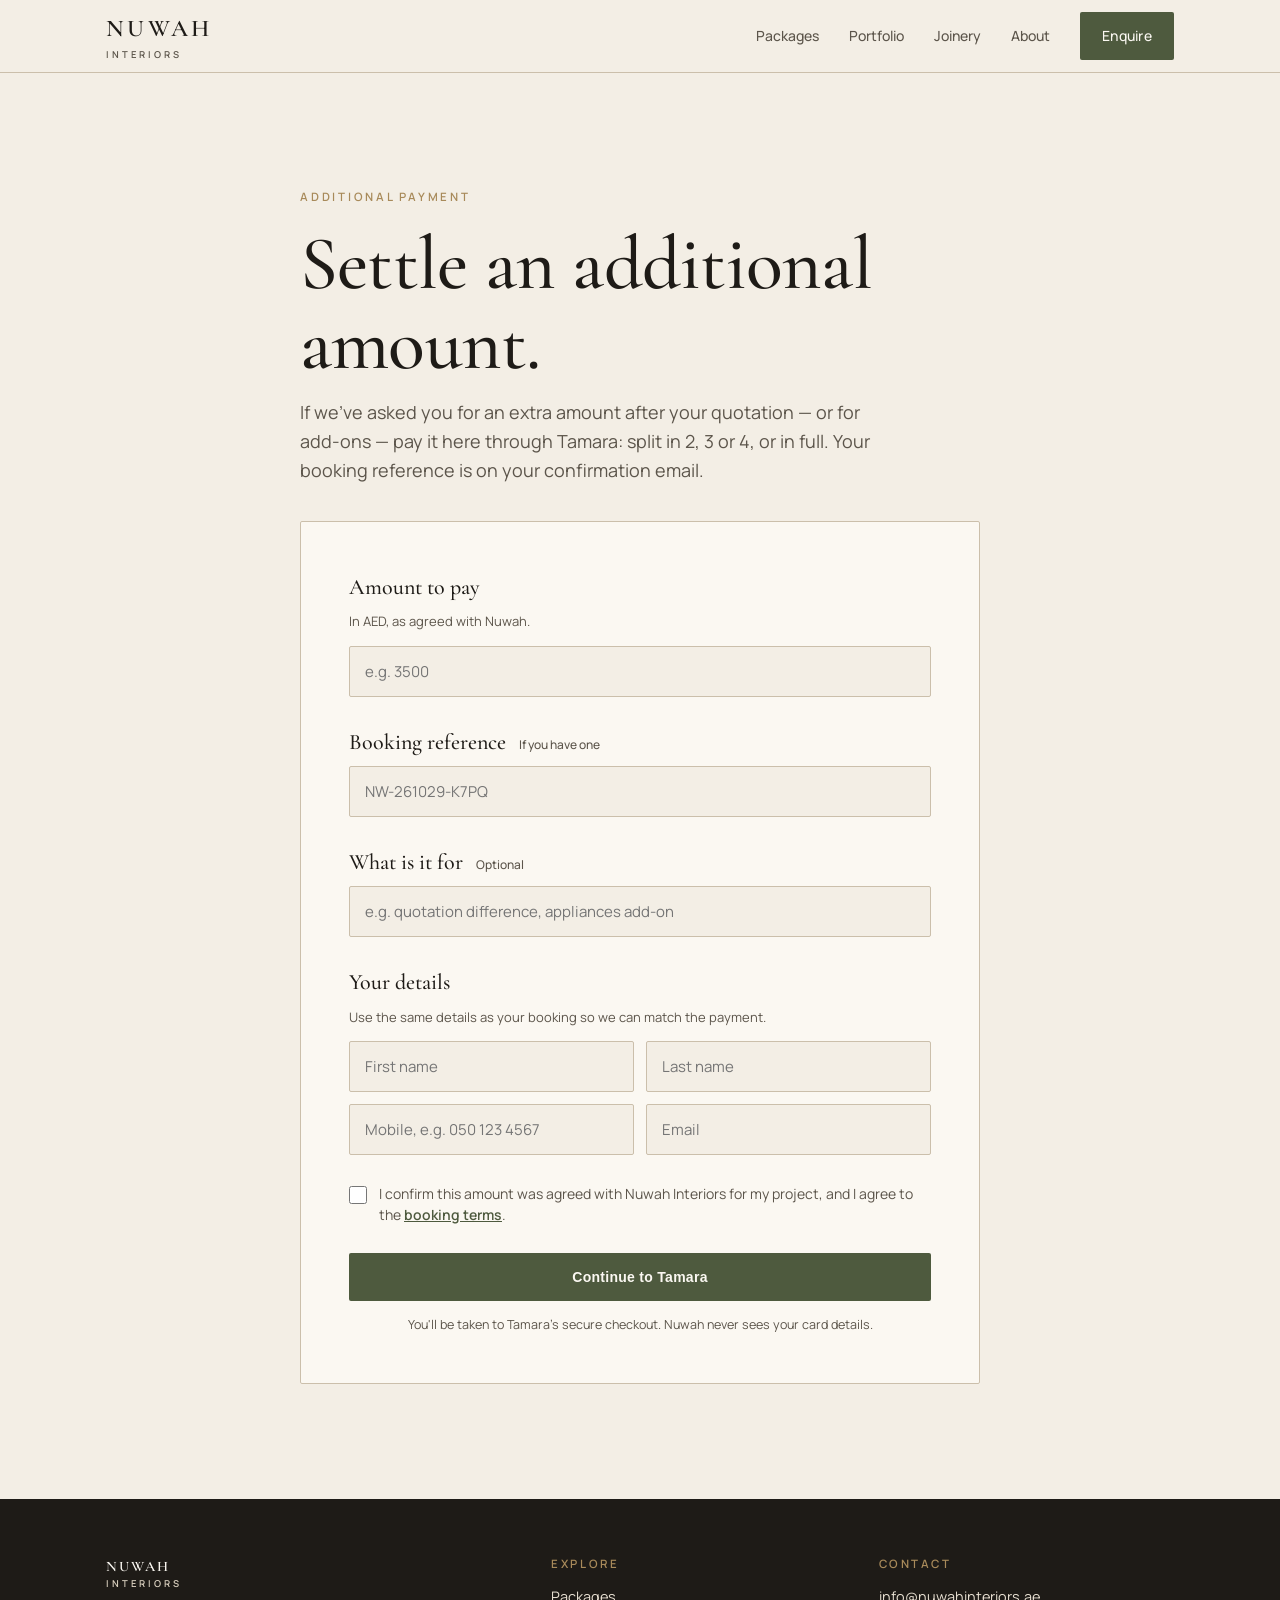
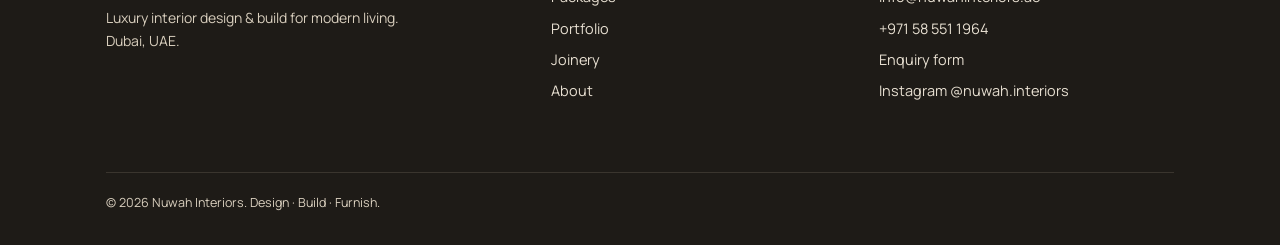
<file: book/pay/index.html>
<!DOCTYPE html>
<html lang="en">
<head>
<meta charset="UTF-8" />
<meta name="viewport" content="width=device-width, initial-scale=1.0" />
<!-- ga:start -->
<script async src="https://www.googletagmanager.com/gtag/js?id=G-JV1L4W65VY"></script>
<script>window.dataLayer=window.dataLayer||[];function gtag(){dataLayer.push(arguments);}gtag('js',new Date());gtag('config','G-JV1L4W65VY');</script>
<!-- ga:end --><title>Additional payment | Nuwah Interiors</title>
<meta name="robots" content="noindex, nofollow" />
<meta name="description" content="Settle an additional amount for your Nuwah Interiors booking through Tamara — split in 2, 3 or 4, or pay in full." />
<link rel="preconnect" href="https://fonts.googleapis.com" />
<link rel="preconnect" href="https://fonts.gstatic.com" crossorigin />
<link rel="preload" as="style" href="https://fonts.googleapis.com/css2?family=Cormorant+Garamond:ital,wght@0,500;0,600;1,500&family=Manrope:wght@400;500;600;700&display=swap" /><link rel="stylesheet" href="https://fonts.googleapis.com/css2?family=Cormorant+Garamond:ital,wght@0,500;0,600;1,500&family=Manrope:wght@400;500;600;700&display=swap" media="print" onload="this.media='all'" /><noscript><link rel="stylesheet" href="https://fonts.googleapis.com/css2?family=Cormorant+Garamond:ital,wght@0,500;0,600;1,500&family=Manrope:wght@400;500;600;700&display=swap" /></noscript>
<link rel="stylesheet" href="/styles.min.css?v=202610292334" />
<link rel="canonical" href="https://nuwahinteriors.ae/book/pay/" />
<link rel="icon" href="/favicon.svg" type="image/svg+xml" />
<link rel="icon" href="/favicon-32.png" sizes="32x32" type="image/png" />
<link rel="apple-touch-icon" href="/apple-touch-icon.png" />
<meta name="theme-color" content="#4E5A3E" />
<script src="/site.min.js?v=202610292334" defer></script>
</head>
<body>

<header class="nav">
  <div class="wrap">
    <a class="wordmark" href="/">Nuwah<small>Interiors</small></a>
    <button class="nav-toggle" aria-label="Menu" onclick="document.getElementById('links').classList.toggle('open')">☰</button>
    <ul class="links" id="links">
      <li><a href="/packages/">Packages</a></li>
      <li><a href="/portfolio/">Portfolio</a></li>
      <li><a href="/joinery/">Joinery</a></li>
      <li><a href="/about/">About</a></li>
      <li><a class="btn" href="/enquire/">Enquire</a></li>
    </ul>
  </div>
</header>

<section class="section">
  <div class="wrap">
    <div style="max-width:680px;margin:0 auto 36px">
      <p class="eyebrow">Additional payment</p>
      <h1 style="margin-bottom:14px">Settle an additional amount.</h1>
      <p class="lede">If we've asked you for an extra amount after your quotation — or for add-ons — pay it here through Tamara: split in 2, 3 or 4, or in full. Your booking reference is on your confirmation email.</p>
    </div>

    <main class="form-card" id="card">
      <div class="form-body">
        <form id="topup" novalidate>
          <div class="field">
            <label class="q" for="amount">Amount to pay</label>
            <p class="hint">In AED, as agreed with Nuwah.</p>
            <input type="text" inputmode="decimal" id="amount" name="amount" placeholder="e.g. 3500" autocomplete="off" />
          </div>
          <div class="field">
            <label class="q" for="ref">Booking reference <span class="opt">If you have one</span></label>
            <input type="text" id="ref" name="ref" placeholder="NW-261029-K7PQ" autocomplete="off" style="text-transform:uppercase" />
          </div>
          <div class="field">
            <label class="q" for="note">What is it for <span class="opt">Optional</span></label>
            <input type="text" id="note" name="note" placeholder="e.g. quotation difference, appliances add-on" maxlength="140" />
          </div>

          <div class="sum" id="sum" hidden>
            <div class="sr due"><span>Through Tamara today</span><b id="sumAmt">—</b></div>
            <div class="widget" id="widget"></div>
            <p class="fine">You'll complete the payment on Tamara's secure checkout and choose your plan there — split in 2, 3 or 4, or pay in full. No interest, no late fees.</p>
          </div>

          <div class="field">
            <label class="q">Your details</label>
            <p class="hint">Use the same details as your booking so we can match the payment.</p>
            <div class="row2">
              <div><input type="text" id="firstName" name="firstName" placeholder="First name" autocomplete="given-name" /></div>
              <div><input type="text" id="lastName" name="lastName" placeholder="Last name" autocomplete="family-name" /></div>
            </div>
            <div class="row2" style="margin-top:12px">
              <div><input type="tel" id="phone" name="phone" placeholder="Mobile, e.g. 050 123 4567" autocomplete="tel" /></div>
              <div><input type="email" id="email" name="email" placeholder="Email" autocomplete="email" /></div>
            </div>
          </div>

          <div class="field">
            <label class="agree"><input type="checkbox" id="agree" /><span>I confirm this amount was agreed with Nuwah Interiors for my project, and I agree to the <a href="/book/#terms" style="color:var(--olive);font-weight:600">booking terms</a>.</span></label>
          </div>

          <button type="submit" class="btn submit" id="submitBtn">Continue to Tamara</button>
          <p class="secure">You'll be taken to Tamara's secure checkout. Nuwah never sees your card details.</p>
          <p class="error" id="error">Please complete the required fields before continuing.</p>
        </form>
      </div>

      <div class="done" id="done" aria-live="polite">
        <div class="spin"></div>
        <h2 style="font-size:30px;margin-bottom:8px">Preparing your Tamara checkout…</h2>
        <p class="lede" style="margin:0 auto">One moment — you'll be redirected to Tamara to complete the payment.</p>
      </div>
    </main>
  </div>
</section>

<footer class="footer">
  <div class="wrap">
    <div><a class="wordmark" href="/">Nuwah<small>Interiors</small></a><p style="margin-top:16px">Luxury interior design &amp; build for modern living. Dubai, UAE.</p></div>
    <div><div class="fh">Explore</div><a href="/packages/">Packages</a><a href="/portfolio/">Portfolio</a><a href="/joinery/">Joinery</a><a href="/about/">About</a></div>
    <div><div class="fh">Contact</div><a href="mailto:info@nuwahinteriors.ae">info@nuwahinteriors.ae</a><a href="tel:+971585511964">+971 58 551 1964</a><a href="/enquire/">Enquiry form</a><a href="https://www.instagram.com/nuwah.interiors/" target="_blank" rel="noopener">Instagram @nuwah.interiors</a></div>
    <div class="copy">© 2026 Nuwah Interiors. Design · Build · Furnish.</div>
  </div>
</footer>

<script>
  const ENDPOINT = "https://script.google.com/macros/s/AKfycbxoMlnjB7bj7qY481LDmIJnRIHebRNj9PFnE_8B_Mr8kuph4aH4Ah2Z2pOv5e_wmuA9/exec";   /* same /exec URL as /book/ */
  const TAMARA_PUBLIC_KEY = "a98b2d15-d099-45c1-ba4c-93172813670a";
  const MAX_AMOUNT = 100000;   /* Tamara's single-order ceiling on Nuwah's account */

  const form = document.getElementById("topup"), card = document.getElementById("card"), done = document.getElementById("done");
  const errorEl = document.getElementById("error"), submitBtn = document.getElementById("submitBtn"), sum = document.getElementById("sum");
  const fmt = (n) => "AED " + (Math.round(n * 100) / 100).toLocaleString("en-US");
  function amountValue() { const n = Number(String(form.amount.value).replace(/[^\d.]/g, "")); return isFinite(n) ? Math.round(n * 100) / 100 : 0; }

  /* Tamara widget v2 */
  let widgetLoaded = false, currentAmount = 0;
  function loadWidget() {
    if (widgetLoaded) return; widgetLoaded = true;
    window.tamaraWidgetConfig = { lang: "en", country: "AE", publicKey: TAMARA_PUBLIC_KEY, style: { fontSize: "14px", badgeRatio: 1 } };
    const s = document.createElement("script"); s.defer = true; s.src = "https://cdn.tamara.co/widget-v2/tamara-widget.js";
    s.onload = () => renderWidget(currentAmount); document.head.appendChild(s);
  }
  function renderWidget(amount) {
    const host = document.getElementById("widget"); host.innerHTML = "";
    if (!widgetLoaded || !amount) return;
    const w = document.createElement("tamara-widget");
    w.setAttribute("type", "tamara-summary"); w.setAttribute("inline-type", "2"); w.setAttribute("amount", String(amount));
    w.setAttribute("config", JSON.stringify({ badgePosition: "right", showExtraContent: "" }));
    host.appendChild(w);
    if (window.TamaraWidgetV2 && typeof TamaraWidgetV2.refresh === "function") { try { TamaraWidgetV2.refresh(); } catch (_) {} }
  }

  let widgetTimer;
  function update() {
    const a = amountValue();
    currentAmount = a;
    if (a >= 1) { document.getElementById("sumAmt").textContent = fmt(a); sum.hidden = false; loadWidget(); clearTimeout(widgetTimer); widgetTimer = setTimeout(() => renderWidget(a), 400); }
    else sum.hidden = true;
    errorEl.classList.remove("show");
  }
  form.amount.addEventListener("input", update);
  ["ref", "note", "firstName", "lastName", "phone", "email", "agree"].forEach((id) => {
    const el = document.getElementById(id);
    el.addEventListener("input", () => errorEl.classList.remove("show")); el.addEventListener("change", () => errorEl.classList.remove("show"));
  });

  /* Prefill: ?ref=NW-...&amount=3500&for=... from a link we send, and contact details from a previous booking on this device */
  (function prefill() {
    const q = new URLSearchParams(location.search);
    if (q.get("ref")) form.ref.value = q.get("ref").toUpperCase();
    if (q.get("amount")) form.amount.value = q.get("amount");
    if (q.get("for")) form.note.value = q.get("for");
    try {
      const d = JSON.parse(localStorage.getItem("nuwahBookDraft") || "{}");
      ["firstName", "lastName", "phone", "email"].forEach((id) => { if (d[id] && !form[id].value) form[id].value = d[id]; });
    } catch (_) {}
    update();
  })();
  window.addEventListener("pageshow", (e) => {
    if (e.persisted || card.classList.contains("sent")) { card.classList.remove("sent"); done.classList.remove("show"); submitBtn.disabled = false; submitBtn.textContent = "Continue to Tamara"; }
  });

  function normalisePhone(raw) {
    let p = String(raw || "").replace(/[\s\-().]/g, "");
    if (p.startsWith("00")) p = "+" + p.slice(2);
    if (/^0?5\d{8}$/.test(p)) p = "+971" + p.replace(/^0/, "");
    if (/^9715\d{8}$/.test(p)) p = "+" + p;
    return /^\+\d{8,15}$/.test(p) ? p : "";
  }
  function fail(msg) {
    card.classList.remove("sent"); done.classList.remove("show");
    submitBtn.disabled = false; submitBtn.textContent = "Continue to Tamara";
    errorEl.textContent = msg; errorEl.classList.add("show");
  }

  form.addEventListener("submit", async (e) => {
    e.preventDefault();
    const amount = amountValue(), ref = form.ref.value.trim().toUpperCase(), note = form.note.value.trim();
    const firstName = form.firstName.value.trim(), lastName = form.lastName.value.trim();
    const phone = normalisePhone(form.phone.value), email = form.email.value.trim();
    if (!(amount >= 1)) return fail("Please enter the amount in AED.");
    if (amount > MAX_AMOUNT) return fail("Tamara takes up to AED 100,000 in one payment. Please split it into two payments or contact us.");
    if (ref && !/^NW-\d{6}-[A-Z0-9]{4}$/.test(ref)) return fail("That booking reference doesn't look right — it's in the form NW-261029-K7PQ. Leave it blank if you don't have one.");
    if (!firstName || !lastName) return fail("Please enter your first and last name.");
    if (!phone) return fail("Please enter a valid mobile number, e.g. 050 123 4567.");
    if (!/^[^@\s]+@[^@\s]+\.[^@\s]+$/.test(email)) return fail("Please enter a valid email address.");
    if (!document.getElementById("agree").checked) return fail("Please tick the confirmation to continue.");

    submitBtn.disabled = true; submitBtn.textContent = "Preparing your Tamara checkout…";
    card.classList.add("sent"); done.classList.add("show");
    try {
      const res = await fetch(ENDPOINT, { method: "POST", body: JSON.stringify({ action: "topup", amount, ref, note, firstName, lastName, phone, email, page: location.href, ua: navigator.userAgent }), redirect: "follow" });
      const data = await res.json();
      if (!data || !data.ok || !data.checkout_url) throw new Error((data && data.error) || "Could not start the Tamara checkout.");
      try { sessionStorage.setItem("nuwahBooking", JSON.stringify({ ref: data.ref, mode: "topup", linked: ref, amount })); } catch (_) {}
      if (window.gtag) gtag("event", "begin_checkout", { currency: "AED", value: amount, items: [{ item_id: "topup", item_name: "Additional payment", price: amount, quantity: 1 }] });
      location.href = data.checkout_url;
    } catch (err) {
      fail(err && err.message ? err.message : "Something went wrong. Please try again or call +971 58 551 1964.");
    }
  });
</script>
</body>
</html>
</file>
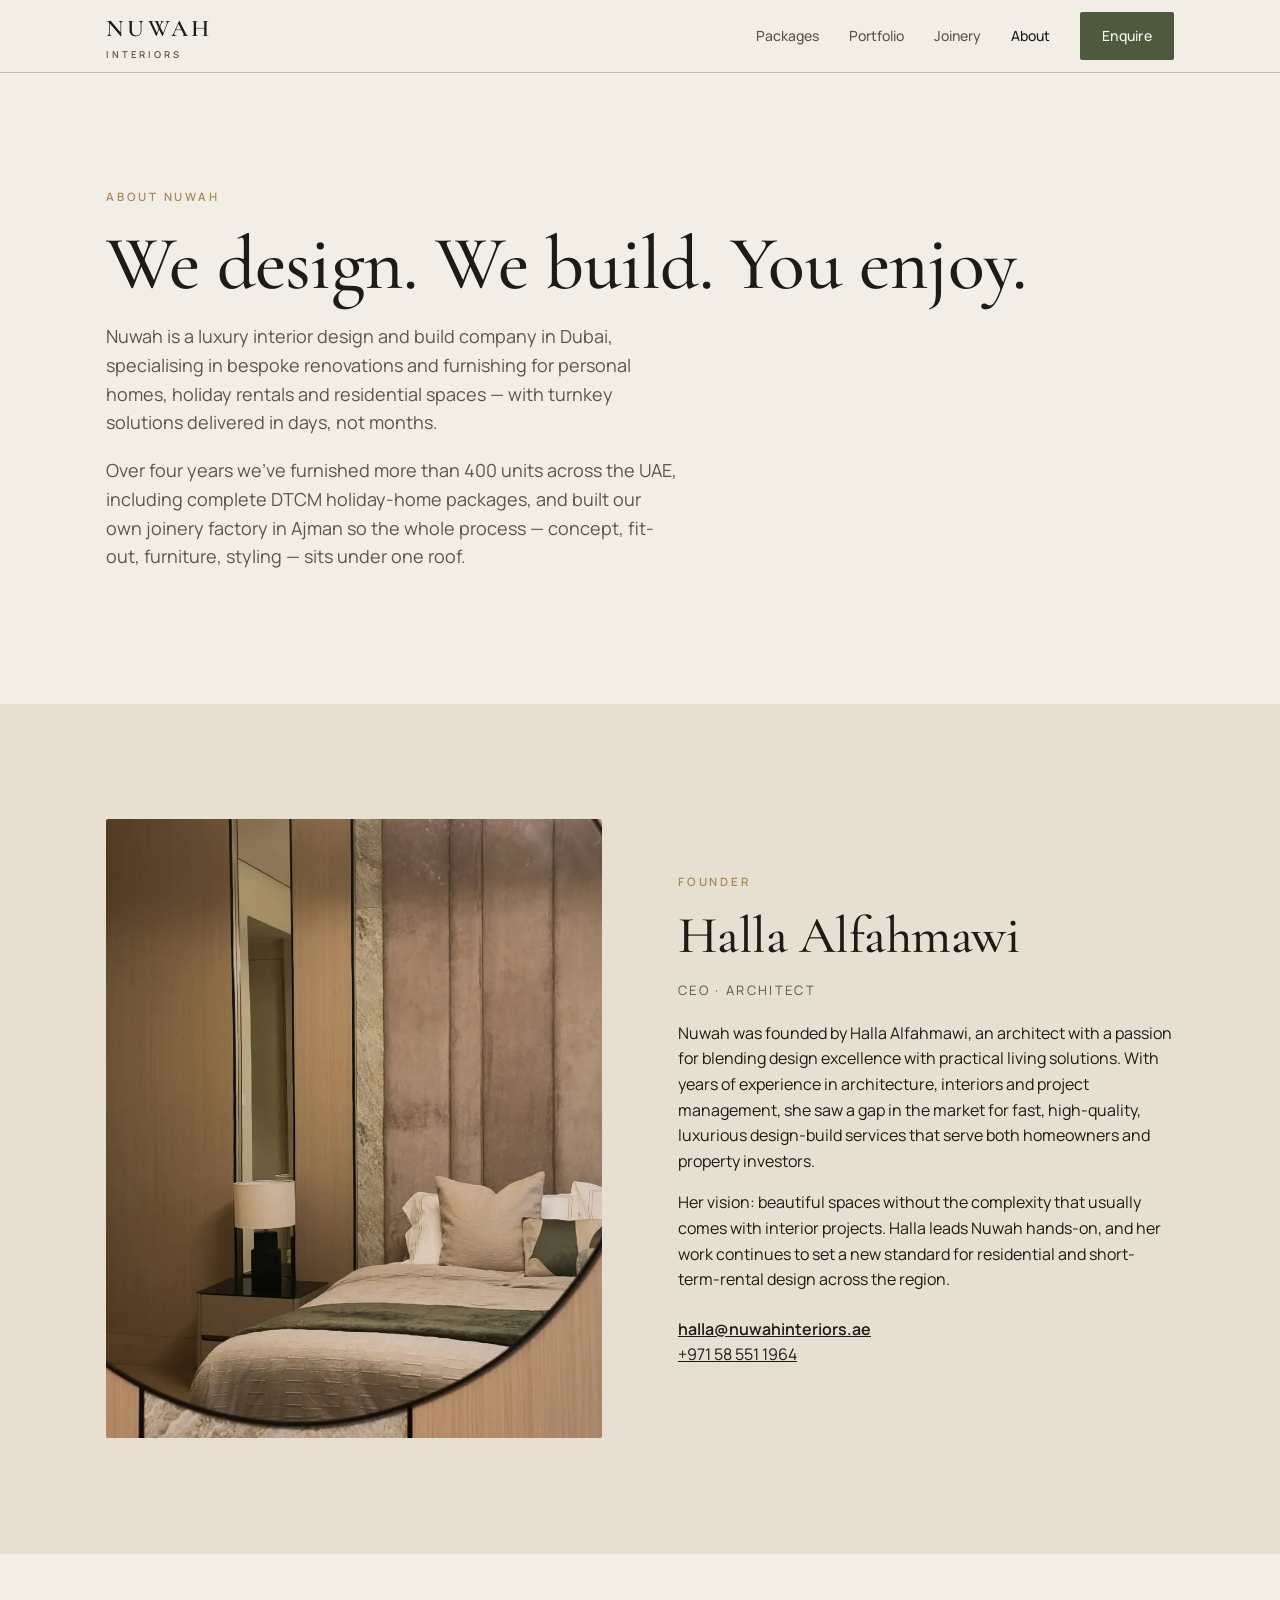
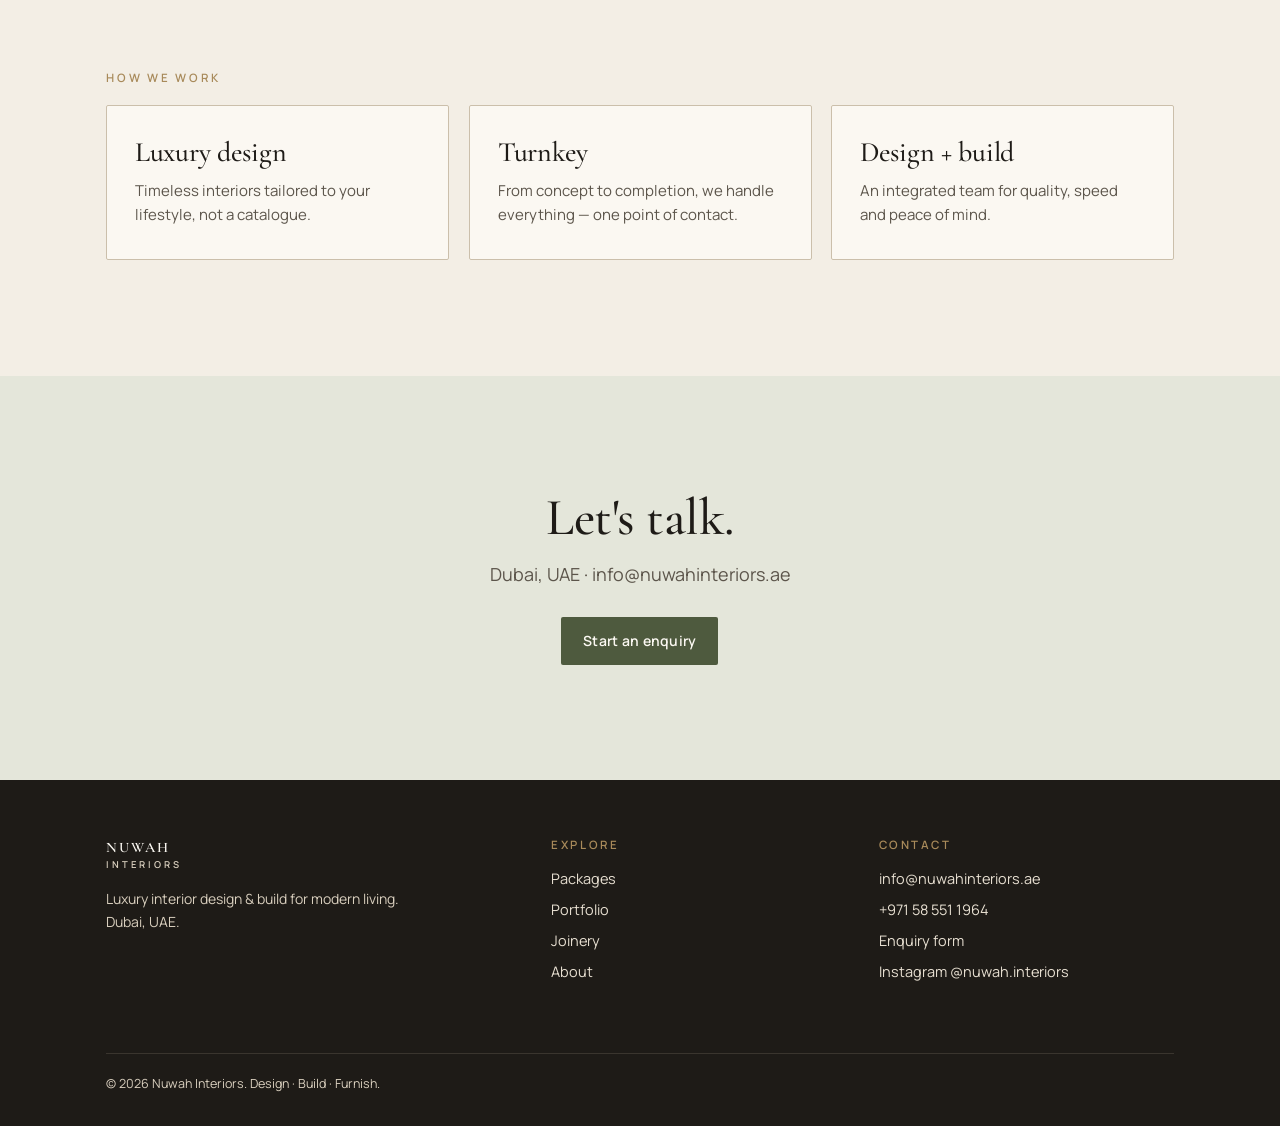
<file: about.html>
<!DOCTYPE html><html lang="en"><head><meta charset="UTF-8"><title>Nuwah Interiors</title><meta http-equiv="refresh" content="0; url=/about/"><link rel="canonical" href="https://nuwahinteriors.ae/about/"><script>location.replace('/about/')</script></head><body><a href="/about/">Continue</a></body></html>
</file>
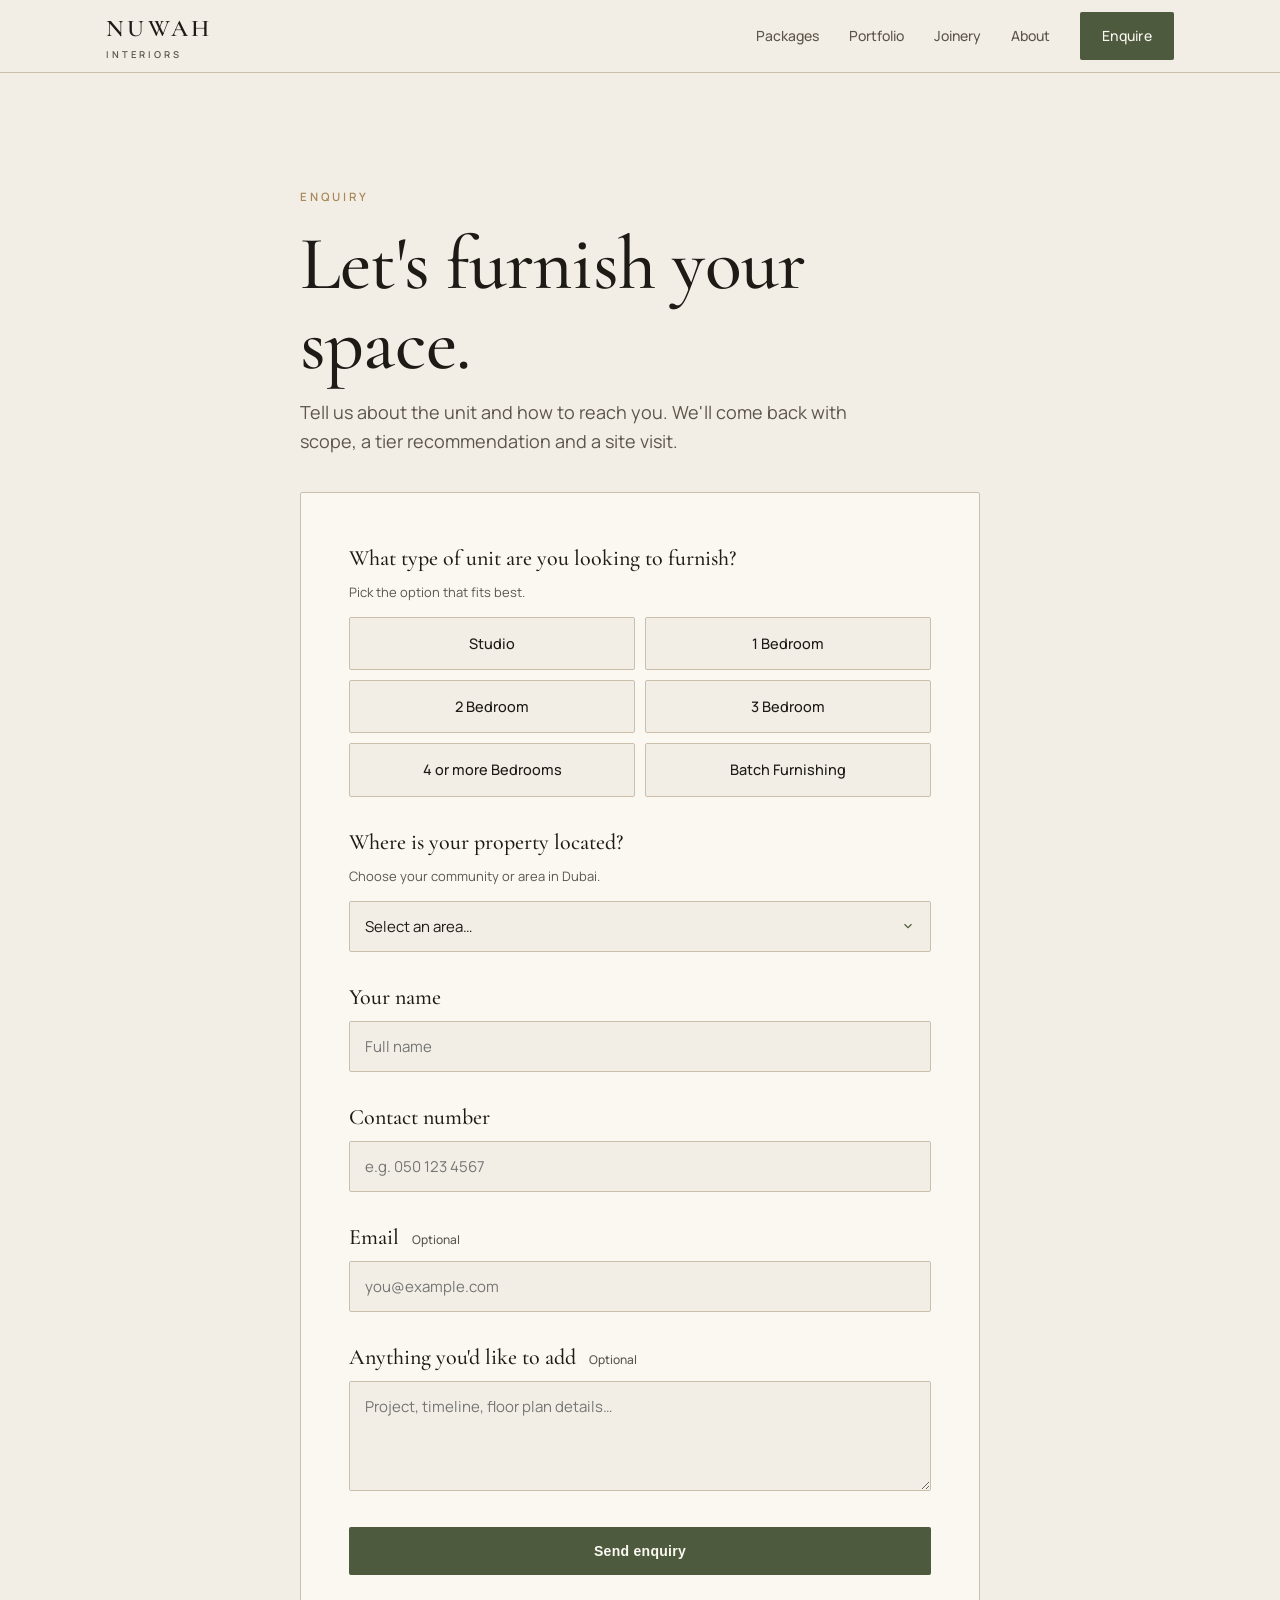
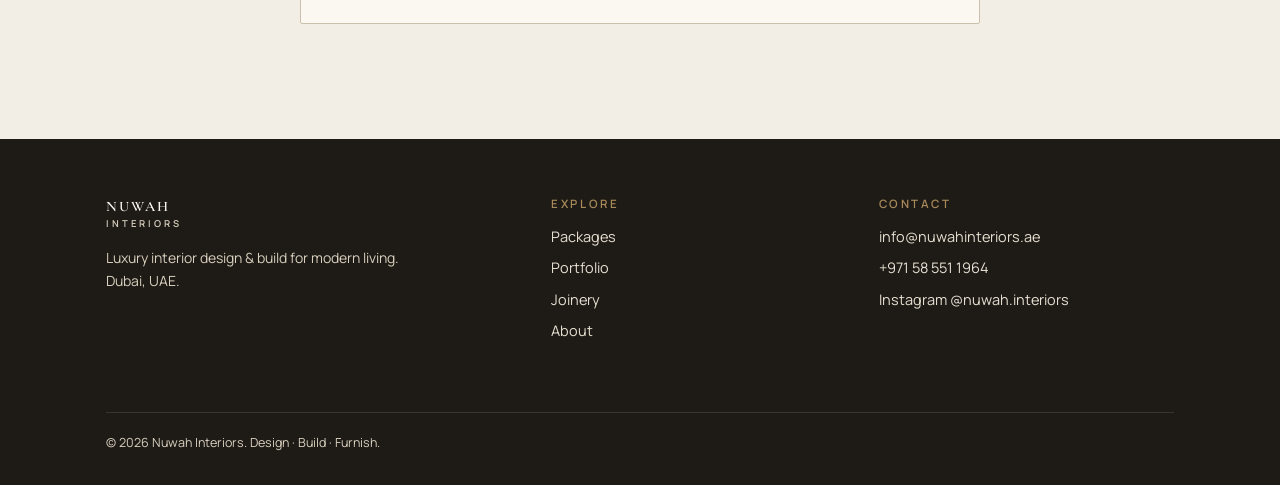
<file: enquire.html>
<!DOCTYPE html><html lang="en"><head><meta charset="UTF-8"><title>Nuwah Interiors</title><meta http-equiv="refresh" content="0; url=/enquire/"><link rel="canonical" href="https://nuwahinteriors.ae/enquire/"><script>location.replace('/enquire/')</script></head><body><a href="/enquire/">Continue</a></body></html>
</file>
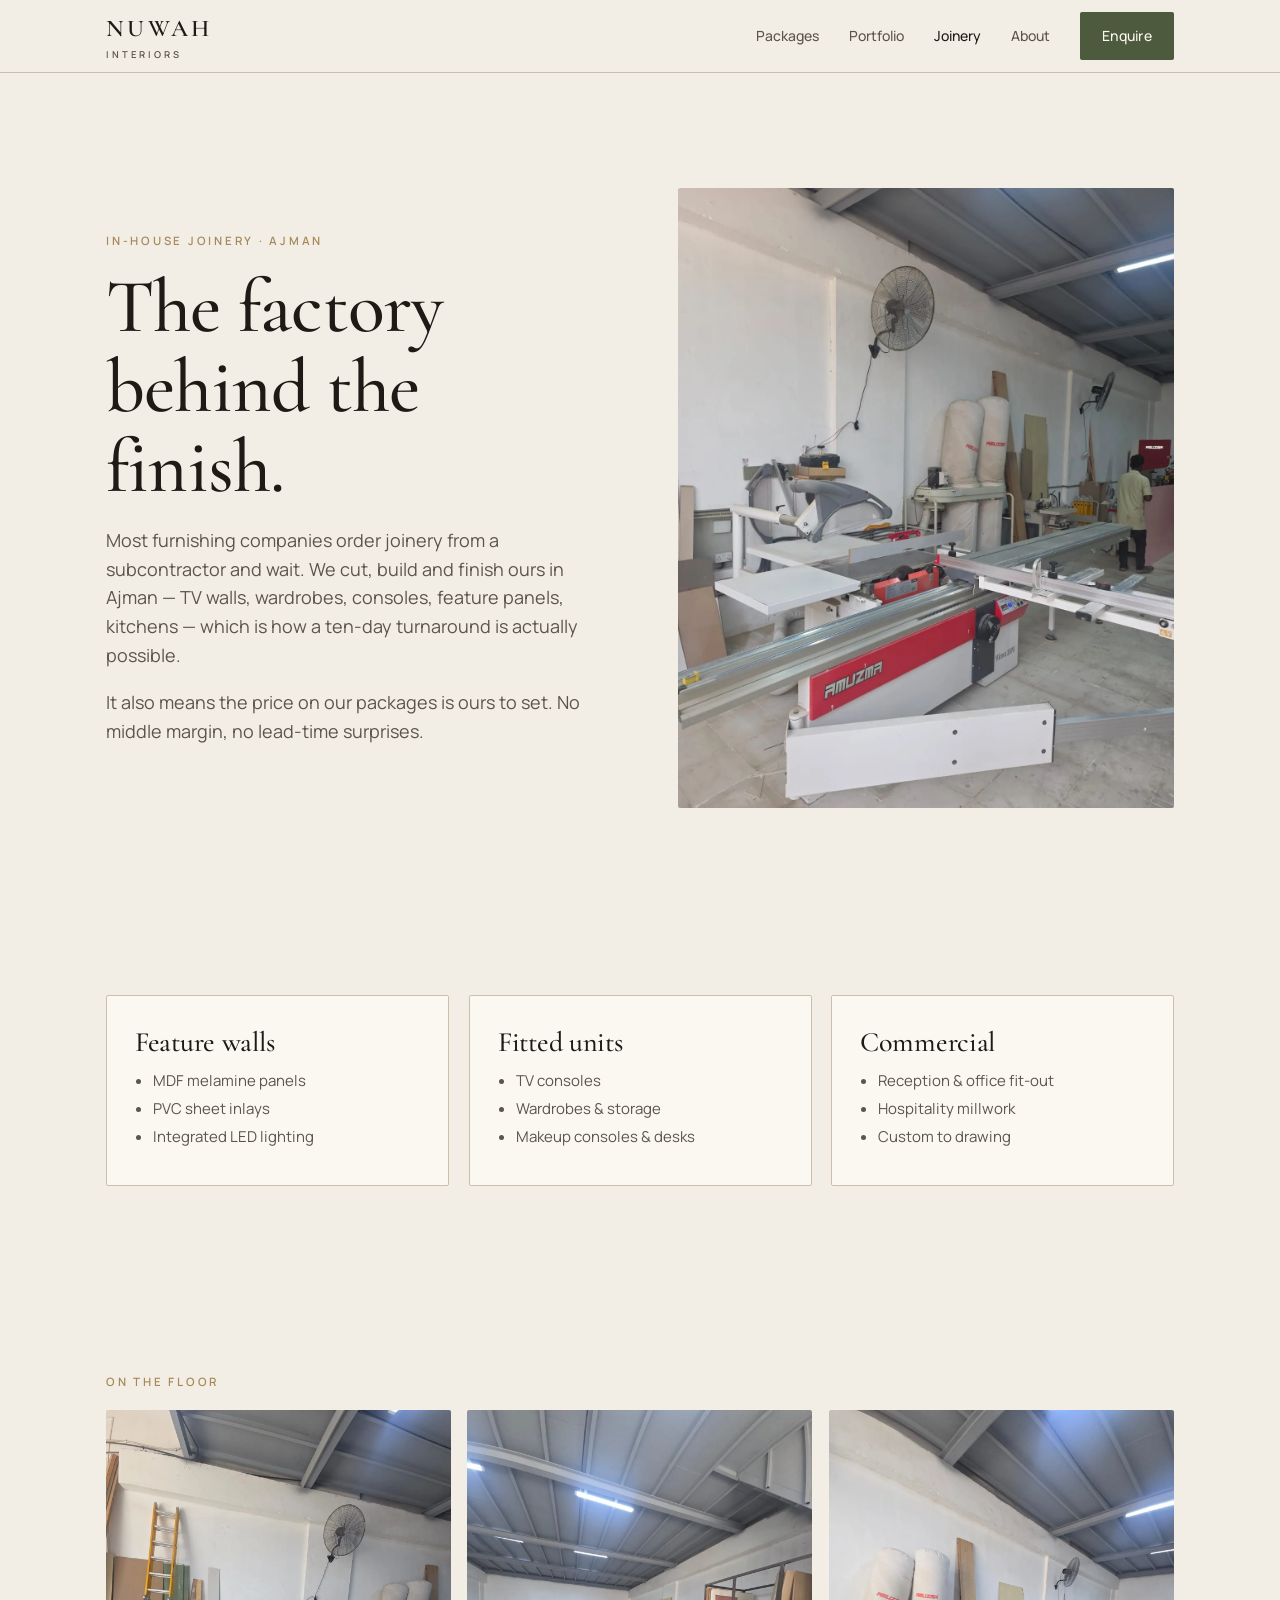
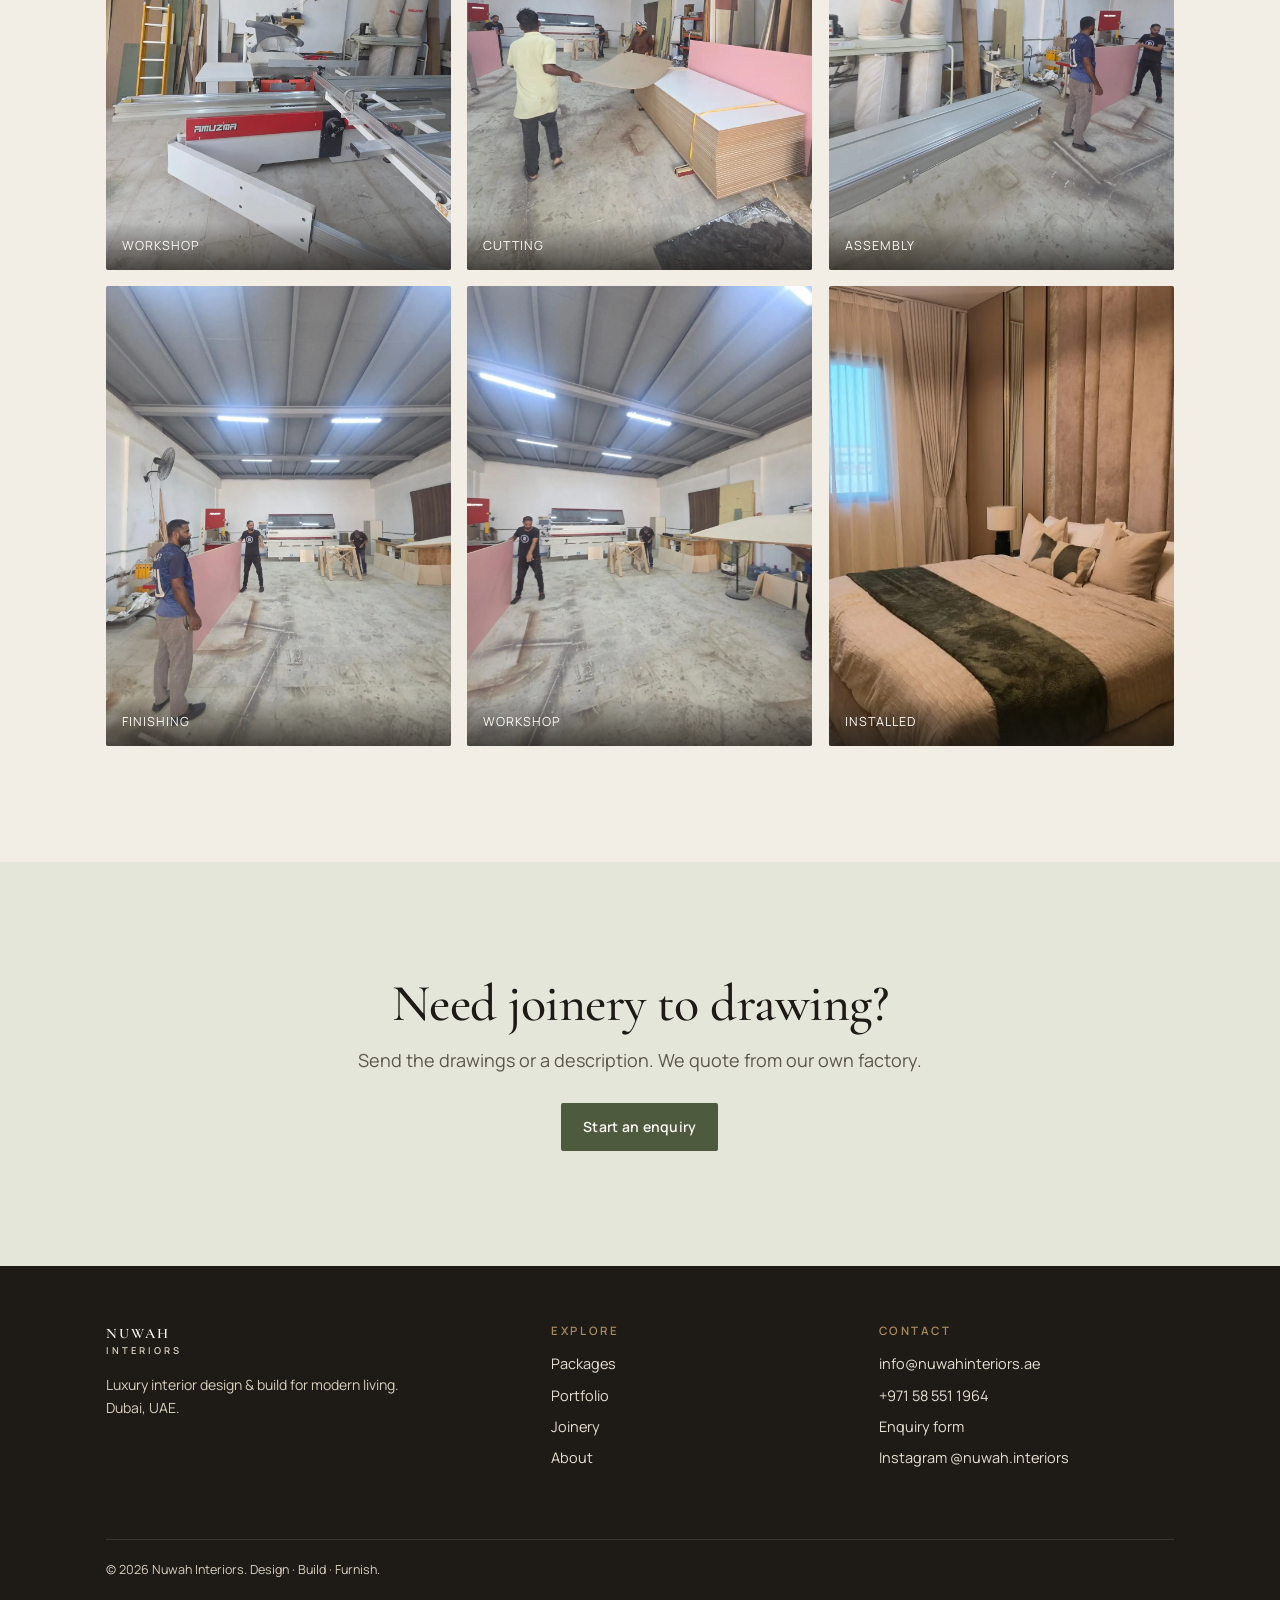
<file: joinery.html>
<!DOCTYPE html><html lang="en"><head><meta charset="UTF-8"><title>Nuwah Interiors</title><meta http-equiv="refresh" content="0; url=/joinery/"><link rel="canonical" href="https://nuwahinteriors.ae/joinery/"><script>location.replace('/joinery/')</script></head><body><a href="/joinery/">Continue</a></body></html>
</file>
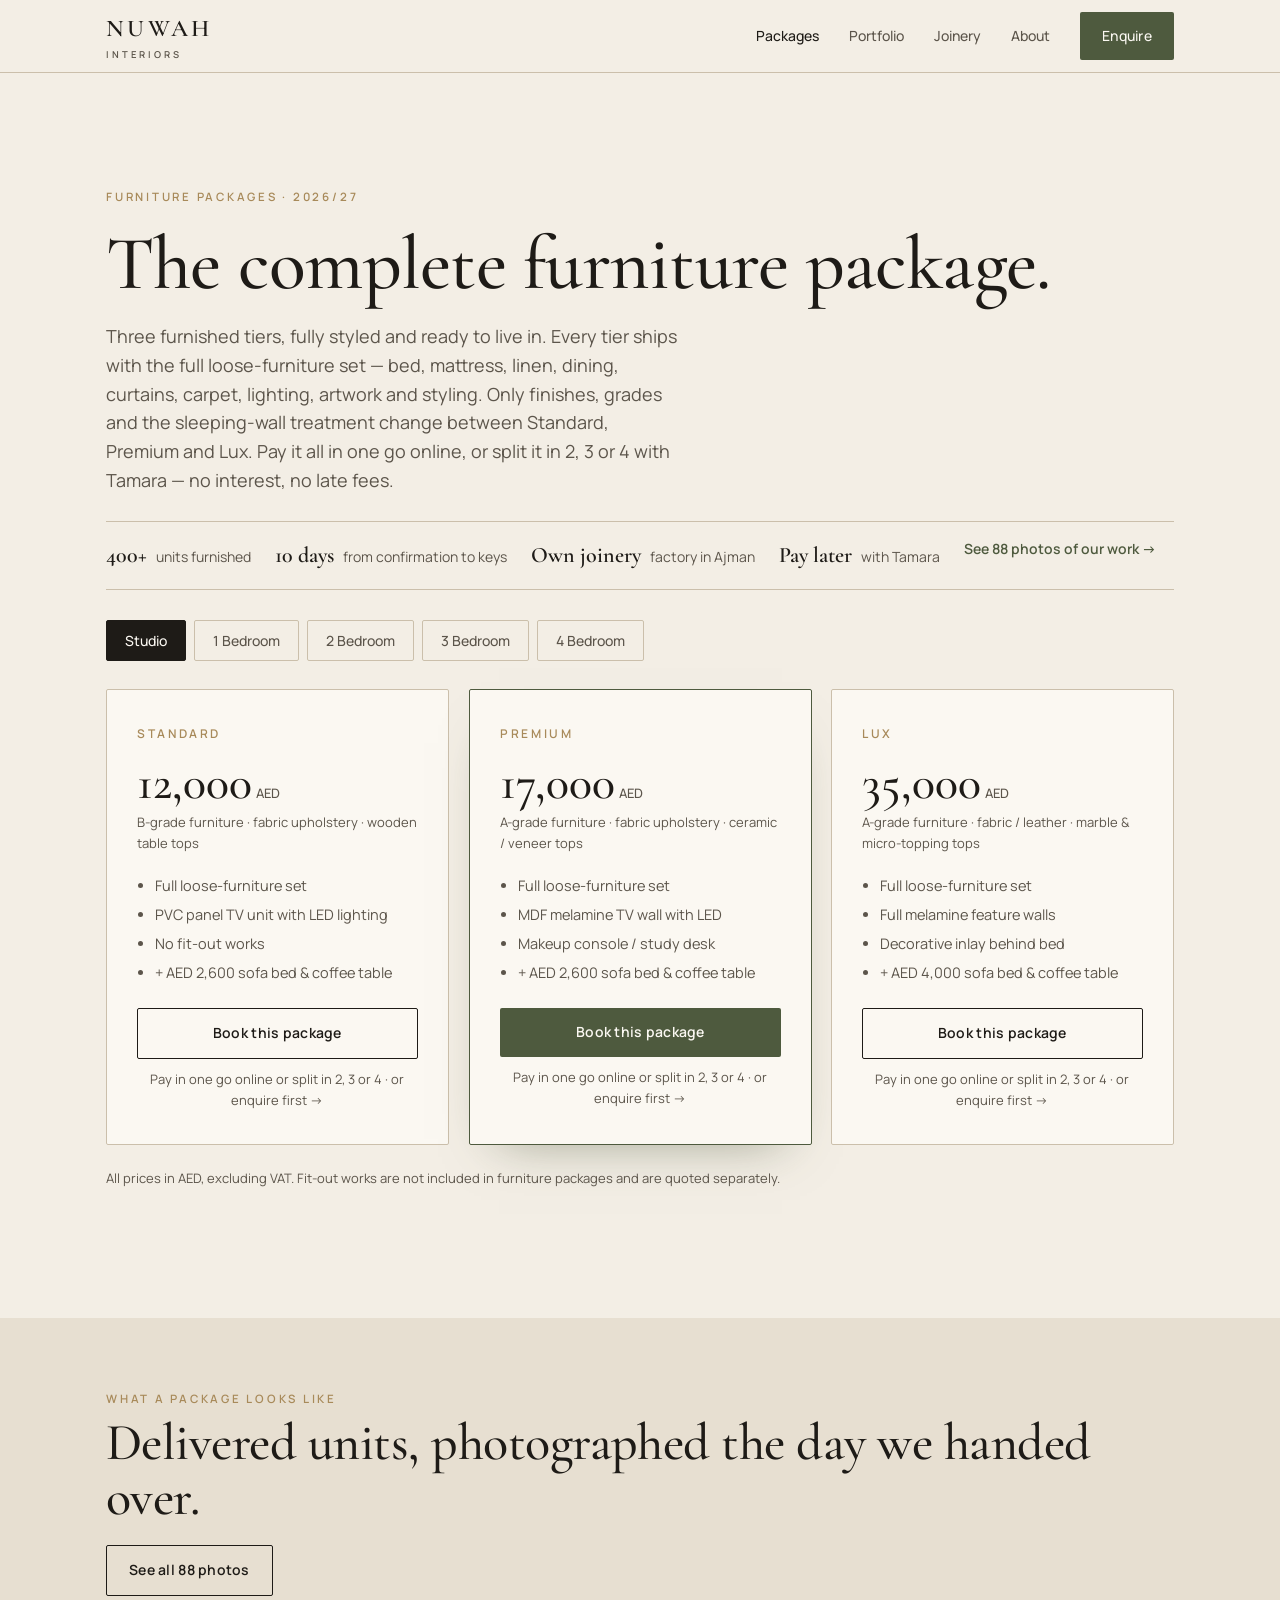
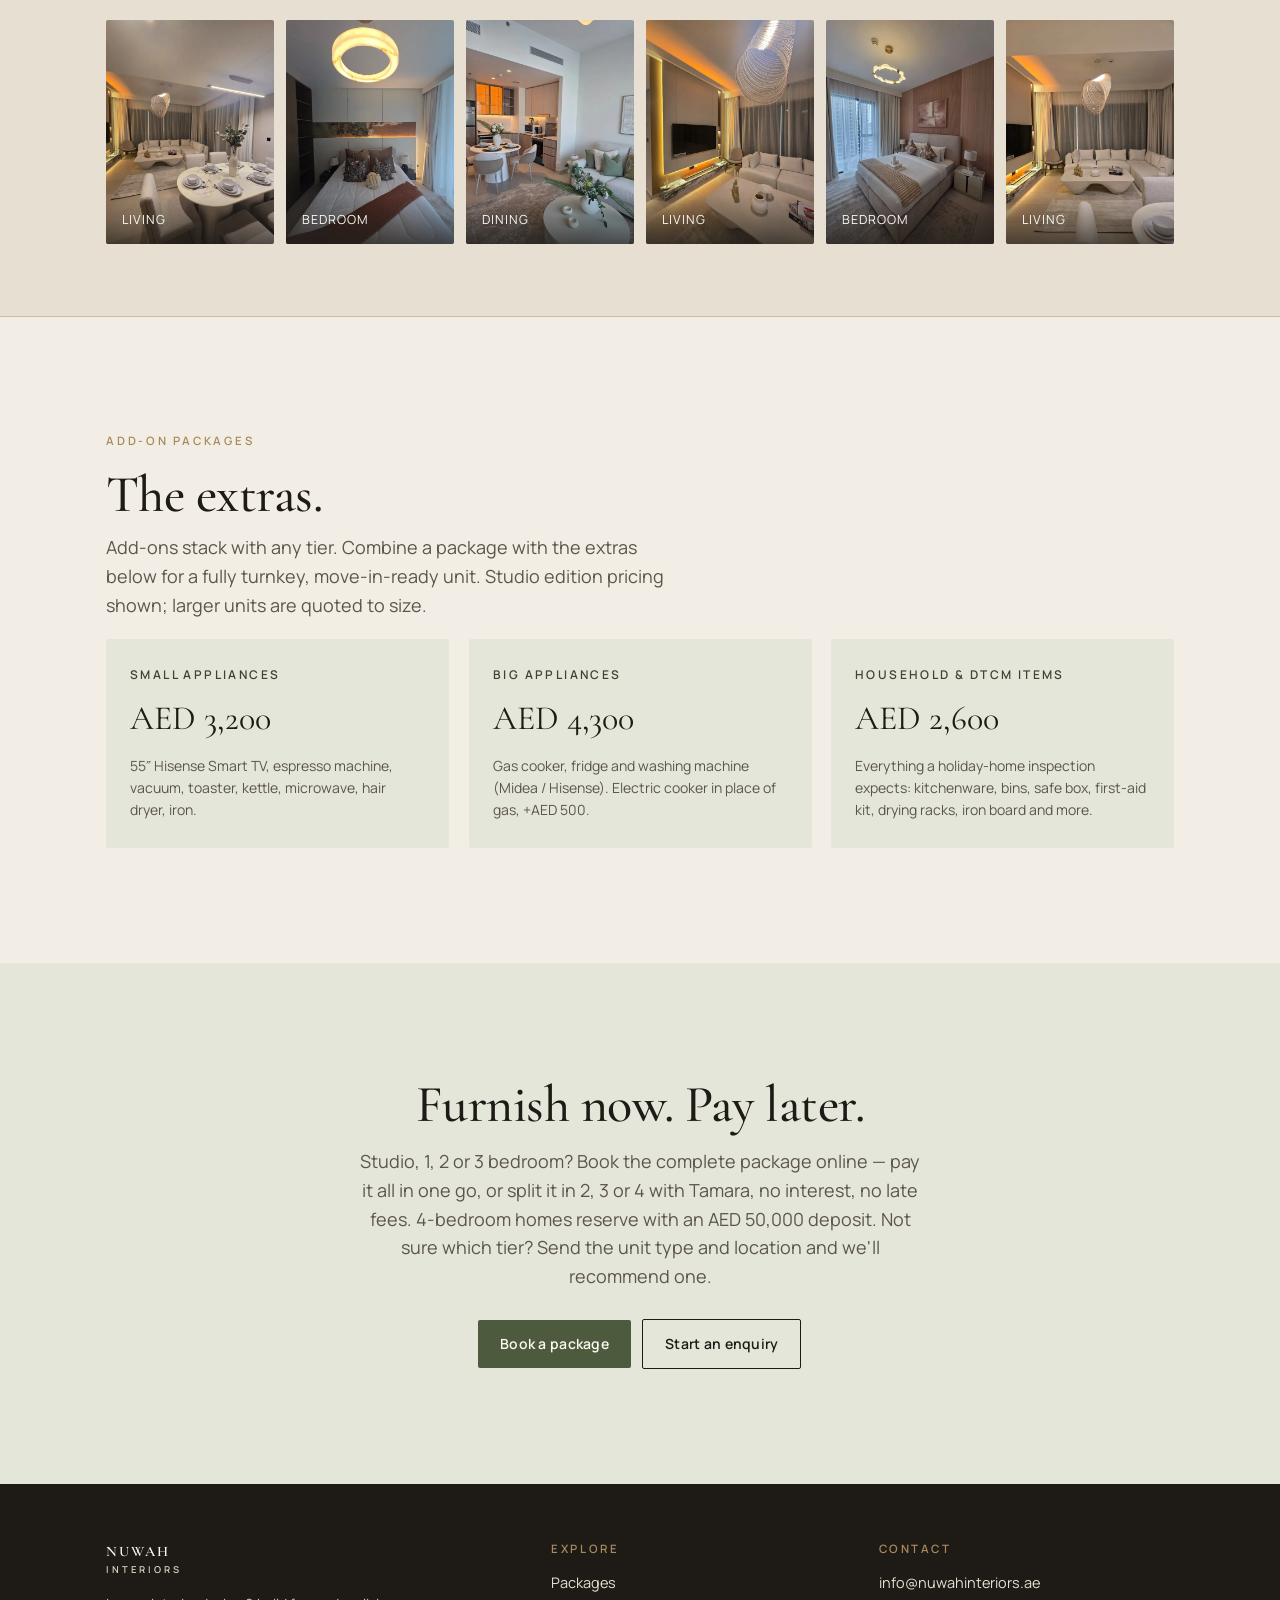
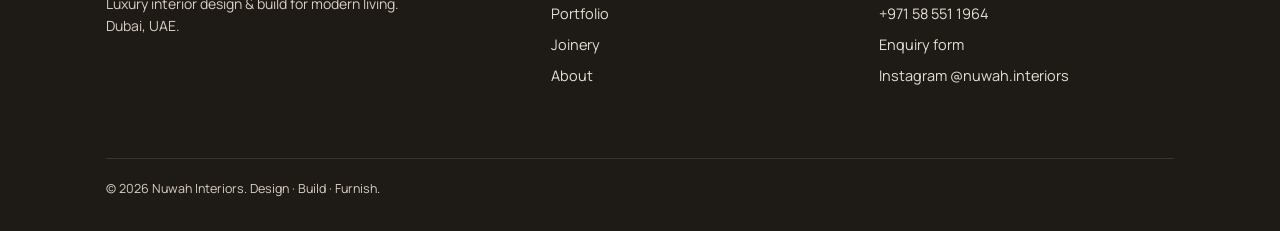
<file: packages.html>
<!DOCTYPE html><html lang="en"><head><meta charset="UTF-8"><title>Nuwah Interiors</title><meta http-equiv="refresh" content="0; url=/packages/"><link rel="canonical" href="https://nuwahinteriors.ae/packages/"><script>location.replace('/packages/')</script></head><body><a href="/packages/">Continue</a></body></html>
</file>
<file: styles.min.css>
:root{--paper:#F3EEE5;--sand:#E7DFD1;--sand-deep:#D9CFBE;--line:#CBBFAB;--ink:#1E1B17;--ink-soft:#5C554B;--olive:#4E5A3E;--olive-deep:#3B4530;--olive-tint:#E4E6DA;--brass:#A88A5A;--white:#FBF8F2;--max:1180px;--gutter:clamp(20px,5vw,56px)}*{box-sizing:border-box}html{scroll-behavior:smooth}body{margin:0;font-family:"Manrope",system-ui,sans-serif;font-size:16px;line-height:1.6;color:var(--ink);background:var(--paper);-webkit-font-smoothing:antialiased}img{max-width:100%;display:block}a{color:inherit}h1,h2,h3,.display{font-family:"Cormorant Garamond",Georgia,serif;font-weight:500;line-height:1.05;letter-spacing:-0.01em;margin:0}h1{font-size:clamp(40px,6.2vw,76px)}h2{font-size:clamp(32px,4.4vw,52px)}h3{font-size:clamp(22px,2.4vw,28px)}p{margin:0 0 1em}.lede{font-size:18px;color:var(--ink-soft);max-width:52ch}.eyebrow{font-size:11.5px;letter-spacing:0.24em;text-transform:uppercase;font-weight:600;color:var(--brass);margin:0 0 18px}.wrap{max-width:var(--max);margin:0 auto;padding:0 var(--gutter)}.section{padding:clamp(64px,9vw,120px) 0}.section-tight{padding:clamp(40px,6vw,72px) 0}.rule{border:0;height:1px;background:var(--line);margin:0}.nav{position:sticky;top:0;z-index:50;background:color-mix(in srgb,var(--paper) 88%,transparent);backdrop-filter:blur(10px);border-bottom:1px solid var(--line)}.nav .wrap{display:flex;align-items:center;justify-content:space-between;height:72px}.wordmark{font-family:"Cormorant Garamond",Georgia,serif;font-size:24px;font-weight:600;letter-spacing:0.14em;text-decoration:none;text-transform:uppercase}.wordmark small{display:block;font-family:"Manrope",sans-serif;font-size:9.5px;letter-spacing:0.3em;font-weight:600;color:var(--ink-soft);margin-top:-2px}.links{display:flex;gap:30px;align-items:center;list-style:none;margin:0;padding:0}.links a{text-decoration:none;font-size:14px;font-weight:500;color:var(--ink-soft)}.links a:hover,.links a.active{color:var(--ink)}.links a.btn,.links a.btn:hover{color:var(--white)}.btn{display:inline-block;padding:13px 22px;background:var(--olive);color:var(--white);font-size:14px;font-weight:600;letter-spacing:0.02em;text-decoration:none;border:0;border-radius:2px;cursor:pointer;transition:background .15s,transform .08s}.btn:hover{background:var(--olive-deep)}.btn:active{transform:translateY(1px)}.btn-ghost{background:transparent;color:var(--ink);border:1px solid var(--ink)}.btn-ghost:hover{background:var(--ink);color:var(--white)}.nav-toggle{display:none;background:none;border:0;font-size:26px;cursor:pointer}@media (max-width:820px){.links{display:none;position:absolute;top:72px;left:0;right:0;flex-direction:column;gap:0;background:var(--paper);border-bottom:1px solid var(--line)}.links.open{display:flex}.links li{width:100%}.links a{display:block;padding:16px var(--gutter);border-top:1px solid var(--line)}.links .btn{margin:12px var(--gutter) 20px;display:inline-block}.nav-toggle{display:block}}.hero{padding:clamp(48px,7vw,96px) 0 clamp(48px,7vw,88px)}.hero .wrap{display:grid;grid-template-columns:1.1fr 0.9fr;gap:clamp(32px,6vw,80px);align-items:center}.hero h1{margin-bottom:22px}.hero h1 em{font-style:italic;color:var(--olive)}.hero-actions{display:flex;gap:14px;flex-wrap:wrap;margin-top:30px}.hero-img{aspect-ratio:3 / 4;overflow:hidden;border-radius:2px;background:var(--sand)}.hero-img img{width:100%;height:100%;object-fit:cover}@media (max-width:820px){.hero .wrap{grid-template-columns:1fr}.hero-img{aspect-ratio:4 / 5}}.hero-bleed{position:relative;min-height:clamp(560px,82vh,860px);display:flex;align-items:center;padding:clamp(72px,10vw,120px) 0;color:var(--white);overflow:hidden;isolation:isolate}.hero-bleed .hero-bg{position:absolute;inset:0;width:100%;height:100%;object-fit:cover;object-position:50% 38%;z-index:-2}.hero-bleed::before{content:"";position:absolute;inset:0;z-index:-1;background:linear-gradient(100deg,rgba(30,27,23,.72) 0%,rgba(30,27,23,.48) 40%,rgba(30,27,23,.12) 68%,rgba(30,27,23,0) 100%),linear-gradient(180deg,rgba(30,27,23,.25) 0%,rgba(30,27,23,0) 30%)}.hero-bleed .wrap{display:block;width:100%}.hero-bleed .hero-copy{max-width:620px}.hero-bleed .eyebrow{color:var(--sand-deep)}.hero-bleed h1 em{color:var(--sand)}.hero-bleed .lede{color:rgba(251,248,242,.86)}.hero-bleed .btn-ghost{color:var(--white);border-color:rgba(251,248,242,.7)}.hero-bleed .btn-ghost:hover{background:var(--white);color:var(--ink);border-color:var(--white)}@media (max-width:820px){.hero-bleed{min-height:78vh}.hero-bleed .hero-bg{object-position:55% 50%}.hero-bleed::before{background:linear-gradient(180deg,rgba(30,27,23,.55) 0%,rgba(30,27,23,.72) 100%)}}.pkgs{display:grid;grid-template-columns:repeat(5,1fr);gap:16px}.pkg{display:block;text-decoration:none;color:inherit;background:var(--white);border:1px solid var(--line);border-radius:2px;overflow:hidden;transition:transform .2s,box-shadow .2s,border-color .2s}.pkg:hover{transform:translateY(-3px);border-color:var(--olive);box-shadow:0 24px 50px -30px rgba(78,90,62,.55)}.pkg figure{margin:0;aspect-ratio:3 / 4;overflow:hidden;background:var(--sand)}.pkg img{width:100%;height:100%;object-fit:cover;transition:transform .5s ease}.pkg:hover img{transform:scale(1.04)}.pkg-body{padding:18px 18px 20px}.pkg h3{font-size:24px;margin-bottom:4px}.pkg-from{font-size:13px;color:var(--ink-soft);margin-bottom:12px}.pkg-from strong{font-family:"Cormorant Garamond",Georgia,serif;font-size:22px;font-weight:600;color:var(--ink);margin-left:2px}.pkg-tiers{display:flex;flex-direction:column;gap:4px;font-size:12.5px;color:var(--ink-soft);border-top:1px solid var(--line);padding-top:12px}.pkg-tiers span::before{content:"·";color:var(--brass);margin-right:8px}@media (max-width:1080px){.pkgs{grid-template-columns:repeat(3,1fr)}}@media (max-width:640px){.pkgs{grid-template-columns:repeat(2,1fr)}}@media (max-width:400px){.pkgs{grid-template-columns:1fr}}.band{background:var(--olive);color:var(--white)}.band .wrap{display:grid;grid-template-columns:repeat(4,1fr);padding-top:40px;padding-bottom:40px;gap:24px}.stat .num{font-family:"Cormorant Garamond",serif;font-size:clamp(40px,5vw,60px);line-height:1;font-weight:500}.stat .lbl{font-size:12.5px;letter-spacing:0.16em;text-transform:uppercase;opacity:.82;margin-top:8px}@media (max-width:820px){.band .wrap{grid-template-columns:repeat(2,1fr)}}.split{display:grid;grid-template-columns:1fr 1fr;gap:clamp(32px,6vw,80px);align-items:center}.split.rev>:first-child{order:2}.split .img{aspect-ratio:4 / 5;overflow:hidden;border-radius:2px;background:var(--sand)}.split .img img{width:100%;height:100%;object-fit:cover}@media (max-width:820px){.split,.split.rev{grid-template-columns:1fr}.split.rev>:first-child{order:0}}.grid-3{display:grid;grid-template-columns:repeat(3,1fr);gap:20px}.grid-2{display:grid;grid-template-columns:repeat(2,1fr);gap:20px}.card{background:var(--white);border:1px solid var(--line);padding:32px 28px;border-radius:2px}.card h3{margin-bottom:12px}.card ul{margin:0;padding-left:18px;color:var(--ink-soft);font-size:15px}.card li{margin-bottom:4px}@media (max-width:820px){.grid-3,.grid-2{grid-template-columns:1fr}}.strip{display:flex;flex-wrap:wrap;gap:10px 28px;color:var(--ink-soft);font-size:14px}.strip span::after{content:"·";margin-left:28px;color:var(--line)}.strip span:last-child::after{content:""}.gallery{display:grid;grid-template-columns:repeat(3,1fr);gap:16px}.gallery figure{margin:0;aspect-ratio:3 / 4;overflow:hidden;border-radius:2px;background:var(--sand);position:relative}.gallery img{width:100%;height:100%;object-fit:cover;transition:transform .5s ease}.gallery figure:hover img{transform:scale(1.03)}.gallery figcaption{position:absolute;left:0;right:0;bottom:0;padding:14px 16px;font-size:12.5px;letter-spacing:.08em;text-transform:uppercase;color:var(--white);background:linear-gradient(transparent,rgba(30,27,23,.7))}.gallery figure{cursor:zoom-in}.gallery figure.wide{grid-column:span 2;aspect-ratio:auto}.gallery figure.hide{display:none}@media (max-width:820px){.gallery{grid-template-columns:repeat(2,1fr)}.gallery figure.wide{aspect-ratio:3 / 2}}@media (max-width:480px){.gallery{grid-template-columns:1fr}.gallery figure.wide{grid-column:auto}}.gallery.home-gallery{grid-template-columns:repeat(6,1fr);gap:12px}.home-gallery a{display:block}.home-gallery figure{cursor:pointer}@media (max-width:820px){.gallery.home-gallery{grid-template-columns:repeat(3,1fr)}}@media (max-width:480px){.gallery.home-gallery{grid-template-columns:repeat(2,1fr)}}.lb{position:fixed;inset:0;z-index:100;display:none;align-items:center;justify-content:center;background:rgba(30,27,23,.94)}.lb.on{display:flex}.lb img{max-width:min(92vw,1400px);max-height:86vh;width:auto;height:auto;object-fit:contain;border-radius:2px;box-shadow:0 30px 80px rgba(0,0,0,.5)}.lb button{position:absolute;background:none;border:0;color:var(--white);cursor:pointer;font-family:"Cormorant Garamond",serif;line-height:1;opacity:.75;transition:opacity .15s}.lb button:hover{opacity:1}.lb-x{top:14px;right:20px;font-size:44px}.lb-nav{top:50%;transform:translateY(-50%);font-size:72px;padding:20px 18px}.lb-prev{left:8px}.lb-next{right:8px}.lb-cap{position:absolute;bottom:18px;left:0;right:0;text-align:center;color:var(--sand-deep);font-size:12.5px;letter-spacing:.1em;text-transform:uppercase}@media (max-width:820px){.lb-nav{font-size:52px;padding:20px 8px}.lb img{max-height:80vh}}.proof{display:flex;flex-wrap:wrap;gap:10px 24px;margin:-14px 0 30px;padding:16px 0;border-top:1px solid var(--line);border-bottom:1px solid var(--line);font-size:14px;color:var(--ink-soft)}.proof strong{font-family:"Cormorant Garamond",Georgia,serif;font-size:22px;font-weight:600;color:var(--ink);margin-right:6px}.proof a{color:var(--olive);font-weight:600;text-decoration:none}.proof a:hover{color:var(--olive-deep)}.tier-tabs{display:flex;gap:8px;flex-wrap:wrap;margin-bottom:28px}.tier-tabs button{padding:10px 18px;background:transparent;border:1px solid var(--line);border-radius:2px;font-family:inherit;font-size:14px;font-weight:500;color:var(--ink-soft);cursor:pointer}.tier-tabs button.on{background:var(--ink);color:var(--white);border-color:var(--ink)}.tiers{display:grid;grid-template-columns:repeat(3,1fr);gap:20px}.tier{background:var(--white);border:1px solid var(--line);padding:34px 30px;border-radius:2px;position:relative}.tier.feat{border-color:var(--olive);box-shadow:0 24px 50px -30px rgba(78,90,62,.55)}.tier .name{font-size:12px;letter-spacing:.22em;text-transform:uppercase;font-weight:600;color:var(--brass)}.tier .price{font-family:"Cormorant Garamond",serif;font-size:48px;font-weight:500;line-height:1.1;margin:14px 0 2px}.tier .price small{font-family:"Manrope",sans-serif;font-size:13px;color:var(--ink-soft);font-weight:500;margin-left:4px}.tier .grade{font-size:13px;color:var(--ink-soft);margin-bottom:20px}.tier ul{margin:0 0 24px;padding-left:18px;font-size:14.5px;color:var(--ink-soft)}.tier li{margin-bottom:6px}.tier .btn{width:100%;text-align:center}.panel{display:none}.panel.on{display:block}.extras{display:grid;grid-template-columns:repeat(3,1fr);gap:20px;margin-top:20px}.extra{background:var(--olive-tint);padding:26px 24px;border-radius:2px}.extra .name{font-size:12px;letter-spacing:.2em;text-transform:uppercase;font-weight:600;color:var(--olive-deep)}.extra .price{font-family:"Cormorant Garamond",serif;font-size:34px;margin:8px 0 8px}.extra p{font-size:14px;color:var(--ink-soft);margin:0}@media (max-width:820px){.tiers,.extras{grid-template-columns:1fr}}.form-card{max-width:680px;margin:0 auto;background:var(--white);border:1px solid var(--line);padding:clamp(28px,5vw,48px);border-radius:2px}.field{margin-bottom:28px}.q{display:block;font-family:"Cormorant Garamond",serif;font-size:22px;font-weight:500;margin-bottom:6px}.q .opt{font-family:"Manrope",sans-serif;font-size:12px;color:var(--ink-soft);margin-left:8px}.hint{font-size:13px;color:var(--ink-soft);margin:0 0 14px}.choices{display:grid;grid-template-columns:repeat(2,1fr);gap:10px}.choice{position:relative;display:flex;align-items:center;justify-content:center;padding:14px 12px;border:1px solid var(--line);border-radius:2px;background:var(--paper);font-size:14.5px;font-weight:500;cursor:pointer;user-select:none;transition:.15s}.choice:hover{border-color:var(--olive)}.choice input{position:absolute;opacity:0;inset:0;margin:0;cursor:pointer}.choice.selected{background:var(--olive);border-color:var(--olive-deep);color:var(--white)}.choice:focus-within{outline:2px solid var(--olive-deep);outline-offset:2px}input[type=text],input[type=tel],input[type=email],select,textarea{width:100%;padding:14px 15px;font-family:inherit;font-size:15px;color:var(--ink);background:var(--paper);border:1px solid var(--line);border-radius:2px;appearance:none}textarea{min-height:110px;resize:vertical}select{background-image:url("data:image/svg+xml,%3Csvg xmlns='http://www.w3.org/2000/svg' width='14' height='14' viewBox='0 0 24 24' fill='none' stroke='%234E5A3E' stroke-width='2'%3E%3Cpath d='M6 9l6 6 6-6'/%3E%3C/svg%3E");background-repeat:no-repeat;background-position:right 15px center}input:focus-visible,select:focus-visible,textarea:focus-visible{outline:2px solid var(--olive-deep);outline-offset:2px}input:-webkit-autofill,input:-webkit-autofill:hover,input:-webkit-autofill:focus,select:-webkit-autofill,textarea:-webkit-autofill{-webkit-text-fill-color:var(--ink);caret-color:var(--ink);-webkit-box-shadow:0 0 0 1000px var(--paper) inset;box-shadow:0 0 0 1000px var(--paper) inset;border-color:var(--olive);transition:background-color 999999s ease-out 0s}input:autofill,select:autofill,textarea:autofill{color:var(--ink);background:var(--paper)}.submit{width:100%;padding:16px}.submit:disabled{opacity:.55;cursor:default}.error{color:#8A3A2A;font-size:13.5px;margin:14px 0 0;display:none}.error.show{display:block}.done{display:none;text-align:center;padding:24px 0 8px}.done.show{display:block}.form-card.sent .form-body{display:none}.check{width:54px;height:54px;margin:0 auto 20px;border-radius:50%;background:var(--olive);display:flex;align-items:center;justify-content:center}@media (max-width:460px){.choices{grid-template-columns:1fr}}.book-card{max-width:760px}.steps{display:grid;grid-template-columns:repeat(4,1fr);gap:14px;max-width:1040px;margin:0 auto 40px}.step{background:var(--white);border:1px solid var(--line);padding:18px 18px 16px;border-radius:2px;font-size:13.5px;line-height:1.5;color:var(--ink-soft)}.step i{display:block;font-style:normal;font-size:11px;letter-spacing:.22em;text-transform:uppercase;color:var(--brass);font-weight:600;margin-bottom:8px}.step b{display:block;font-family:"Cormorant Garamond",Georgia,serif;font-size:21px;font-weight:500;line-height:1.15;color:var(--ink);margin-bottom:6px}.tier-pick{display:grid;grid-template-columns:repeat(3,1fr);gap:10px}.tier-pick .choice{flex-direction:column;align-items:flex-start;justify-content:flex-start;text-align:left;padding:16px;gap:2px}.tier-pick .tn{font-size:11px;letter-spacing:.22em;text-transform:uppercase;color:var(--brass);font-weight:600}.tier-pick .tp{font-family:"Cormorant Garamond",Georgia,serif;font-size:28px;font-weight:600;line-height:1.15}.tier-pick .tp small{font-family:"Manrope",sans-serif;font-size:12px;font-weight:500;color:var(--ink-soft);margin-left:3px}.tier-pick .tg{font-size:12.5px;font-weight:400;color:var(--ink-soft);line-height:1.4}.tier-pick .choice.selected .tn{color:var(--sand)}.tier-pick .choice.selected .tg,.tier-pick .choice.selected .tp small{color:var(--sand-deep)}.pay-pick{grid-template-columns:1fr 1fr}.pay-pick .tg{margin-top:4px}.choice.off{opacity:.45;cursor:not-allowed}.choice.off:hover{border-color:var(--line)}.choice.off input{cursor:not-allowed}.row2{display:grid;grid-template-columns:1fr 1fr;gap:12px}.sum{background:var(--paper);border:1px solid var(--line);border-radius:2px;padding:20px 22px 16px;margin-bottom:28px}.sum .sr{display:flex;justify-content:space-between;align-items:baseline;gap:16px;padding:8px 0;border-bottom:1px solid var(--line);font-size:14.5px;color:var(--ink-soft)}.sum .sr:last-of-type{border-bottom:0}.sum .sr b{color:var(--ink);font-weight:600;text-align:right}.sum .sr.due b{font-family:"Cormorant Garamond",Georgia,serif;font-size:30px;font-weight:600;color:var(--olive);line-height:1}.sum .widget{margin-top:10px}.sum .widget:empty{display:none}.sum .fine{font-size:12.5px;color:var(--ink-soft);margin:12px 0 0;line-height:1.5}.agree{display:flex;gap:12px;align-items:flex-start;font-size:14px;line-height:1.5;color:var(--ink-soft);cursor:pointer}.agree input{width:18px;height:18px;margin:3px 0 0;flex:none;accent-color:var(--olive)}.secure{text-align:center;font-size:12.5px;color:var(--ink-soft);margin:14px 0 0}.spin{width:38px;height:38px;border:3px solid var(--sand-deep);border-top-color:var(--olive);border-radius:50%;margin:0 auto 20px;animation:spin .9s linear infinite}@keyframes spin{to{transform:rotate(360deg)}}.tier-enq{display:block;text-align:center;font-size:13px;margin-top:10px;color:var(--ink-soft);text-decoration:none}.tier-enq:hover{color:var(--olive)}@media (max-width:900px){.steps{grid-template-columns:1fr 1fr}}@media (max-width:560px){.steps,.tier-pick,.pay-pick,.row2{grid-template-columns:1fr}.sum .sr.due b{font-size:26px}}.faq{border-top:1px solid var(--line);padding:4px 0}.faq:last-of-type{border-bottom:1px solid var(--line)}.faq summary{cursor:pointer;list-style:none;display:flex;justify-content:space-between;align-items:center;gap:16px;padding:16px 0;font-family:"Cormorant Garamond",Georgia,serif;font-size:21px;font-weight:500;line-height:1.2}.faq summary::-webkit-details-marker{display:none}.faq summary::after{content:"+";font-family:"Manrope",sans-serif;font-size:20px;color:var(--olive);flex:none;transition:transform .2s}.faq[open] summary::after{transform:rotate(45deg)}.faq p{margin:0 0 18px;color:var(--ink-soft);font-size:15px;line-height:1.65}.rv{opacity:0;transition:opacity .8s cubic-bezier(.2,.65,.2,1),transform .8s cubic-bezier(.2,.65,.2,1);will-change:opacity,transform}.rv-up{transform:translateY(26px)}.rv-left{transform:translateX(-38px)}.rv-right{transform:translateX(38px)}.rv.in{opacity:1;transform:none}.pkg.rv.in:hover{transform:translateY(-3px)}.rv.hero-img.in{transition-duration:1.1s}.gallery figure.rv{transition-duration:.6s}.gallery figure.rv img{transition:transform .5s ease}@media (prefers-reduced-motion:reduce){.rv{opacity:1;transform:none;transition:none}}.footer{background:var(--ink);color:var(--sand);padding:56px 0 32px}.footer .wrap{display:grid;grid-template-columns:1.4fr 1fr 1fr;gap:32px}.footer .wordmark{color:var(--white)}.footer .wordmark small{color:var(--sand-deep)}.footer p{font-size:14px;color:var(--sand-deep);max-width:36ch}.footer .fh,.footer h4{margin:0 0 12px;font-size:11.5px;letter-spacing:.22em;text-transform:uppercase;color:var(--brass);font-weight:600}.footer a{color:var(--sand);text-decoration:none;font-size:14.5px;display:block;margin-bottom:8px}.footer a:hover{color:var(--white)}.copy{grid-column:1 / -1;border-top:1px solid #3a352e;margin-top:30px;padding-top:20px;font-size:12.5px;color:var(--sand-deep)}@media (max-width:820px){.footer .wrap{grid-template-columns:1fr}}
</file>
